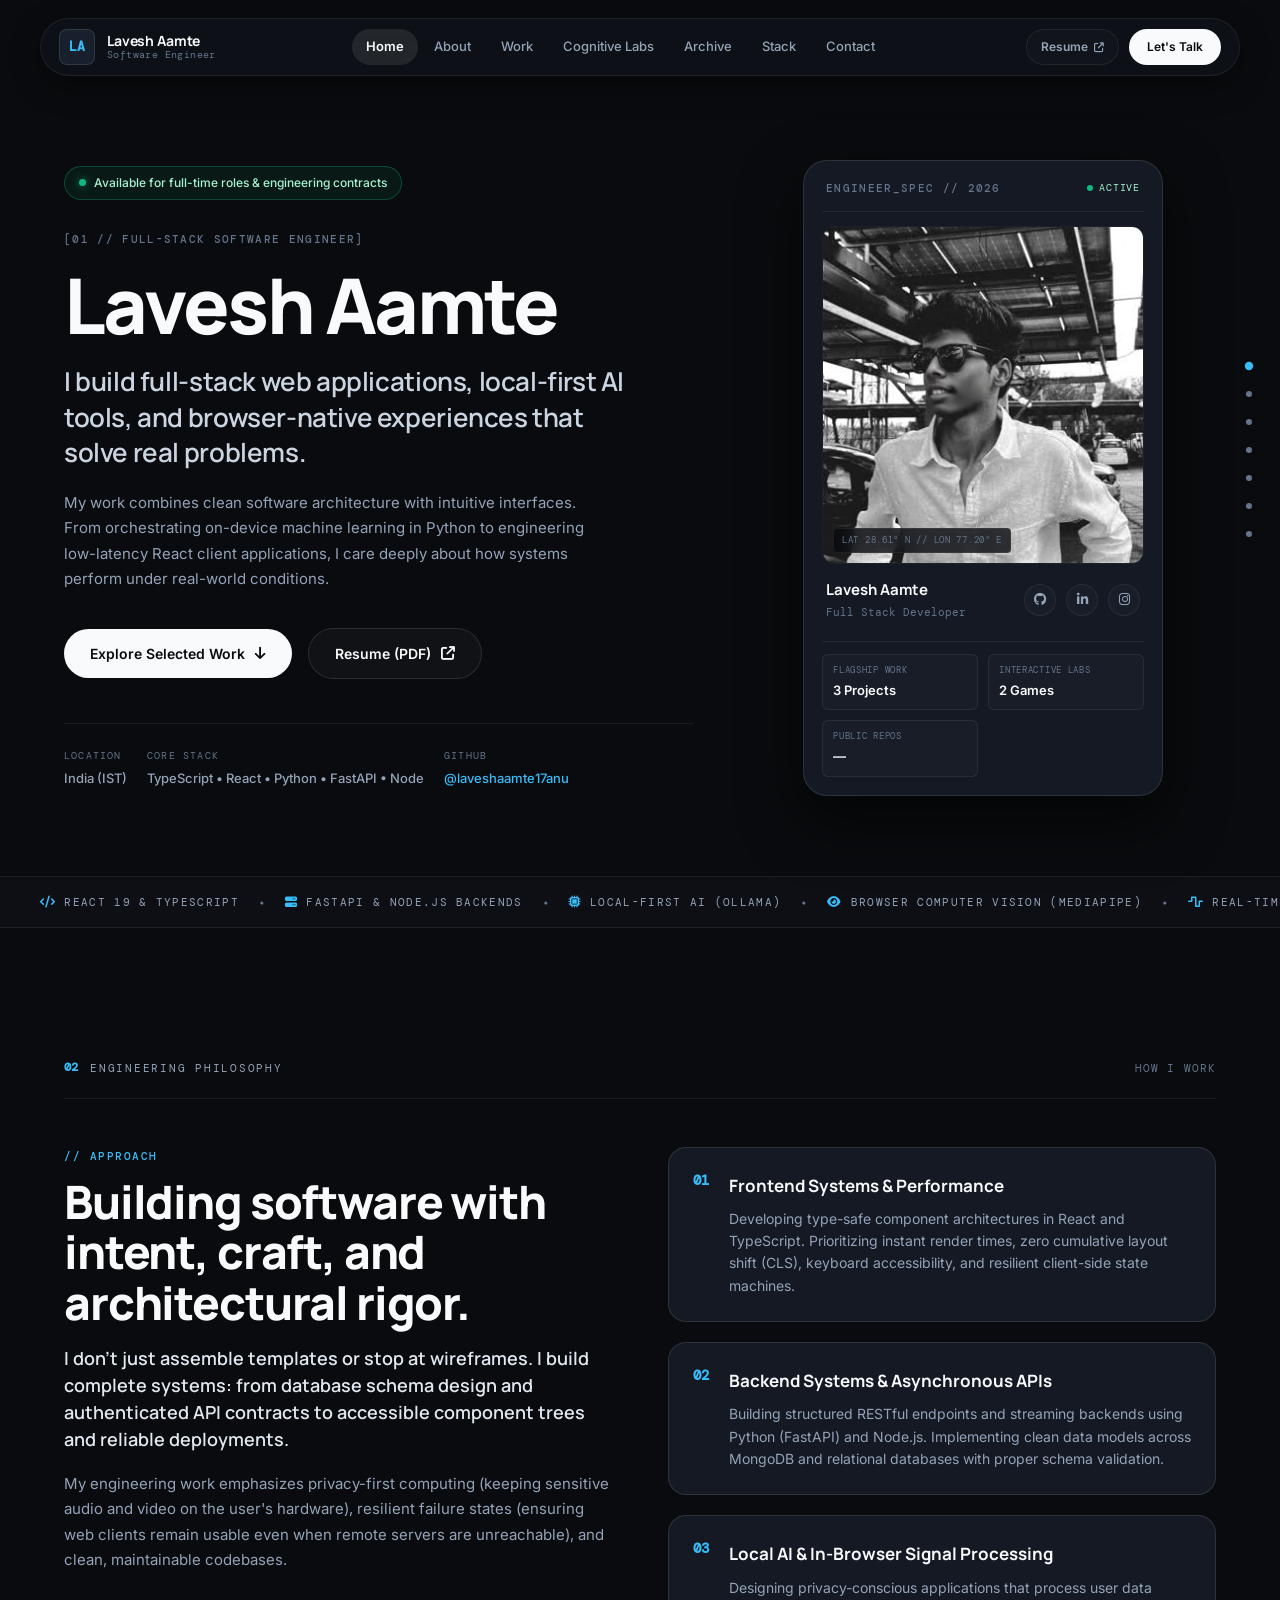
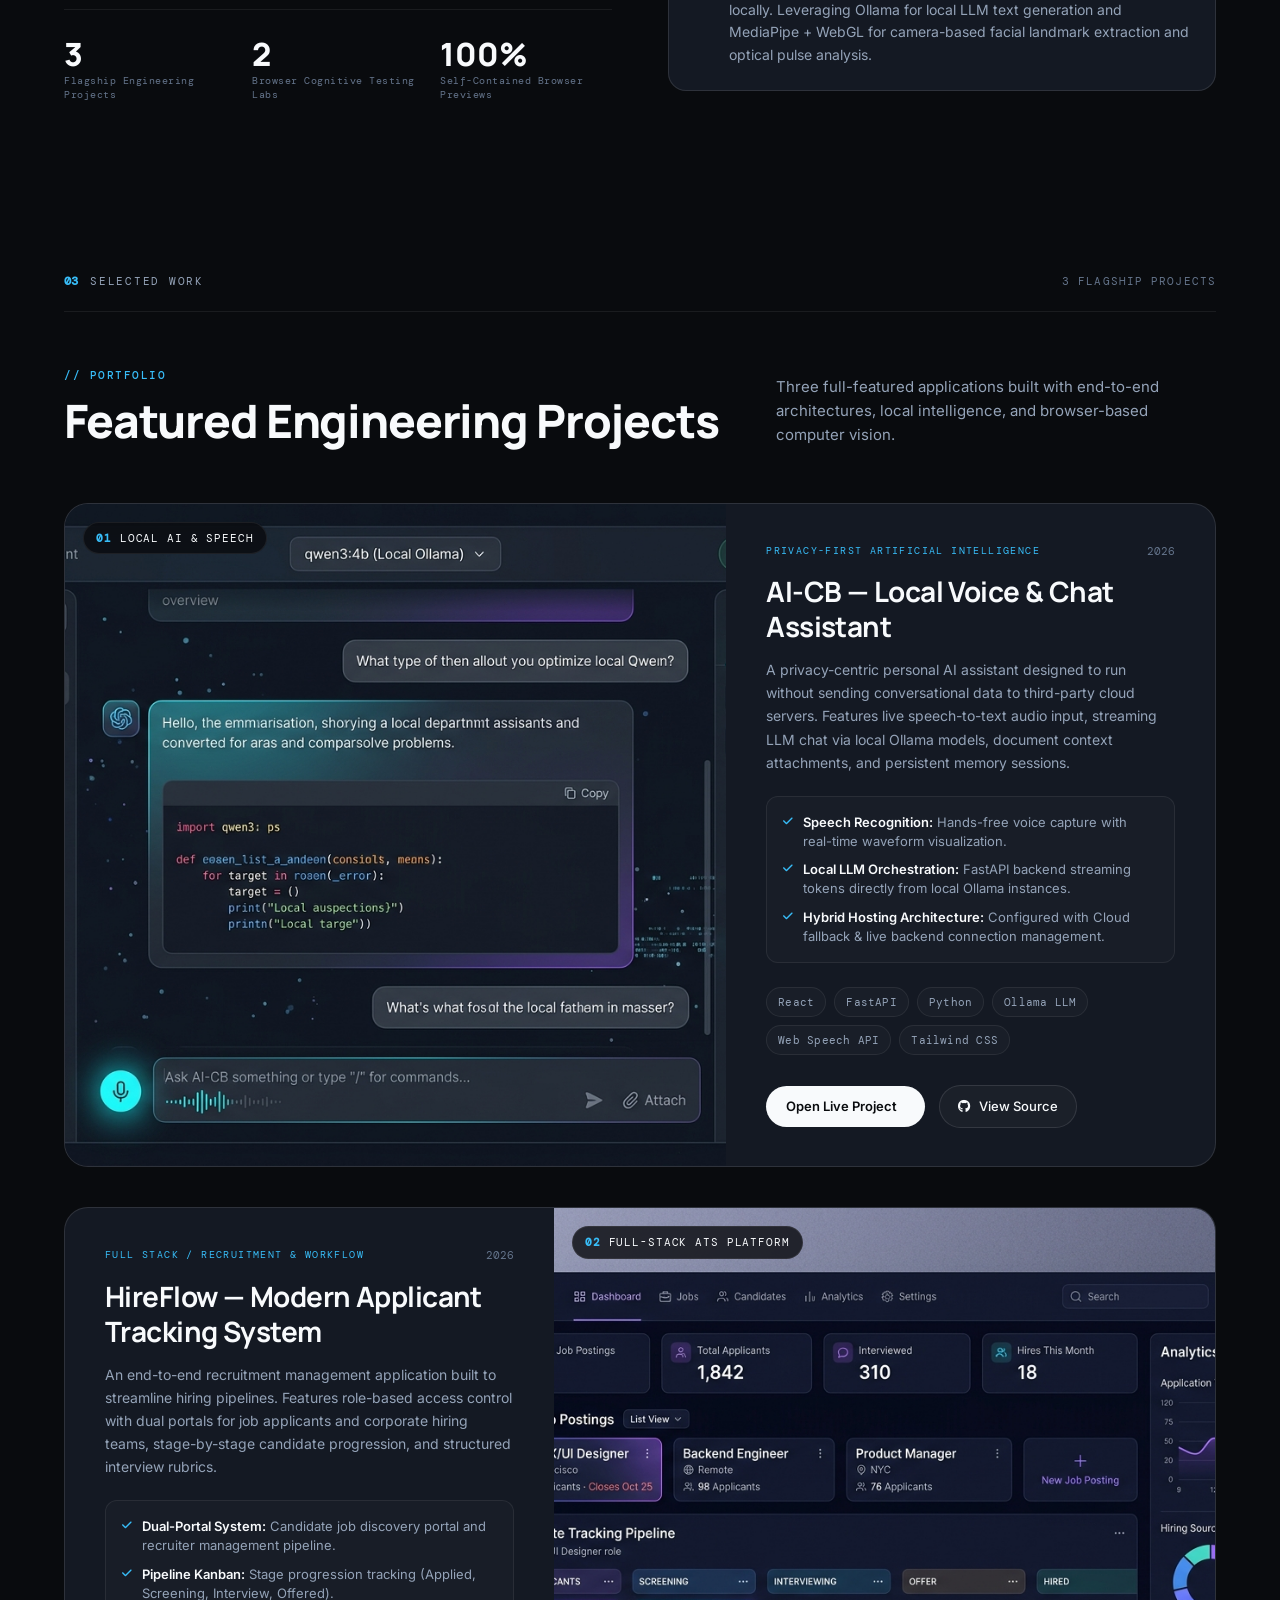
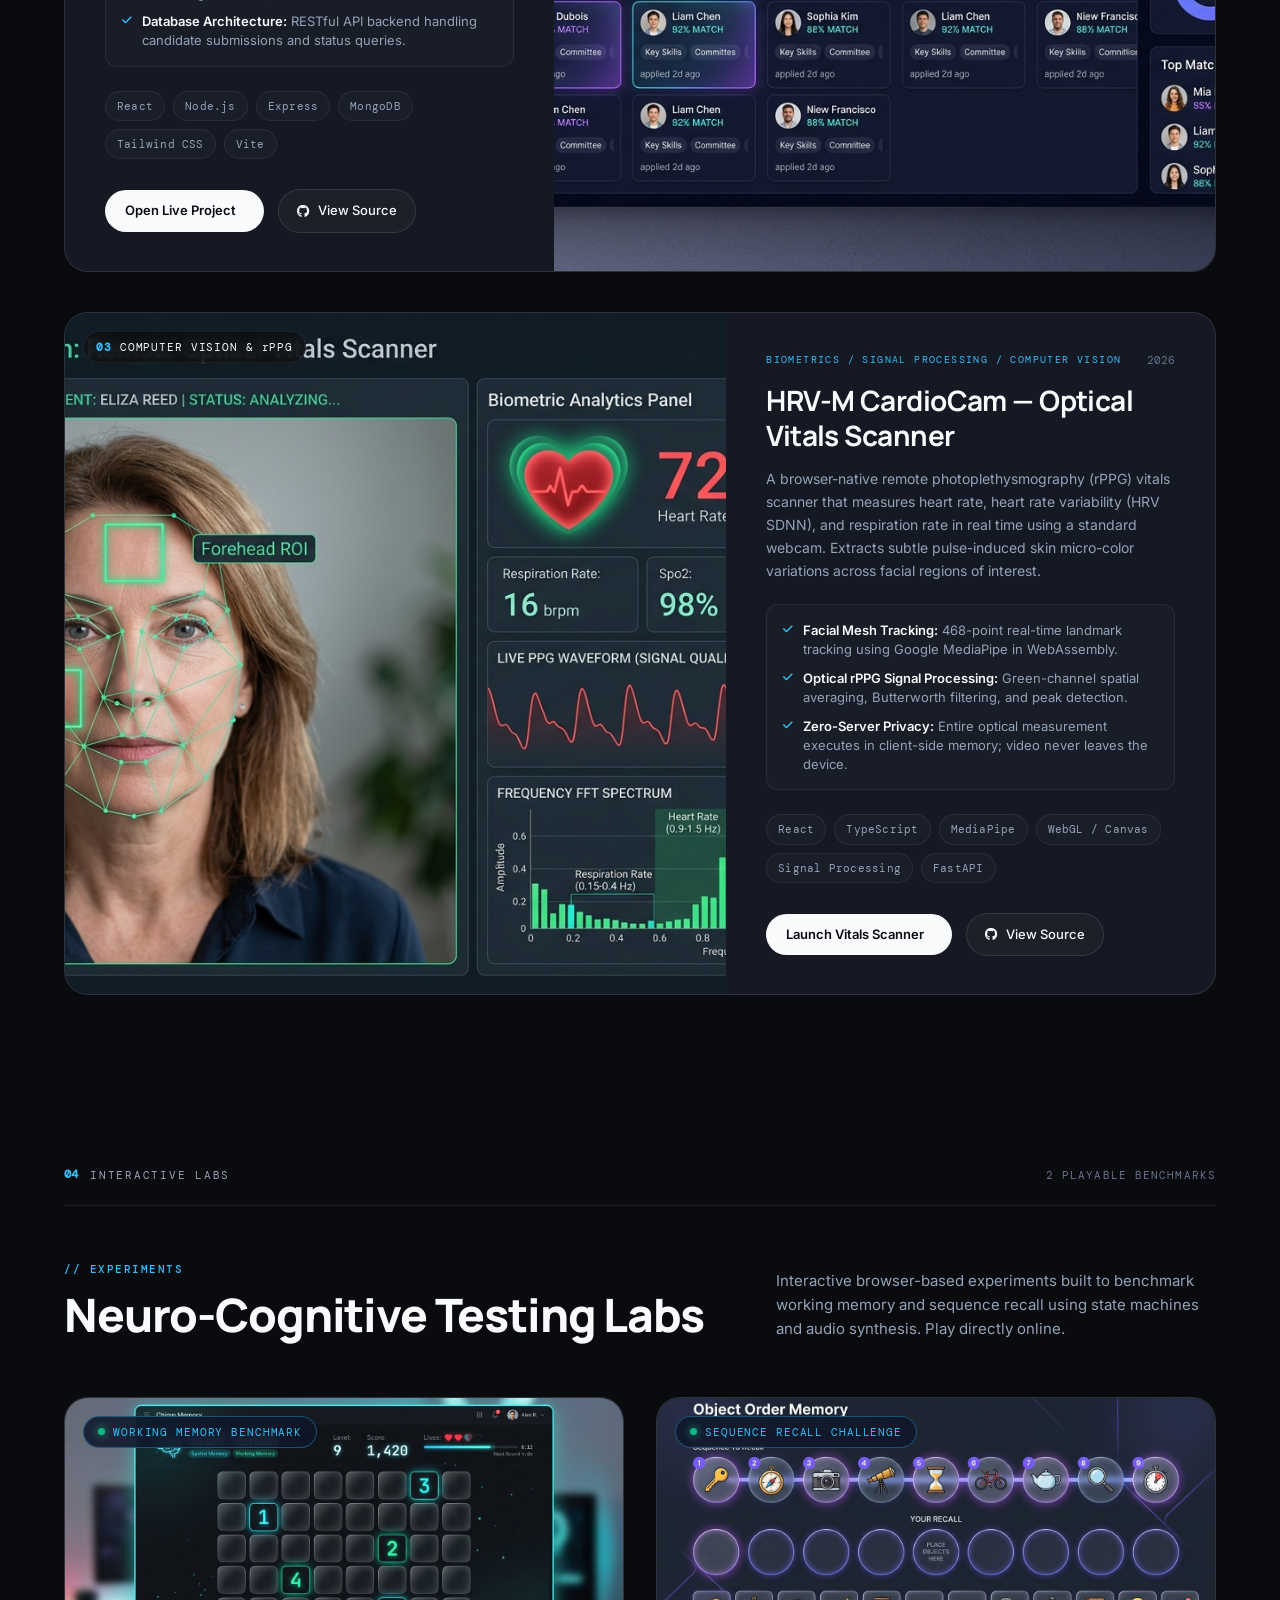
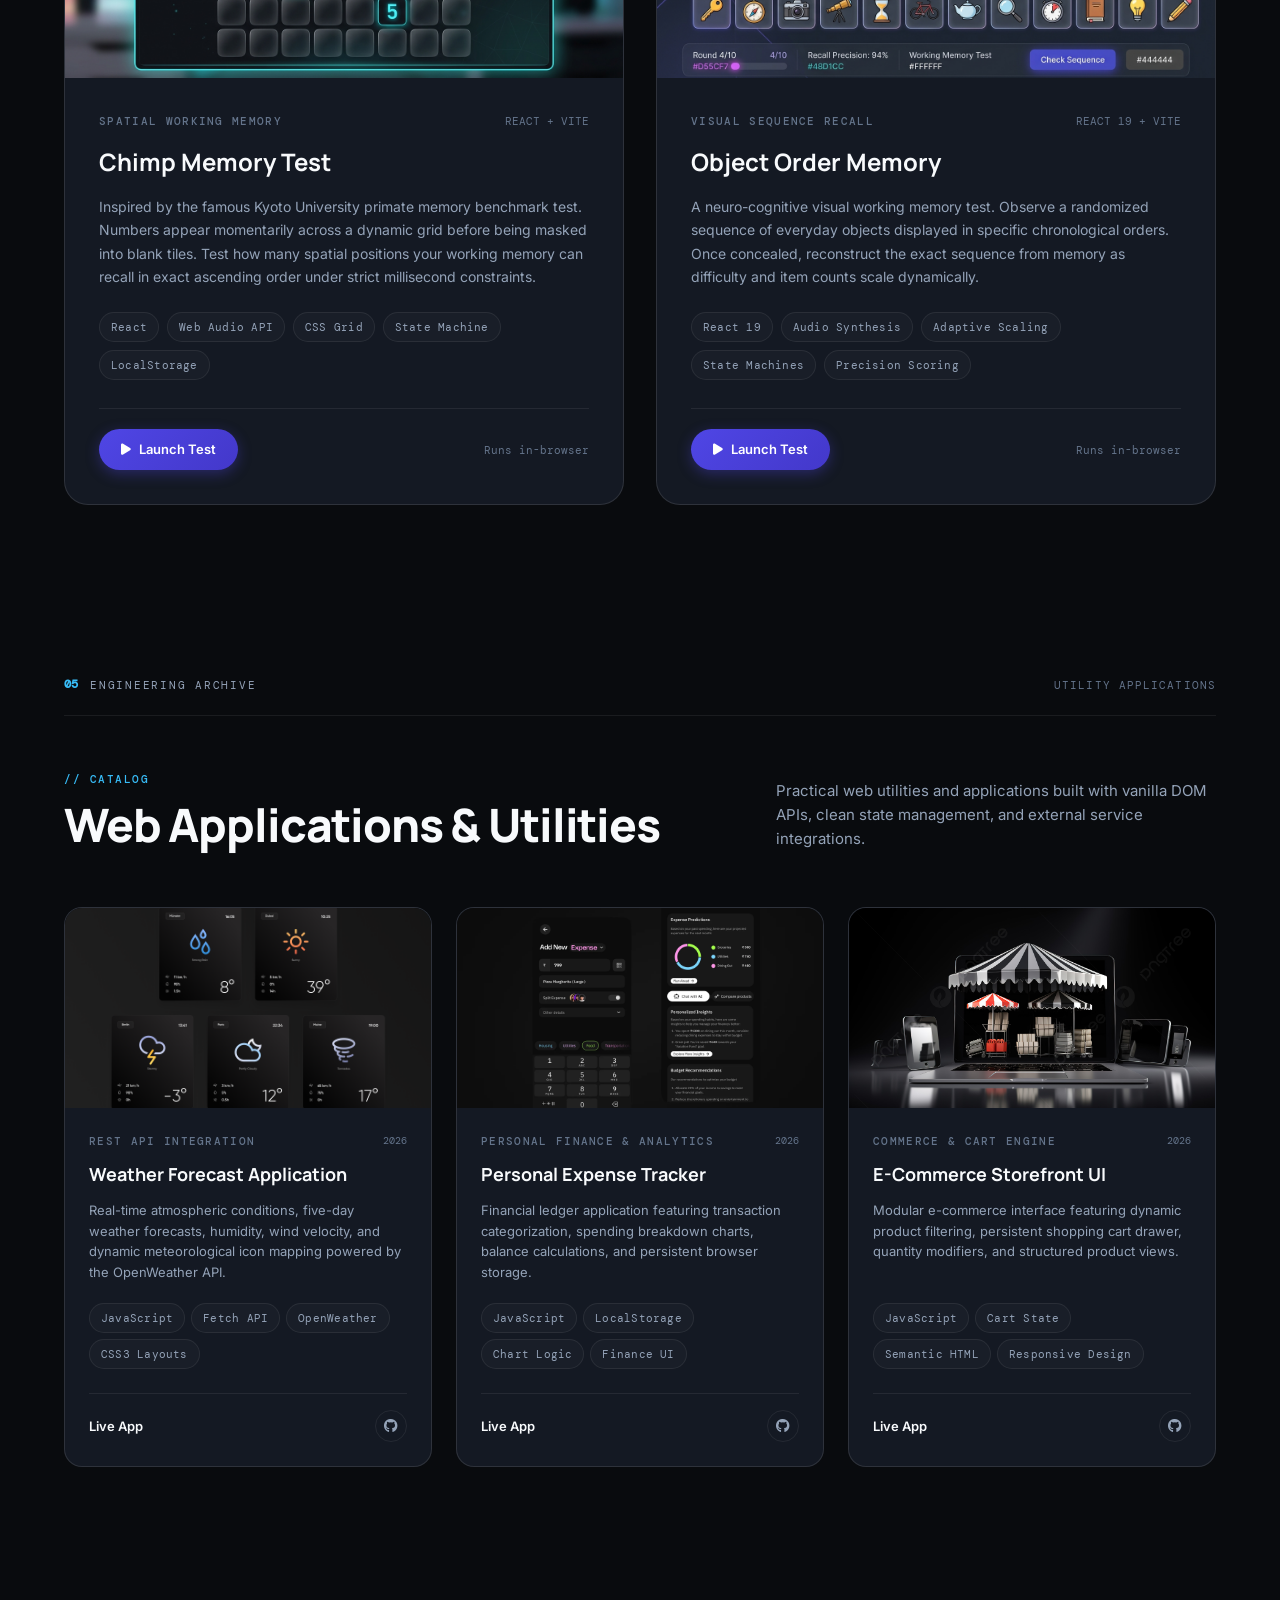
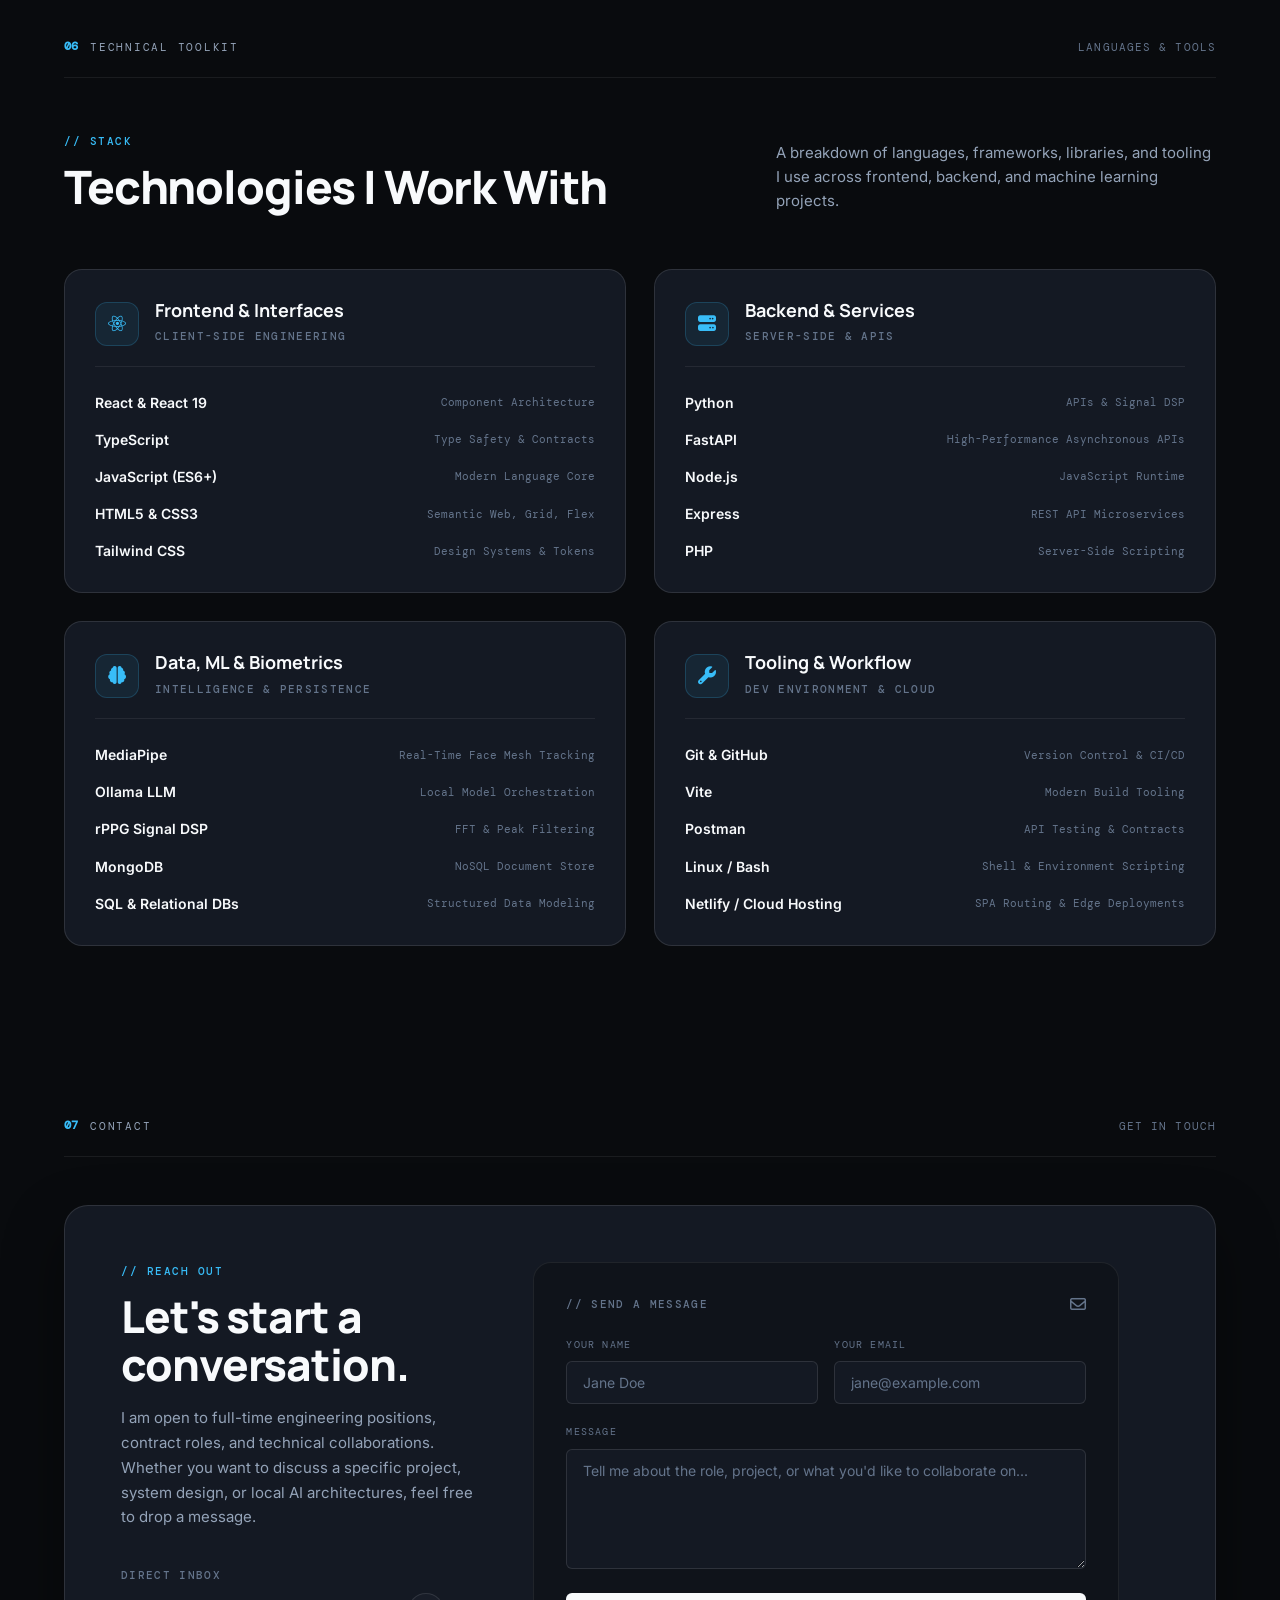
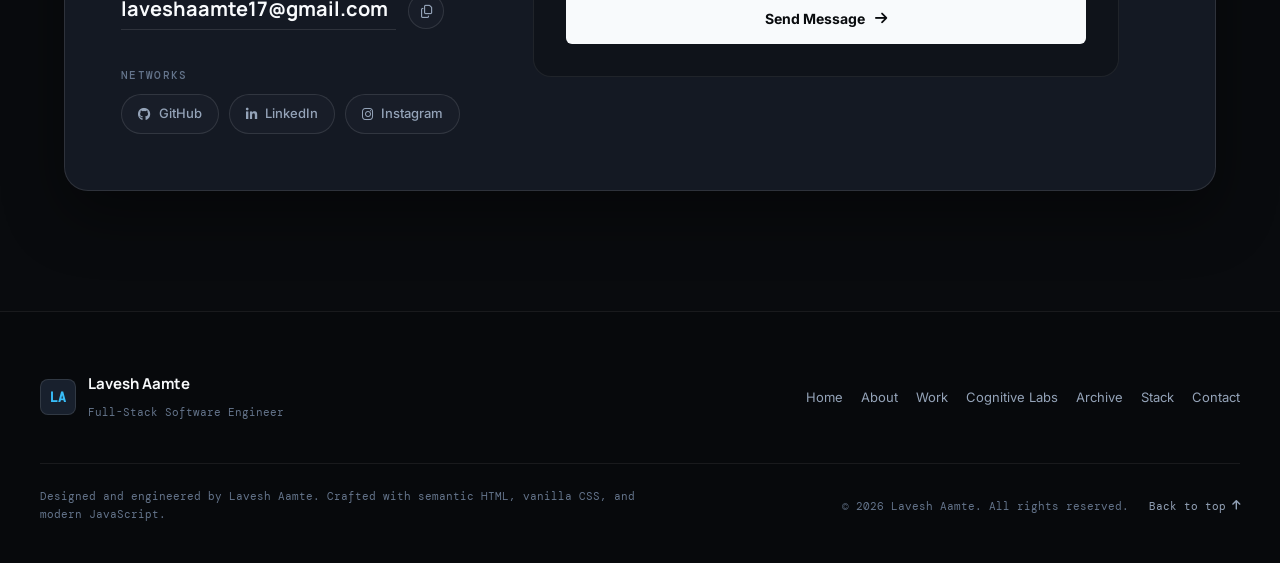
<file: index.html>
<!DOCTYPE html>
<html lang="en">
<head>
  <meta charset="UTF-8" />
  <meta name="viewport" content="width=device-width, initial-scale=1.0" />

  <title>Lavesh Aamte — Full-Stack Software Engineer</title>
  <meta
    name="description"
    content="Lavesh Aamte — Full-stack software engineer building web applications, local AI tools, and browser-native experiences. Specializing in React, TypeScript, Python, and FastAPI."
  />

  <link rel="preconnect" href="https://fonts.googleapis.com" />
  <link rel="preconnect" href="https://fonts.gstatic.com" crossorigin />
  <link
    href="https://fonts.googleapis.com/css2?family=DM+Mono:ital,wght@0,400;0,500;1,400&family=Inter:wght@300;400;500;600;700&family=Manrope:wght@500;600;700;800&display=swap"
    rel="stylesheet"
  />
  <link
    rel="stylesheet"
    href="https://cdnjs.cloudflare.com/ajax/libs/font-awesome/6.5.2/css/all.min.css"
  />
  <link rel="stylesheet" href="style.css" />
</head>

<body>

  <!-- SCROLL PROGRESS -->
  <div class="scroll-progress"><span id="scrollProgressBar"></span></div>

  <!-- SUBTLE STRUCTURAL GRID BACKGROUND -->
  <div class="grid-canvas" aria-hidden="true"></div>

  <!-- NAVBAR -->
  <header class="navbar" id="navbar">
    <a href="#home" class="brand" aria-label="Lavesh Aamte Home">
      <span class="brand-monogram">LA</span>
      <div class="brand-text">
        <span class="brand-name">Lavesh Aamte</span>
        <span class="brand-role">Software Engineer</span>
      </div>
    </a>

    <nav class="desktop-nav" aria-label="Primary Navigation">
      <a href="#home" class="nav-link active">Home</a>
      <a href="#about" class="nav-link">About</a>
      <a href="#projects" class="nav-link">Work</a>
      <a href="#games" class="nav-link">Cognitive Labs</a>
      <a href="#archive" class="nav-link">Archive</a>
      <a href="#skills" class="nav-link">Stack</a>
      <a href="#contact" class="nav-link">Contact</a>
    </nav>

    <div class="nav-actions">
      <a href="LAVESHresu.pdf" target="_blank" rel="noopener noreferrer" class="btn-nav-resume">
        <span>Resume</span>
        <i class="fa-solid fa-arrow-up-right-from-square"></i>
      </a>
      <a href="#contact" class="btn-nav-contact">Let's Talk</a>
      <button class="menu-btn" aria-label="Toggle navigation menu" aria-expanded="false">
        <i class="fa-solid fa-bars"></i>
      </button>
    </div>
  </header>

  <!-- MOBILE MENU -->
  <div class="mobile-menu" id="mobileMenu">
    <div class="mobile-menu-head">
      <span class="mono-label">// NAVIGATION</span>
      <span class="mono-label">2026</span>
    </div>
    <nav class="mobile-nav-links">
      <a href="#home"><span class="nav-num">01</span><span>Home</span><i class="fa-solid fa-arrow-right"></i></a>
      <a href="#about"><span class="nav-num">02</span><span>About & Philosophy</span><i class="fa-solid fa-arrow-right"></i></a>
      <a href="#projects"><span class="nav-num">03</span><span>Selected Work</span><i class="fa-solid fa-arrow-right"></i></a>
      <a href="#games"><span class="nav-num">04</span><span>Cognitive Labs</span><i class="fa-solid fa-arrow-right"></i></a>
      <a href="#archive"><span class="nav-num">05</span><span>Engineering Archive</span><i class="fa-solid fa-arrow-right"></i></a>
      <a href="#skills"><span class="nav-num">06</span><span>Technical Stack</span><i class="fa-solid fa-arrow-right"></i></a>
      <a href="#contact"><span class="nav-num">07</span><span>Contact</span><i class="fa-solid fa-arrow-right"></i></a>
    </nav>
    <div class="mobile-menu-footer">
      <a href="LAVESHresu.pdf" target="_blank" rel="noopener noreferrer" class="mobile-resume-btn">
        <i class="fa-solid fa-file-pdf"></i> Download Resume (PDF)
      </a>
    </div>
  </div>

  <!-- FLOATING SECTION RAIL -->
  <nav class="section-rail" aria-label="Quick Section Nav">
    <a href="#home" data-rail="home" aria-label="Home"><span></span><small>Home</small></a>
    <a href="#about" data-rail="about" aria-label="About"><span></span><small>About</small></a>
    <a href="#projects" data-rail="projects" aria-label="Work"><span></span><small>Work</small></a>
    <a href="#games" data-rail="games" aria-label="Labs"><span></span><small>Cognitive Labs</small></a>
    <a href="#archive" data-rail="archive" aria-label="Archive"><span></span><small>Archive</small></a>
    <a href="#skills" data-rail="skills" aria-label="Stack"><span></span><small>Stack</small></a>
    <a href="#contact" data-rail="contact" aria-label="Contact"><span></span><small>Contact</small></a>
  </nav>

  <main>

    <!-- =========================================================
         HERO SECTION
    ========================================================== -->
    <section class="hero-section" id="home">
      <div class="hero-layout">
        <div class="hero-content">
          <div class="status-badge">
            <span class="status-dot"></span>
            <span>Available for full-time roles &amp; engineering contracts</span>
          </div>

          <div class="hero-intro-tag">
            <span class="mono-label">[01 // FULL-STACK SOFTWARE ENGINEER]</span>
          </div>

          <h1 class="hero-title">
            Lavesh Aamte
          </h1>

          <p class="hero-subtitle">
            I build full-stack web applications, local-first AI tools, and browser-native experiences that solve real problems.
          </p>

          <p class="hero-description">
            My work combines clean software architecture with intuitive interfaces. From orchestrating on-device machine learning in Python to engineering low-latency React client applications, I care deeply about how systems perform under real-world conditions.
          </p>

          <div class="hero-cta-group">
            <a href="#projects" class="btn btn-primary">
              <span>Explore Selected Work</span>
              <i class="fa-solid fa-arrow-down"></i>
            </a>
            <a href="LAVESHresu.pdf" target="_blank" rel="noopener noreferrer" class="btn btn-secondary">
              <span>Resume (PDF)</span>
              <i class="fa-solid fa-arrow-up-right-from-square"></i>
            </a>
          </div>

          <!-- DEVELOPER SPEC BAR -->
          <div class="dev-spec-strip">
            <div class="spec-item">
              <span class="spec-label">LOCATION</span>
              <span class="spec-value">India (IST)</span>
            </div>
            <div class="spec-item">
              <span class="spec-label">CORE STACK</span>
              <span class="spec-value">TypeScript • React • Python • FastAPI • Node</span>
            </div>
            <div class="spec-item">
              <span class="spec-label">GITHUB</span>
              <a href="https://github.com/laveshaamte17anu" target="_blank" rel="noopener noreferrer" class="spec-link">
                @laveshaamte17anu <i class="fa-solid fa-arrow-up-right"></i>
              </a>
            </div>
          </div>
        </div>

        <!-- RIGHT: ENGINEER DOSSIER CARD -->
        <div class="hero-card-col">
          <div class="profile-dossier-card">
            <div class="dossier-header">
              <span class="mono-label">ENGINEER_SPEC // 2026</span>
              <span class="dossier-status"><i class="status-dot-sm"></i> ACTIVE</span>
            </div>

            <div class="dossier-photo-wrap">
              <img
                src="images/profile.png/WhatsApp Image 2026-06-29 at 7.40.54 PM.jpeg"
                alt="Lavesh Aamte — Full Stack Developer"
                class="dossier-photo"
              />
              <div class="photo-coordinates">
                <span>LAT 28.61° N // LON 77.20° E</span>
              </div>
            </div>

            <div class="dossier-footer">
              <div class="dossier-identity">
                <span class="dossier-name">Lavesh Aamte</span>
                <span class="dossier-title">Full Stack Developer</span>
              </div>
              <div class="dossier-socials">
                <a href="https://github.com/laveshaamte17anu" target="_blank" rel="noopener noreferrer" aria-label="GitHub">
                  <i class="fa-brands fa-github"></i>
                </a>
                <a href="https://www.linkedin.com/in/lavesh-aamte-0b08b9407" target="_blank" rel="noopener noreferrer" aria-label="LinkedIn">
                  <i class="fa-brands fa-linkedin-in"></i>
                </a>
                <a href="https://www.instagram.com/laveesshhh" target="_blank" rel="noopener noreferrer" aria-label="Instagram">
                  <i class="fa-brands fa-instagram"></i>
                </a>
              </div>
            </div>

            <div class="dossier-meta-grid">
              <div class="meta-cell">
                <span class="meta-caption">FLAGSHIP WORK</span>
                <strong class="meta-data">3 Projects</strong>
              </div>
              <div class="meta-cell">
                <span class="meta-caption">INTERACTIVE LABS</span>
                <strong class="meta-data">2 Games</strong>
              </div>
              <div class="meta-cell stat-github" hidden>
                <span class="meta-caption">PUBLIC REPOS</span>
                <strong class="meta-data github-repo-count">—</strong>
              </div>
            </div>
          </div>
        </div>
      </div>
    </section>

    <!-- =========================================================
         TECHNICAL FOCUS STRIP
    ========================================================== -->
    <section class="tech-focus-bar">
      <div class="focus-bar-inner">
        <span class="focus-tag"><i class="fa-solid fa-code"></i> REACT 19 &amp; TYPESCRIPT</span>
        <span class="focus-sep">•</span>
        <span class="focus-tag"><i class="fa-solid fa-server"></i> FASTAPI &amp; NODE.JS BACKENDS</span>
        <span class="focus-sep">•</span>
        <span class="focus-tag"><i class="fa-solid fa-microchip"></i> LOCAL-FIRST AI (OLLAMA)</span>
        <span class="focus-sep">•</span>
        <span class="focus-tag"><i class="fa-solid fa-eye"></i> BROWSER COMPUTER VISION (MEDIAPIPE)</span>
        <span class="focus-sep">•</span>
        <span class="focus-tag"><i class="fa-solid fa-wave-square"></i> REAL-TIME OPTICAL rPPG</span>
      </div>
    </section>

    <!-- =========================================================
         SECTION 02: ABOUT & ENGINEERING PHILOSOPHY
    ========================================================== -->
    <section class="content-section" id="about">
      <div class="section-header">
        <div class="section-header-left">
          <span class="section-index">02</span>
          <span class="section-label">ENGINEERING PHILOSOPHY</span>
        </div>
        <span class="section-meta">HOW I WORK</span>
      </div>

      <div class="about-grid">
        <div class="about-narrative">
          <span class="sub-kicker">// APPROACH</span>
          <h2 class="section-heading">
            Building software with intent, craft, and architectural rigor.
          </h2>
          <p class="about-lead-text">
            I don't just assemble templates or stop at wireframes. I build complete systems: from database schema design and authenticated API contracts to accessible component trees and reliable deployments.
          </p>
          <p class="about-body-text">
            My engineering work emphasizes privacy-first computing (keeping sensitive audio and video on the user's hardware), resilient failure states (ensuring web clients remain usable even when remote servers are unreachable), and clean, maintainable codebases.
          </p>

          <div class="verified-stats-row">
            <div class="stat-box">
              <span class="stat-number">3</span>
              <span class="stat-desc">Flagship Engineering Projects</span>
            </div>
            <div class="stat-box">
              <span class="stat-number">2</span>
              <span class="stat-desc">Browser Cognitive Testing Labs</span>
            </div>
            <div class="stat-box">
              <span class="stat-number">100%</span>
              <span class="stat-desc">Self-Contained Browser Previews</span>
            </div>
          </div>
        </div>

        <div class="about-pillars">
          <div class="pillar-card">
            <div class="pillar-number">01</div>
            <div class="pillar-content">
              <h3>Frontend Systems &amp; Performance</h3>
              <p>
                Developing type-safe component architectures in React and TypeScript. Prioritizing instant render times, zero cumulative layout shift (CLS), keyboard accessibility, and resilient client-side state machines.
              </p>
            </div>
          </div>

          <div class="pillar-card">
            <div class="pillar-number">02</div>
            <div class="pillar-content">
              <h3>Backend Systems &amp; Asynchronous APIs</h3>
              <p>
                Building structured RESTful endpoints and streaming backends using Python (FastAPI) and Node.js. Implementing clean data models across MongoDB and relational databases with proper schema validation.
              </p>
            </div>
          </div>

          <div class="pillar-card">
            <div class="pillar-number">03</div>
            <div class="pillar-content">
              <h3>Local AI &amp; In-Browser Signal Processing</h3>
              <p>
                Designing privacy-conscious applications that process user data locally. Leveraging Ollama for local LLM text generation and MediaPipe + WebGL for camera-based facial landmark extraction and optical pulse analysis.
              </p>
            </div>
          </div>
        </div>
      </div>
    </section>

    <!-- =========================================================
         SECTION 03: SELECTED WORK (FLAGSHIP PROJECTS)
    ========================================================== -->
    <section class="content-section" id="projects">
      <div class="section-header">
        <div class="section-header-left">
          <span class="section-index">03</span>
          <span class="section-label">SELECTED WORK</span>
        </div>
        <span class="section-meta">3 FLAGSHIP PROJECTS</span>
      </div>

      <div class="section-title-wrap">
        <div>
          <span class="sub-kicker">// PORTFOLIO</span>
          <h2 class="section-heading">Featured Engineering Projects</h2>
        </div>
        <p class="section-lead">
          Three full-featured applications built with end-to-end architectures, local intelligence, and browser-based computer vision.
        </p>
      </div>

      <div class="flagship-projects-list">

        <!-- =========================================================
             PROJECT 01: AI-CB
        ========================================================== -->
        <article class="featured-project-card">
          <div class="project-preview-frame">
            <img
              src="images/ai-cb/AICB.jpg"
              alt="AI-CB Local Voice & Chat Assistant Interface"
              loading="lazy"
            />
            <div class="preview-badge">
              <span class="badge-index">01</span>
              <span>LOCAL AI &amp; SPEECH</span>
            </div>
            <a href="projects/ai-cb/index.html" target="_blank" class="preview-hover-action" aria-label="Open AI-CB Live Web App">
              <span>LAUNCH APP</span>
              <i class="fa-solid fa-arrow-up-right"></i>
            </a>
          </div>

          <div class="project-details">
            <div class="project-meta-line">
              <span class="project-category">PRIVACY-FIRST ARTIFICIAL INTELLIGENCE</span>
              <span class="project-year">2026</span>
            </div>

            <h3 class="project-title">
              <a href="projects/ai-cb/index.html" target="_blank">AI-CB — Local Voice &amp; Chat Assistant</a>
            </h3>

            <p class="project-summary">
              A privacy-centric personal AI assistant designed to run without sending conversational data to third-party cloud servers. Features live speech-to-text audio input, streaming LLM chat via local Ollama models, document context attachments, and persistent memory sessions.
            </p>

            <div class="project-highlights">
              <div class="highlight-item">
                <i class="fa-solid fa-check"></i>
                <span><strong>Speech Recognition:</strong> Hands-free voice capture with real-time waveform visualization.</span>
              </div>
              <div class="highlight-item">
                <i class="fa-solid fa-check"></i>
                <span><strong>Local LLM Orchestration:</strong> FastAPI backend streaming tokens directly from local Ollama instances.</span>
              </div>
              <div class="highlight-item">
                <i class="fa-solid fa-check"></i>
                <span><strong>Hybrid Hosting Architecture:</strong> Configured with Cloud fallback &amp; live backend connection management.</span>
              </div>
            </div>

            <div class="project-tech-tags">
              <span class="tech-pill">React</span>
              <span class="tech-pill">FastAPI</span>
              <span class="tech-pill">Python</span>
              <span class="tech-pill">Ollama LLM</span>
              <span class="tech-pill">Web Speech API</span>
              <span class="tech-pill">Tailwind CSS</span>
            </div>

            <div class="project-actions">
              <a href="projects/ai-cb/index.html" target="_blank" class="action-btn-primary">
                <span>Open Live Project</span>
                <i class="fa-solid fa-arrow-up-right"></i>
              </a>
              <a href="https://github.com/laveshaamte17anu/AI-CB" target="_blank" rel="noopener noreferrer" class="action-btn-github" aria-label="AI-CB GitHub Repository">
                <i class="fa-brands fa-github"></i>
                <span>View Source</span>
              </a>
            </div>
          </div>
        </article>

        <!-- =========================================================
             PROJECT 02: HIREFLOW
        ========================================================== -->
        <article class="featured-project-card layout-reverse">
          <div class="project-preview-frame">
            <img
              src="images/hireflow/HF.jpg"
              alt="HireFlow Recruitment & ATS Platform Interface"
              loading="lazy"
            />
            <div class="preview-badge">
              <span class="badge-index">02</span>
              <span>FULL-STACK ATS PLATFORM</span>
            </div>
            <a href="projects/hireflow/index.html" target="_blank" class="preview-hover-action" aria-label="Open HireFlow Live Web App">
              <span>LAUNCH APP</span>
              <i class="fa-solid fa-arrow-up-right"></i>
            </a>
          </div>

          <div class="project-details">
            <div class="project-meta-line">
              <span class="project-category">FULL STACK / RECRUITMENT &amp; WORKFLOW</span>
              <span class="project-year">2026</span>
            </div>

            <h3 class="project-title">
              <a href="projects/hireflow/index.html" target="_blank">HireFlow — Modern Applicant Tracking System</a>
            </h3>

            <p class="project-summary">
              An end-to-end recruitment management application built to streamline hiring pipelines. Features role-based access control with dual portals for job applicants and corporate hiring teams, stage-by-stage candidate progression, and structured interview rubrics.
            </p>

            <div class="project-highlights">
              <div class="highlight-item">
                <i class="fa-solid fa-check"></i>
                <span><strong>Dual-Portal System:</strong> Candidate job discovery portal and recruiter management pipeline.</span>
              </div>
              <div class="highlight-item">
                <i class="fa-solid fa-check"></i>
                <span><strong>Pipeline Kanban:</strong> Stage progression tracking (Applied, Screening, Interview, Offered).</span>
              </div>
              <div class="highlight-item">
                <i class="fa-solid fa-check"></i>
                <span><strong>Database Architecture:</strong> RESTful API backend handling candidate submissions and status queries.</span>
              </div>
            </div>

            <div class="project-tech-tags">
              <span class="tech-pill">React</span>
              <span class="tech-pill">Node.js</span>
              <span class="tech-pill">Express</span>
              <span class="tech-pill">MongoDB</span>
              <span class="tech-pill">Tailwind CSS</span>
              <span class="tech-pill">Vite</span>
            </div>

            <div class="project-actions">
              <a href="projects/hireflow/index.html" target="_blank" class="action-btn-primary">
                <span>Open Live Project</span>
                <i class="fa-solid fa-arrow-up-right"></i>
              </a>
              <a href="https://github.com/laveshaamte17anu/HIREFLOWW" target="_blank" rel="noopener noreferrer" class="action-btn-github" aria-label="HireFlow GitHub Repository">
                <i class="fa-brands fa-github"></i>
                <span>View Source</span>
              </a>
            </div>
          </div>
        </article>

        <!-- =========================================================
             PROJECT 03: HRV-M CARDIOCAM
        ========================================================== -->
        <article class="featured-project-card">
          <div class="project-preview-frame">
            <img
              src="images/hrv-m/HRVM.jpg"
              alt="HRV-M CardioCam Optical Vitals Scanner Interface"
              loading="lazy"
            />
            <div class="preview-badge">
              <span class="badge-index">03</span>
              <span>COMPUTER VISION &amp; rPPG</span>
            </div>
            <a href="projects/hrv-m/index.html" target="_blank" class="preview-hover-action" aria-label="Open HRV-M CardioCam Scanner">
              <span>LAUNCH SCANNER</span>
              <i class="fa-solid fa-arrow-up-right"></i>
            </a>
          </div>

          <div class="project-details">
            <div class="project-meta-line">
              <span class="project-category">BIOMETRICS / SIGNAL PROCESSING / COMPUTER VISION</span>
              <span class="project-year">2026</span>
            </div>

            <h3 class="project-title">
              <a href="projects/hrv-m/index.html" target="_blank">HRV-M CardioCam — Optical Vitals Scanner</a>
            </h3>

            <p class="project-summary">
              A browser-native remote photoplethysmography (rPPG) vitals scanner that measures heart rate, heart rate variability (HRV SDNN), and respiration rate in real time using a standard webcam. Extracts subtle pulse-induced skin micro-color variations across facial regions of interest.
            </p>

            <div class="project-highlights">
              <div class="highlight-item">
                <i class="fa-solid fa-check"></i>
                <span><strong>Facial Mesh Tracking:</strong> 468-point real-time landmark tracking using Google MediaPipe in WebAssembly.</span>
              </div>
              <div class="highlight-item">
                <i class="fa-solid fa-check"></i>
                <span><strong>Optical rPPG Signal Processing:</strong> Green-channel spatial averaging, Butterworth filtering, and peak detection.</span>
              </div>
              <div class="highlight-item">
                <i class="fa-solid fa-check"></i>
                <span><strong>Zero-Server Privacy:</strong> Entire optical measurement executes in client-side memory; video never leaves the device.</span>
              </div>
            </div>

            <div class="project-tech-tags">
              <span class="tech-pill">React</span>
              <span class="tech-pill">TypeScript</span>
              <span class="tech-pill">MediaPipe</span>
              <span class="tech-pill">WebGL / Canvas</span>
              <span class="tech-pill">Signal Processing</span>
              <span class="tech-pill">FastAPI</span>
            </div>

            <div class="project-actions">
              <a href="projects/hrv-m/index.html" target="_blank" class="action-btn-primary">
                <span>Launch Vitals Scanner</span>
                <i class="fa-solid fa-arrow-up-right"></i>
              </a>
              <a href="https://github.com/laveshaamte17anu/HRV-M" target="_blank" rel="noopener noreferrer" class="action-btn-github" aria-label="HRV-M GitHub Repository">
                <i class="fa-brands fa-github"></i>
                <span>View Source</span>
              </a>
            </div>
          </div>
        </article>

      </div>
    </section>

    <!-- =========================================================
         SECTION 04: COGNITIVE LABS (INTERACTIVE GAMES)
    ========================================================== -->
    <section class="content-section" id="games">
      <div class="section-header">
        <div class="section-header-left">
          <span class="section-index">04</span>
          <span class="section-label">INTERACTIVE LABS</span>
        </div>
        <span class="section-meta">2 PLAYABLE BENCHMARKS</span>
      </div>

      <div class="section-title-wrap">
        <div>
          <span class="sub-kicker">// EXPERIMENTS</span>
          <h2 class="section-heading">Neuro-Cognitive Testing Labs</h2>
        </div>
        <p class="section-lead">
          Interactive browser-based experiments built to benchmark working memory and sequence recall using state machines and audio synthesis. Play directly online.
        </p>
      </div>

      <div class="games-grid-layout">

        <!-- GAME 01: CHIMP MEMORY -->
        <article class="interactive-lab-card">
          <div class="lab-card-preview">
            <img
              src="images/chimp-memory/CM.jpg"
              alt="Chimp Memory Working Memory Test Interface"
              loading="lazy"
            />
            <div class="lab-pill-badge">
              <span class="live-ping"></span>
              <span>WORKING MEMORY BENCHMARK</span>
            </div>
            <a href="games/chimp-memory/index.html" target="_blank" class="preview-hover-action" aria-label="Play Chimp Memory Benchmark">
              <span>PLAY LAB</span>
              <i class="fa-solid fa-play"></i>
            </a>
          </div>

          <div class="lab-card-content">
            <div class="lab-meta-header">
              <span class="mono-label">SPATIAL WORKING MEMORY</span>
              <span class="lab-platform">REACT + VITE</span>
            </div>

            <h3 class="lab-card-title">
              <a href="games/chimp-memory/index.html" target="_blank">Chimp Memory Test</a>
            </h3>

            <p class="lab-card-description">
              Inspired by the famous Kyoto University primate memory benchmark test. Numbers appear momentarily across a dynamic grid before being masked into blank tiles. Test how many spatial positions your working memory can recall in exact ascending order under strict millisecond constraints.
            </p>

            <div class="lab-tech-pills">
              <span class="tech-pill">React</span>
              <span class="tech-pill">Web Audio API</span>
              <span class="tech-pill">CSS Grid</span>
              <span class="tech-pill">State Machine</span>
              <span class="tech-pill">LocalStorage</span>
            </div>

            <div class="lab-card-footer">
              <a href="games/chimp-memory/index.html" target="_blank" class="play-lab-btn">
                <i class="fa-solid fa-play"></i>
                <span>Launch Test</span>
              </a>
              <span class="lab-run-note">Runs in-browser</span>
            </div>
          </div>
        </article>

        <!-- GAME 02: OBJECT ORDER MEMORY -->
        <article class="interactive-lab-card">
          <div class="lab-card-preview">
            <img
              src="images/object-order-memory/OOM.jpg"
              alt="Object Order Memory Test Interface"
              loading="lazy"
            />
            <div class="lab-pill-badge">
              <span class="live-ping"></span>
              <span>SEQUENCE RECALL CHALLENGE</span>
            </div>
            <a href="games/object-order-memory/index.html" target="_blank" class="preview-hover-action" aria-label="Play Object Order Memory Challenge">
              <span>PLAY LAB</span>
              <i class="fa-solid fa-play"></i>
            </a>
          </div>

          <div class="lab-card-content">
            <div class="lab-meta-header">
              <span class="mono-label">VISUAL SEQUENCE RECALL</span>
              <span class="lab-platform">REACT 19 + VITE</span>
            </div>

            <h3 class="lab-card-title">
              <a href="games/object-order-memory/index.html" target="_blank">Object Order Memory</a>
            </h3>

            <p class="lab-card-description">
              A neuro-cognitive visual working memory test. Observe a randomized sequence of everyday objects displayed in specific chronological orders. Once concealed, reconstruct the exact sequence from memory as difficulty and item counts scale dynamically.
            </p>

            <div class="lab-tech-pills">
              <span class="tech-pill">React 19</span>
              <span class="tech-pill">Audio Synthesis</span>
              <span class="tech-pill">Adaptive Scaling</span>
              <span class="tech-pill">State Machines</span>
              <span class="tech-pill">Precision Scoring</span>
            </div>

            <div class="lab-card-footer">
              <a href="games/object-order-memory/index.html" target="_blank" class="play-lab-btn">
                <i class="fa-solid fa-play"></i>
                <span>Launch Test</span>
              </a>
              <span class="lab-run-note">Runs in-browser</span>
            </div>
          </div>
        </article>

      </div>
    </section>

    <!-- =========================================================
         SECTION 05: ENGINEERING ARCHIVE (UTILITY APPLICATIONS)
    ========================================================== -->
    <section class="content-section" id="archive">
      <div class="section-header">
        <div class="section-header-left">
          <span class="section-index">05</span>
          <span class="section-label">ENGINEERING ARCHIVE</span>
        </div>
        <span class="section-meta">UTILITY APPLICATIONS</span>
      </div>

      <div class="section-title-wrap">
        <div>
          <span class="sub-kicker">// CATALOG</span>
          <h2 class="section-heading">Web Applications &amp; Utilities</h2>
        </div>
        <p class="section-lead">
          Practical web utilities and applications built with vanilla DOM APIs, clean state management, and external service integrations.
        </p>
      </div>

      <div class="archive-grid">

        <!-- ARCHIVE ITEM 01: WEATHER APP -->
        <div class="archive-card">
          <div class="archive-card-image">
            <img src="images/weather/WA.png" alt="Weather Application Preview" loading="lazy" />
          </div>
          <div class="archive-card-body">
            <div class="archive-meta">
              <span class="mono-label">REST API INTEGRATION</span>
              <span>2026</span>
            </div>
            <h3 class="archive-title">
              <a href="weather/index.html" target="_blank">Weather Forecast Application</a>
            </h3>
            <p class="archive-desc">
              Real-time atmospheric conditions, five-day weather forecasts, humidity, wind velocity, and dynamic meteorological icon mapping powered by the OpenWeather API.
            </p>
            <div class="archive-tags">
              <span class="tech-pill">JavaScript</span>
              <span class="tech-pill">Fetch API</span>
              <span class="tech-pill">OpenWeather</span>
              <span class="tech-pill">CSS3 Layouts</span>
            </div>
            <div class="archive-links">
              <a href="weather/index.html" target="_blank" class="archive-link-btn">
                <span>Live App</span>
                <i class="fa-solid fa-arrow-up-right"></i>
              </a>
              <a href="https://github.com/laveshaamte17anu/weather-app" target="_blank" rel="noopener noreferrer" class="archive-github-link" aria-label="Weather App GitHub">
                <i class="fa-brands fa-github"></i>
              </a>
            </div>
          </div>
        </div>

        <!-- ARCHIVE ITEM 02: EXPENSE TRACKER -->
        <div class="archive-card">
          <div class="archive-card-image">
            <img src="images/expense/ET.webp" alt="Expense Tracker Application Preview" loading="lazy" />
          </div>
          <div class="archive-card-body">
            <div class="archive-meta">
              <span class="mono-label">PERSONAL FINANCE &amp; ANALYTICS</span>
              <span>2026</span>
            </div>
            <h3 class="archive-title">
              <a href="expense/index.html" target="_blank">Personal Expense Tracker</a>
            </h3>
            <p class="archive-desc">
              Financial ledger application featuring transaction categorization, spending breakdown charts, balance calculations, and persistent browser storage.
            </p>
            <div class="archive-tags">
              <span class="tech-pill">JavaScript</span>
              <span class="tech-pill">LocalStorage</span>
              <span class="tech-pill">Chart Logic</span>
              <span class="tech-pill">Finance UI</span>
            </div>
            <div class="archive-links">
              <a href="expense/index.html" target="_blank" class="archive-link-btn">
                <span>Live App</span>
                <i class="fa-solid fa-arrow-up-right"></i>
              </a>
              <a href="https://github.com/laveshaamte17anu/Expense-tracker" target="_blank" rel="noopener noreferrer" class="archive-github-link" aria-label="Expense Tracker GitHub">
                <i class="fa-brands fa-github"></i>
              </a>
            </div>
          </div>
        </div>

        <!-- ARCHIVE ITEM 03: E-COMMERCE -->
        <div class="archive-card">
          <div class="archive-card-image">
            <img src="images/ecommerce/EC.jpg" alt="E-Commerce Storefront Preview" loading="lazy" />
          </div>
          <div class="archive-card-body">
            <div class="archive-meta">
              <span class="mono-label">COMMERCE &amp; CART ENGINE</span>
              <span>2026</span>
            </div>
            <h3 class="archive-title">
              <a href="ecommerce/index.html" target="_blank">E-Commerce Storefront UI</a>
            </h3>
            <p class="archive-desc">
              Modular e-commerce interface featuring dynamic product filtering, persistent shopping cart drawer, quantity modifiers, and structured product views.
            </p>
            <div class="archive-tags">
              <span class="tech-pill">JavaScript</span>
              <span class="tech-pill">Cart State</span>
              <span class="tech-pill">Semantic HTML</span>
              <span class="tech-pill">Responsive Design</span>
            </div>
            <div class="archive-links">
              <a href="ecommerce/index.html" target="_blank" class="archive-link-btn">
                <span>Live App</span>
                <i class="fa-solid fa-arrow-up-right"></i>
              </a>
              <a href="https://github.com/laveshaamte17anu/ecommerce" target="_blank" rel="noopener noreferrer" class="archive-github-link" aria-label="E-Commerce GitHub">
                <i class="fa-brands fa-github"></i>
              </a>
            </div>
          </div>
        </div>

      </div>
    </section>

    <!-- =========================================================
         SECTION 06: TECHNICAL TOOLKIT
    ========================================================== -->
    <section class="content-section" id="skills">
      <div class="section-header">
        <div class="section-header-left">
          <span class="section-index">06</span>
          <span class="section-label">TECHNICAL TOOLKIT</span>
        </div>
        <span class="section-meta">LANGUAGES &amp; TOOLS</span>
      </div>

      <div class="section-title-wrap">
        <div>
          <span class="sub-kicker">// STACK</span>
          <h2 class="section-heading">Technologies I Work With</h2>
        </div>
        <p class="section-lead">
          A breakdown of languages, frameworks, libraries, and tooling I use across frontend, backend, and machine learning projects.
        </p>
      </div>

      <div class="toolkit-grid">

        <!-- TOOLKIT CARD 01: FRONTEND -->
        <div class="toolkit-card">
          <div class="toolkit-card-header">
            <span class="toolkit-icon"><i class="fa-brands fa-react"></i></span>
            <div>
              <h3>Frontend &amp; Interfaces</h3>
              <span class="mono-label">CLIENT-SIDE ENGINEERING</span>
            </div>
          </div>
          <ul class="toolkit-list">
            <li>
              <div class="tool-item">
                <span class="tool-name">React &amp; React 19</span>
                <span class="tool-role">Component Architecture</span>
              </div>
            </li>
            <li>
              <div class="tool-item">
                <span class="tool-name">TypeScript</span>
                <span class="tool-role">Type Safety &amp; Contracts</span>
              </div>
            </li>
            <li>
              <div class="tool-item">
                <span class="tool-name">JavaScript (ES6+)</span>
                <span class="tool-role">Modern Language Core</span>
              </div>
            </li>
            <li>
              <div class="tool-item">
                <span class="tool-name">HTML5 &amp; CSS3</span>
                <span class="tool-role">Semantic Web, Grid, Flex</span>
              </div>
            </li>
            <li>
              <div class="tool-item">
                <span class="tool-name">Tailwind CSS</span>
                <span class="tool-role">Design Systems &amp; Tokens</span>
              </div>
            </li>
          </ul>
        </div>

        <!-- TOOLKIT CARD 02: BACKEND -->
        <div class="toolkit-card">
          <div class="toolkit-card-header">
            <span class="toolkit-icon"><i class="fa-solid fa-server"></i></span>
            <div>
              <h3>Backend &amp; Services</h3>
              <span class="mono-label">SERVER-SIDE &amp; APIS</span>
            </div>
          </div>
          <ul class="toolkit-list">
            <li>
              <div class="tool-item">
                <span class="tool-name">Python</span>
                <span class="tool-role">APIs &amp; Signal DSP</span>
              </div>
            </li>
            <li>
              <div class="tool-item">
                <span class="tool-name">FastAPI</span>
                <span class="tool-role">High-Performance Asynchronous APIs</span>
              </div>
            </li>
            <li>
              <div class="tool-item">
                <span class="tool-name">Node.js</span>
                <span class="tool-role">JavaScript Runtime</span>
              </div>
            </li>
            <li>
              <div class="tool-item">
                <span class="tool-name">Express</span>
                <span class="tool-role">REST API Microservices</span>
              </div>
            </li>
            <li>
              <div class="tool-item">
                <span class="tool-name">PHP</span>
                <span class="tool-role">Server-Side Scripting</span>
              </div>
            </li>
          </ul>
        </div>

        <!-- TOOLKIT CARD 03: DATA & AI -->
        <div class="toolkit-card">
          <div class="toolkit-card-header">
            <span class="toolkit-icon"><i class="fa-solid fa-brain"></i></span>
            <div>
              <h3>Data, ML &amp; Biometrics</h3>
              <span class="mono-label">INTELLIGENCE &amp; PERSISTENCE</span>
            </div>
          </div>
          <ul class="toolkit-list">
            <li>
              <div class="tool-item">
                <span class="tool-name">MediaPipe</span>
                <span class="tool-role">Real-Time Face Mesh Tracking</span>
              </div>
            </li>
            <li>
              <div class="tool-item">
                <span class="tool-name">Ollama LLM</span>
                <span class="tool-role">Local Model Orchestration</span>
              </div>
            </li>
            <li>
              <div class="tool-item">
                <span class="tool-name">rPPG Signal DSP</span>
                <span class="tool-role">FFT &amp; Peak Filtering</span>
              </div>
            </li>
            <li>
              <div class="tool-item">
                <span class="tool-name">MongoDB</span>
                <span class="tool-role">NoSQL Document Store</span>
              </div>
            </li>
            <li>
              <div class="tool-item">
                <span class="tool-name">SQL &amp; Relational DBs</span>
                <span class="tool-role">Structured Data Modeling</span>
              </div>
            </li>
          </ul>
        </div>

        <!-- TOOLKIT CARD 04: TOOLING & DEVOPS -->
        <div class="toolkit-card">
          <div class="toolkit-card-header">
            <span class="toolkit-icon"><i class="fa-solid fa-wrench"></i></span>
            <div>
              <h3>Tooling &amp; Workflow</h3>
              <span class="mono-label">DEV ENVIRONMENT &amp; CLOUD</span>
            </div>
          </div>
          <ul class="toolkit-list">
            <li>
              <div class="tool-item">
                <span class="tool-name">Git &amp; GitHub</span>
                <span class="tool-role">Version Control &amp; CI/CD</span>
              </div>
            </li>
            <li>
              <div class="tool-item">
                <span class="tool-name">Vite</span>
                <span class="tool-role">Modern Build Tooling</span>
              </div>
            </li>
            <li>
              <div class="tool-item">
                <span class="tool-name">Postman</span>
                <span class="tool-role">API Testing &amp; Contracts</span>
              </div>
            </li>
            <li>
              <div class="tool-item">
                <span class="tool-name">Linux / Bash</span>
                <span class="tool-role">Shell &amp; Environment Scripting</span>
              </div>
            </li>
            <li>
              <div class="tool-item">
                <span class="tool-name">Netlify / Cloud Hosting</span>
                <span class="tool-role">SPA Routing &amp; Edge Deployments</span>
              </div>
            </li>
          </ul>
        </div>

      </div>
    </section>

    <!-- =========================================================
         SECTION 07: CONTACT & CONVERSATION
    ========================================================== -->
    <section class="content-section" id="contact">
      <div class="section-header">
        <div class="section-header-left">
          <span class="section-index">07</span>
          <span class="section-label">CONTACT</span>
        </div>
        <span class="section-meta">GET IN TOUCH</span>
      </div>

      <div class="contact-box-container">
        <div class="contact-info-col">
          <span class="sub-kicker">// REACH OUT</span>
          <h2 class="contact-headline">
            Let's start a conversation.
          </h2>
          <p class="contact-desc">
            I am open to full-time engineering positions, contract roles, and technical collaborations. Whether you want to discuss a specific project, system design, or local AI architectures, feel free to drop a message.
          </p>

          <div class="email-direct-block">
            <span class="mono-label">DIRECT INBOX</span>
            <div class="email-action-row">
              <a href="mailto:laveshaamte17@gmail.com" class="direct-email-link">
                <span>laveshaamte17@gmail.com</span>
                <i class="fa-solid fa-arrow-up-right"></i>
              </a>
              <button class="copy-email-btn" type="button" data-email="laveshaamte17@gmail.com" aria-label="Copy email address to clipboard">
                <i class="fa-regular fa-copy"></i>
              </button>
            </div>
          </div>

          <div class="contact-social-links">
            <span class="mono-label">NETWORKS</span>
            <div class="social-pills-row">
              <a href="https://github.com/laveshaamte17anu" target="_blank" rel="noopener noreferrer" class="social-pill">
                <i class="fa-brands fa-github"></i>
                <span>GitHub</span>
              </a>
              <a href="https://www.linkedin.com/in/lavesh-aamte-0b08b9407" target="_blank" rel="noopener noreferrer" class="social-pill">
                <i class="fa-brands fa-linkedin-in"></i>
                <span>LinkedIn</span>
              </a>
              <a href="https://www.instagram.com/laveesshhh" target="_blank" rel="noopener noreferrer" class="social-pill">
                <i class="fa-brands fa-instagram"></i>
                <span>Instagram</span>
              </a>
            </div>
          </div>
        </div>

        <div class="contact-form-col">
          <div class="form-wrapper">
            <div class="form-header">
              <span class="mono-label">// SEND A MESSAGE</span>
              <i class="fa-regular fa-envelope"></i>
            </div>

            <form id="contactForm" novalidate>
              <div class="form-grid-row">
                <div class="form-field">
                  <label for="name">YOUR NAME</label>
                  <input
                    id="name"
                    name="name"
                    type="text"
                    placeholder="Jane Doe"
                    autocomplete="name"
                    required
                  />
                </div>
                <div class="form-field">
                  <label for="email">YOUR EMAIL</label>
                  <input
                    id="email"
                    name="email"
                    type="email"
                    placeholder="jane@example.com"
                    autocomplete="email"
                    required
                  />
                </div>
              </div>

              <div class="form-field">
                <label for="message">MESSAGE</label>
                <textarea
                  id="message"
                  name="message"
                  rows="5"
                  placeholder="Tell me about the role, project, or what you'd like to collaborate on..."
                  required
                ></textarea>
              </div>

              <button class="form-submit-btn" type="submit">
                <span>Send Message</span>
                <i class="fa-solid fa-arrow-right"></i>
              </button>
            </form>
          </div>
        </div>
      </div>
    </section>

  </main>

  <!-- =========================================================
       FOOTER
  ========================================================== -->
  <footer class="site-footer">
    <div class="footer-inner">
      <div class="footer-top-row">
        <div class="footer-brand">
          <span class="brand-monogram">LA</span>
          <div>
            <strong class="footer-name">Lavesh Aamte</strong>
            <span class="footer-tagline">Full-Stack Software Engineer</span>
          </div>
        </div>

        <div class="footer-nav">
          <a href="#home">Home</a>
          <a href="#about">About</a>
          <a href="#projects">Work</a>
          <a href="#games">Cognitive Labs</a>
          <a href="#archive">Archive</a>
          <a href="#skills">Stack</a>
          <a href="#contact">Contact</a>
        </div>
      </div>

      <div class="footer-bottom-row">
        <p class="footer-credits">
          Designed and engineered by Lavesh Aamte. Crafted with semantic HTML, vanilla CSS, and modern JavaScript.
        </p>

        <div class="footer-right-actions">
          <span>&copy; 2026 Lavesh Aamte. All rights reserved.</span>
          <a href="#home" class="back-to-top-link">
            <span>Back to top</span>
            <i class="fa-solid fa-arrow-up"></i>
          </a>
        </div>
      </div>
    </div>
  </footer>

  <!-- FLOATING BACK TO TOP BUTTON -->
  <button class="floating-back-top" id="backToTop" aria-label="Back to top">
    <i class="fa-solid fa-arrow-up"></i>
  </button>

  <script src="script.js"></script>
</body>
</html>
</file>
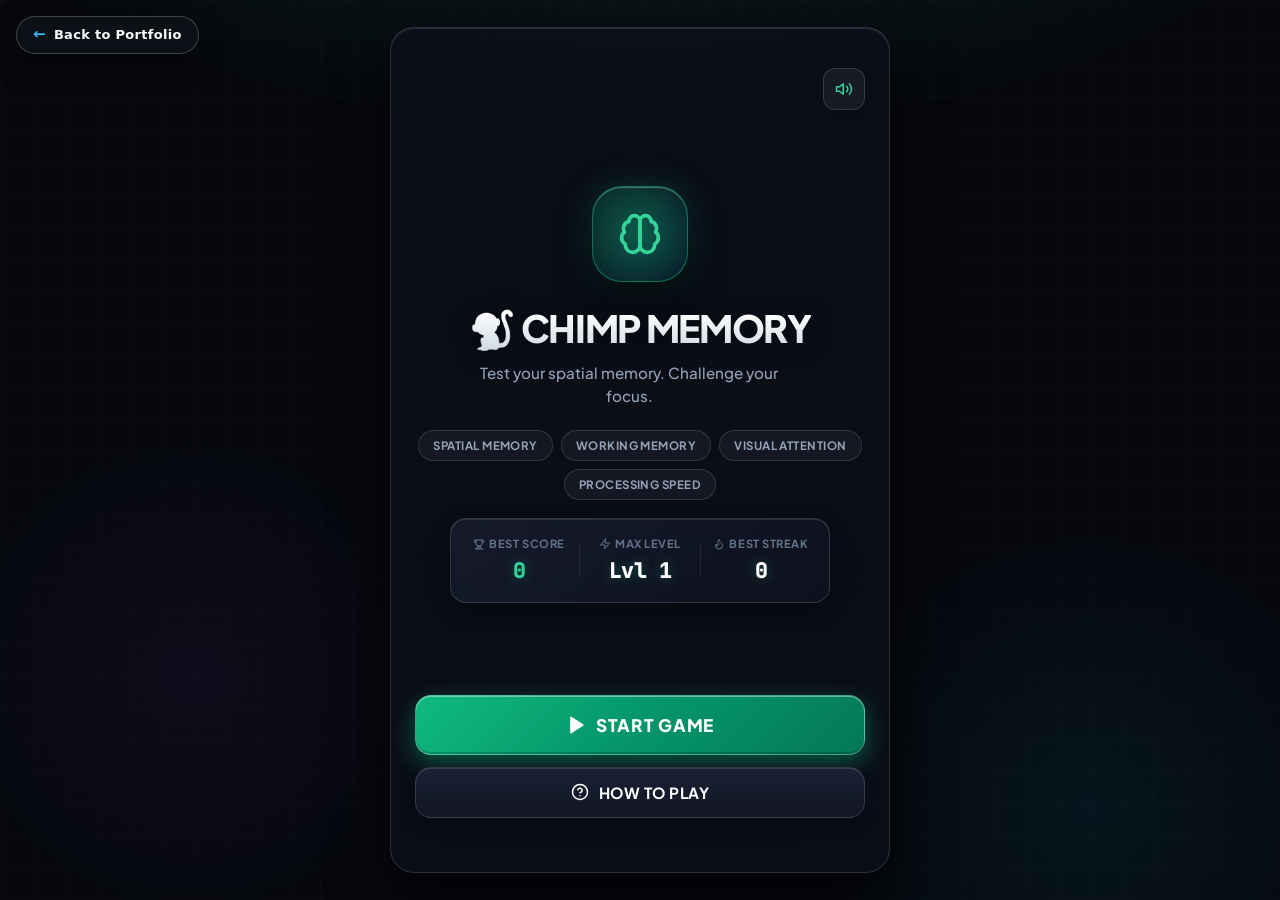
<file: games/chimp-memory/index.html>
<!DOCTYPE html>
<html lang="en">
  <head>
    <meta charset="UTF-8" />
    <link rel="icon" type="image/svg+xml" href="./favicon.svg" />
    <meta name="viewport" content="width=device-width, initial-scale=1.0, maximum-scale=1.0, user-scalable=no, viewport-fit=cover" />
    <meta name="theme-color" content="#090a0f" />
    <meta name="apple-mobile-web-app-capable" content="yes" />
    <meta name="apple-mobile-web-app-status-bar-style" content="black-translucent" />
    <meta name="description" content="Chimp Memory - Elite Spatial Memory & Cognitive Training Mobile Game" />
    <link rel="preconnect" href="https://fonts.googleapis.com">
    <link rel="preconnect" href="https://fonts.gstatic.com" crossorigin>
    <link href="https://fonts.googleapis.com/css2?family=Plus+Jakarta+Sans:wght@400;500;600;700;800&family=JetBrains+Mono:wght@500;700&display=swap" rel="stylesheet">
    <title>Chimp Memory — Cognitive Focus Training</title>
    <script type="module" crossorigin src="./assets/index-BTc6tTC1.js"></script>
    <link rel="stylesheet" crossorigin href="./assets/index-BRcR2M3w.css">
  </head>
  <body>

    <!-- Return to Portfolio Floating Pill -->
    <a href="../../#games" id="portfolio-return-badge" style="position:fixed;top:16px;left:16px;z-index:999999;display:inline-flex;align-items:center;gap:8px;padding:8px 16px;background:rgba(15,18,25,0.85);backdrop-filter:blur(12px);-webkit-backdrop-filter:blur(12px);color:#f8fafc;border:1px solid rgba(255,255,255,0.22);border-radius:9999px;font-size:13px;font-weight:600;text-decoration:none;font-family:system-ui,-apple-system,BlinkMacSystemFont,'Segoe UI',Roboto,sans-serif;box-shadow:0 8px 24px rgba(0,0,0,0.5);transition:all .2s ease;letter-spacing:0.3px;">
      <span style="color:#38bdf8;font-size:15px;line-height:1;">&larr;</span> Back to Portfolio
    </a>
  
    <div id="root"></div>
  </body>
</html>
</file>
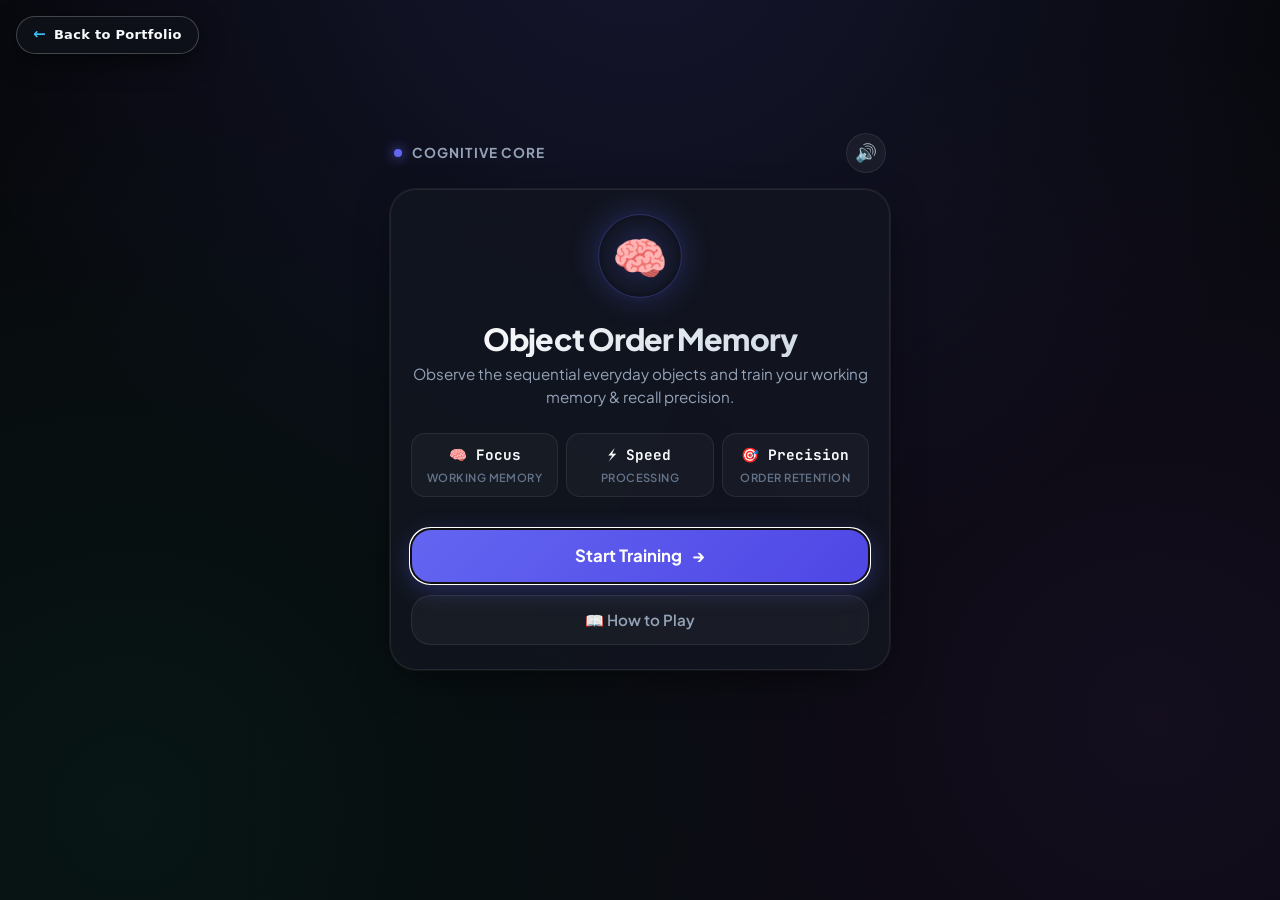
<file: games/object-order-memory/index.html>
<!DOCTYPE html>
<html lang="en">
  <head>
    <meta charset="UTF-8" />
    <link rel="icon" href="data:image/svg+xml,<svg xmlns=%22http://www.w3.org/2000/svg%22 viewBox=%220%22%20%220%22%20100%20100><text y=%22.9em%22 font-size=%2290%22>🧠</text></svg>" />
    <meta name="viewport" content="width=device-width, initial-scale=1.0, maximum-scale=1.0, user-scalable=no" />
    <meta name="theme-color" content="#0d0f12" />
    <meta name="description" content="Object Order Memory - A cognitive memory training game designed with Apple Health/Fitbit aesthetics." />
    <title>Object Order Memory | Cognitive Training</title>
    <link rel="preconnect" href="https://fonts.googleapis.com">
    <link rel="preconnect" href="https://fonts.gstatic.com" crossorigin>
    <link href="https://fonts.googleapis.com/css2?family=Plus+Jakarta+Sans:wght@300;400;500;600;700;800&family=JetBrains+Mono:wght@400;500;700&display=swap" rel="stylesheet">
    <script type="module" crossorigin src="./assets/index-B7ojjiP0.js"></script>
    <link rel="stylesheet" crossorigin href="./assets/index-W4M8sGpy.css">
  </head>
  <body>

    <!-- Return to Portfolio Floating Pill -->
    <a href="../../#games" id="portfolio-return-badge" style="position:fixed;top:16px;left:16px;z-index:999999;display:inline-flex;align-items:center;gap:8px;padding:8px 16px;background:rgba(15,18,25,0.85);backdrop-filter:blur(12px);-webkit-backdrop-filter:blur(12px);color:#f8fafc;border:1px solid rgba(255,255,255,0.22);border-radius:9999px;font-size:13px;font-weight:600;text-decoration:none;font-family:system-ui,-apple-system,BlinkMacSystemFont,'Segoe UI',Roboto,sans-serif;box-shadow:0 8px 24px rgba(0,0,0,0.5);transition:all .2s ease;letter-spacing:0.3px;">
      <span style="color:#38bdf8;font-size:15px;line-height:1;">&larr;</span> Back to Portfolio
    </a>
  
    <div id="root"></div>
  </body>
</html>
</file>
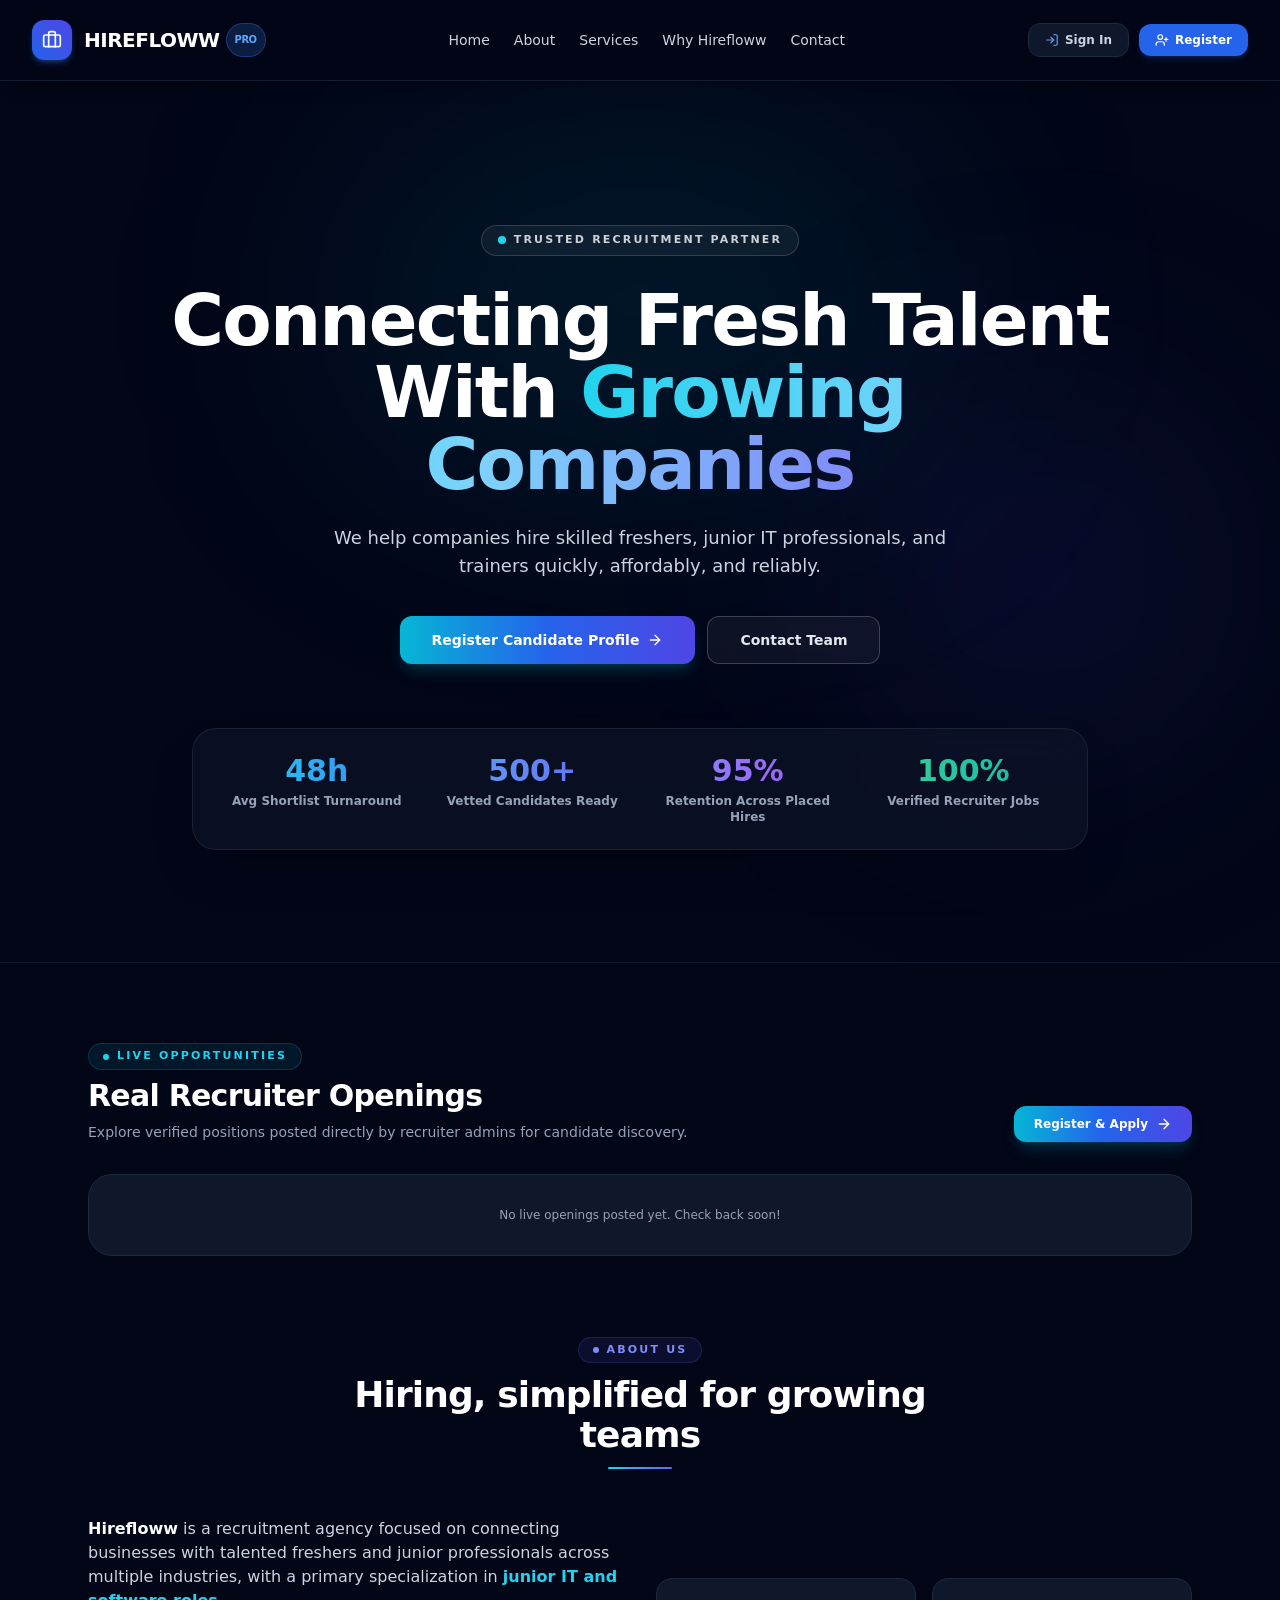
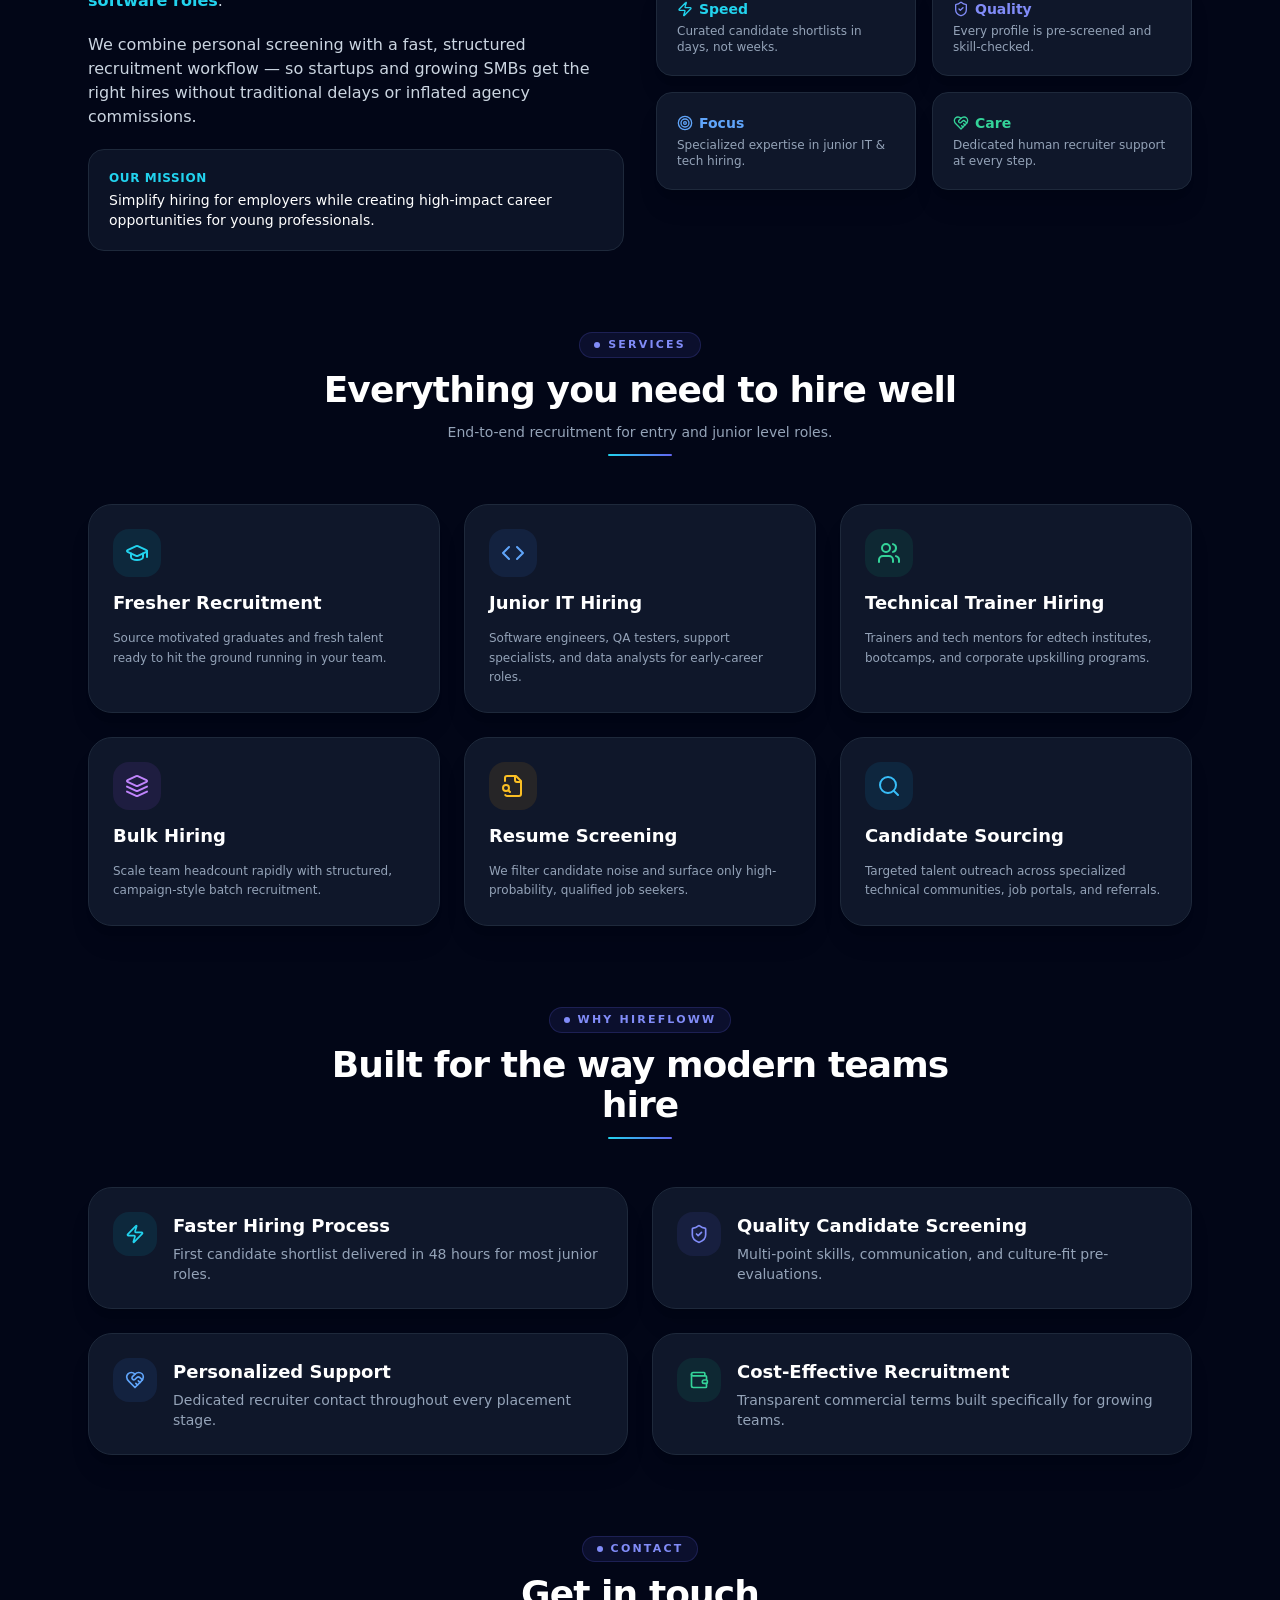
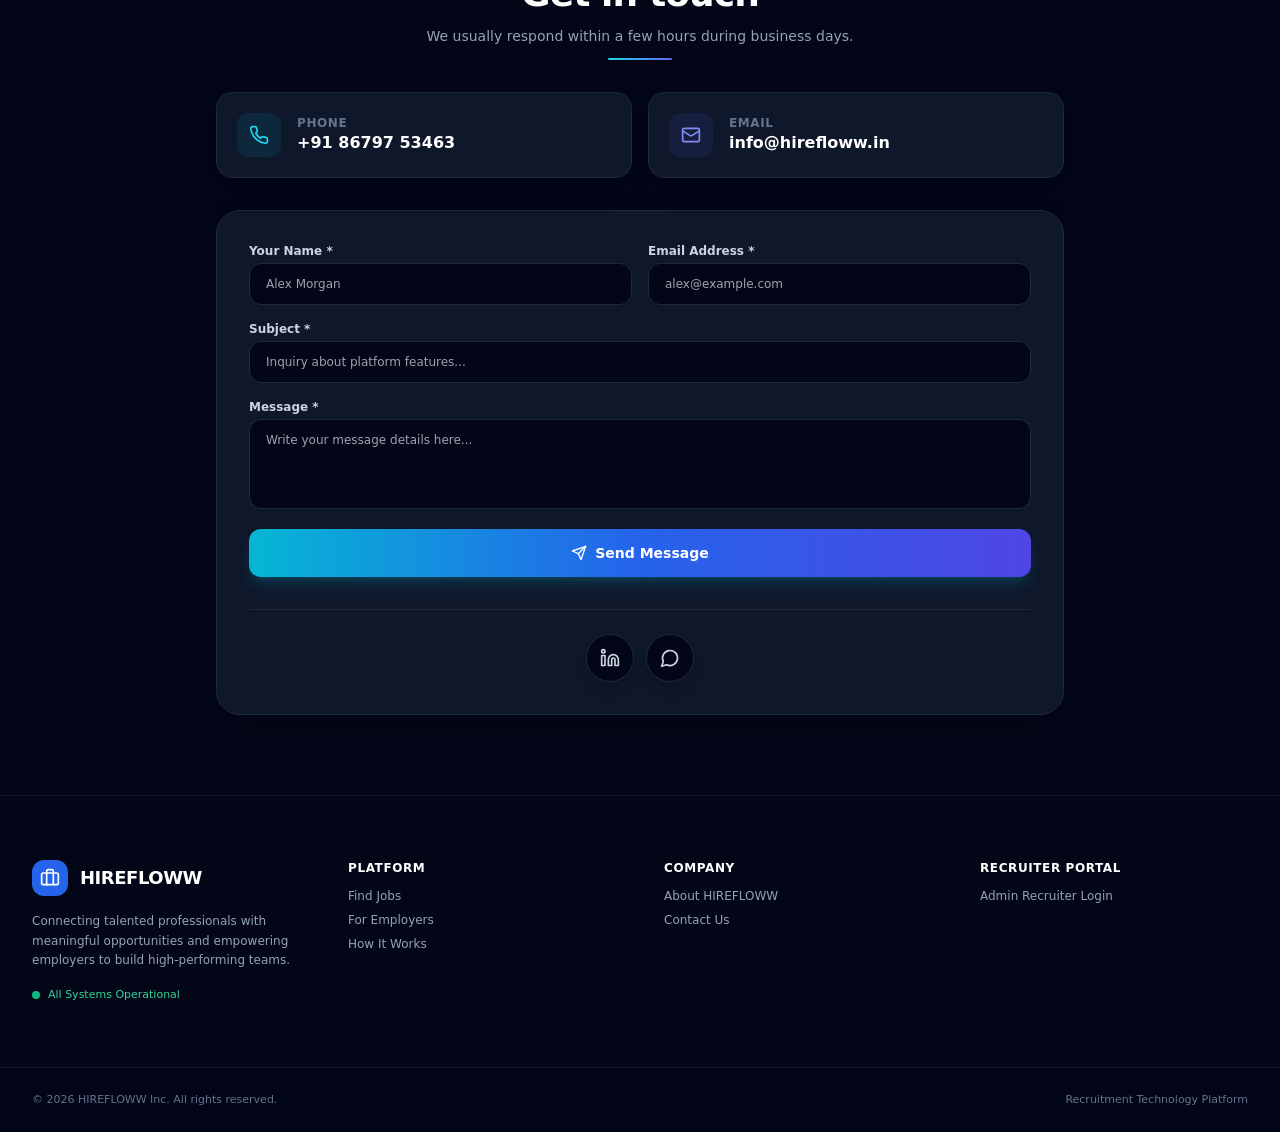
<file: projects/hireflow/index.html>
<!DOCTYPE html>
<html lang="en">
  <head>
    <meta charset="UTF-8" />
    <link rel="icon" type="image/svg+xml" href="/favicon.svg" />
    <meta name="viewport" content="width=device-width, initial-scale=1.0" />
    <title>HireFlow — Full-Stack Recruitment Platform</title>
    <link rel="preconnect" href="https://fonts.googleapis.com">
    <link rel="preconnect" href="https://fonts.gstatic.com" crossorigin>
    <link href="https://fonts.googleapis.com/css2?family=Inter:wght@300;400;500;600;700;800&display=swap" rel="stylesheet">
    <script type="module" crossorigin src="/projects/hireflow/assets/index-CeA8JqcG.js"></script>
    <link rel="stylesheet" crossorigin href="/projects/hireflow/assets/index-CMnfQWDG.css">
  </head>
  <body class="bg-slate-50 font-sans text-slate-900 antialiased selection:bg-blue-500 selection:text-white">
    <div id="root"></div>
  </body>
</html>
</file>
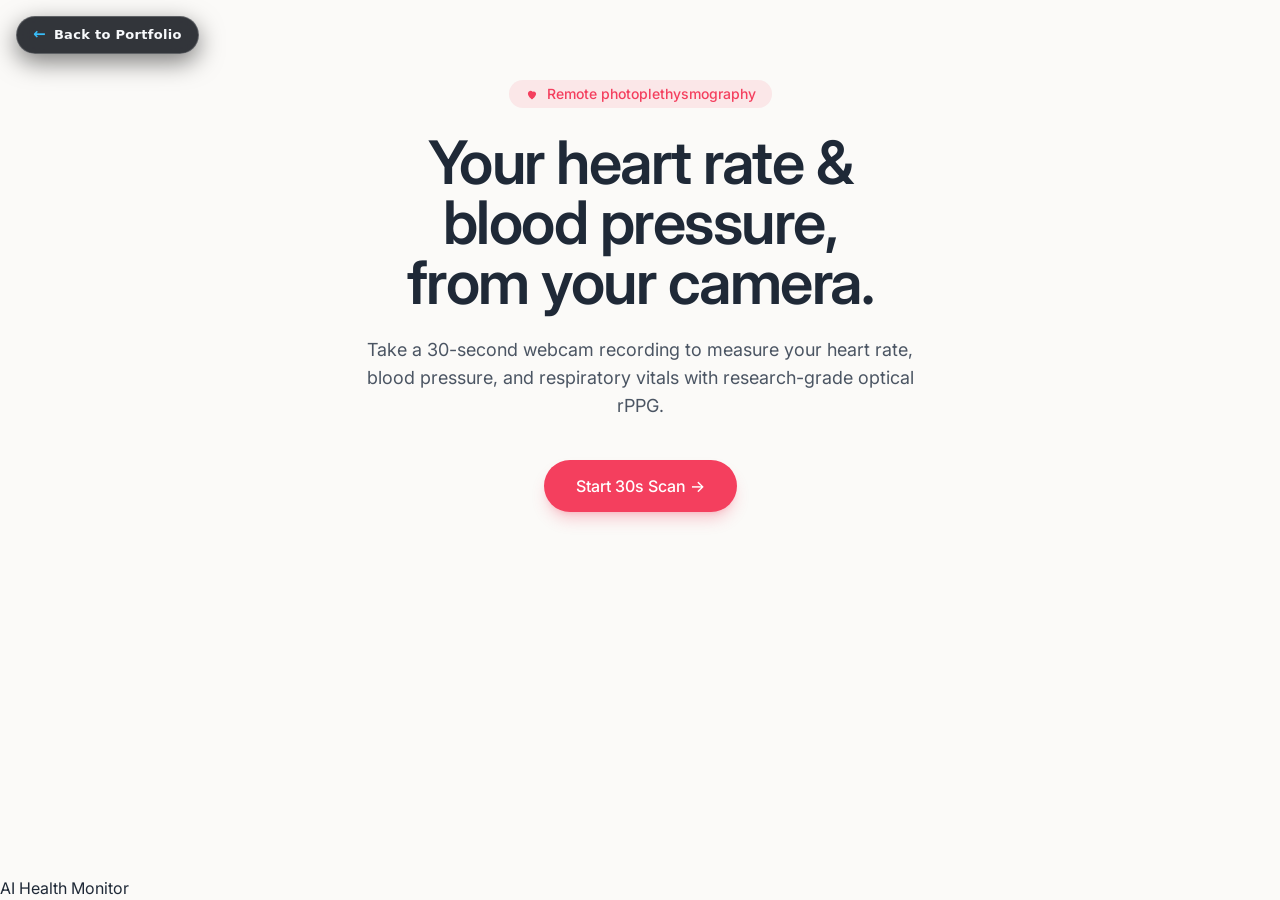
<file: projects/hrv-m/index.html>
<!doctype html>
<html lang="en">
  <head>
    <meta charset="UTF-8" />
    <link rel="icon" type="image/svg+xml" href="./favicon.svg" />
    <meta name="viewport" content="width=device-width, initial-scale=1.0, viewport-fit=cover" />
    <meta name="theme-color" content="#FBFAF8" />
    <meta name="description" content="Measure your heart rate from a webcam. Runs entirely in your browser — video never leaves your device." />
    <title>cardiocam — heart rate from your camera</title>
    <script type="module" crossorigin src="./assets/index-Bdw7W-pM.js"></script>
    <link rel="stylesheet" crossorigin href="./assets/index-nvJxu-7m.css">
  </head>
  <body>

    <!-- Return to Portfolio Floating Pill -->
    <a href="../../#projects" id="portfolio-return-badge" style="position:fixed;top:16px;left:16px;z-index:999999;display:inline-flex;align-items:center;gap:8px;padding:8px 16px;background:rgba(15,18,25,0.85);backdrop-filter:blur(12px);-webkit-backdrop-filter:blur(12px);color:#f8fafc;border:1px solid rgba(255,255,255,0.22);border-radius:9999px;font-size:13px;font-weight:600;text-decoration:none;font-family:system-ui,-apple-system,BlinkMacSystemFont,'Segoe UI',Roboto,sans-serif;box-shadow:0 8px 24px rgba(0,0,0,0.5);transition:all .2s ease;letter-spacing:0.3px;">
      <span style="color:#38bdf8;font-size:15px;line-height:1;">&larr;</span> Back to Portfolio
    </a>
  
    <div id="root"></div>
  </body>
</html>
</file>
<file: style.css>
/* =========================================================
   LAVESH AAMTE — PORTFOLIO DESIGN SYSTEM
   Direction: Architectural Engineering / Dark Obsidian Slate
   Handcrafted, Human-Designed, Typographically Disciplined
========================================================= */

:root {
  --bg-base: #090b0e;
  --bg-surface: #0f131a;
  --bg-card: #141923;
  --bg-card-hover: #19202c;
  --bg-subtle: #181d28;

  --text-primary: #f8fafc;
  --text-secondary: #94a3b8;
  --text-muted: #64748b;
  --text-faint: #475569;

  --border-subtle: rgba(255, 255, 255, 0.07);
  --border-card: rgba(255, 255, 255, 0.11);
  --border-hover: rgba(255, 255, 255, 0.24);
  --border-accent: rgba(56, 189, 248, 0.35);

  --accent-cyan: #38bdf8;
  --accent-emerald: #10b981;
  --accent-indigo: #6366f1;
  --accent-amber: #f59e0b;

  --font-display: "Manrope", "Inter", sans-serif;
  --font-body: "Inter", -apple-system, BlinkMacSystemFont, "Segoe UI", Roboto, sans-serif;
  --font-mono: "DM Mono", ui-monospace, SFMono-Regular, Menlo, Monaco, Consolas, monospace;

  --max-width: 1200px;
  --transition-fast: 0.18s ease;
  --transition-smooth: 0.35s cubic-bezier(0.16, 1, 0.3, 1);
  --radius-sm: 6px;
  --radius-md: 12px;
  --radius-lg: 18px;
  --radius-xl: 24px;
}

/* ---------- RESET & BASE ---------- */
*, *::before, *::after {
  box-sizing: border-box;
  margin: 0;
  padding: 0;
}

html {
  scroll-behavior: smooth;
  scroll-padding-top: 110px;
  background-color: var(--bg-base);
  color: var(--text-primary);
  font-family: var(--font-body);
  -webkit-font-smoothing: antialiased;
  -moz-osx-font-smoothing: grayscale;
}

body {
  min-height: 100vh;
  background-color: var(--bg-base);
  color: var(--text-primary);
  font-family: var(--font-body);
  line-height: 1.65;
  overflow-x: hidden;
  position: relative;
}

a {
  color: inherit;
  text-decoration: none;
  transition: color var(--transition-fast);
}

button {
  background: none;
  border: none;
  font: inherit;
  color: inherit;
  cursor: pointer;
}

img {
  max-width: 100%;
  height: auto;
  display: block;
}

::selection {
  background: rgba(56, 189, 248, 0.25);
  color: #fff;
}

/* ACCESSIBILITY FOCUS */
a:focus-visible,
button:focus-visible,
input:focus-visible,
textarea:focus-visible {
  outline: 2px solid var(--accent-cyan);
  outline-offset: 3px;
  border-radius: 4px;
}

/* REDUCED MOTION */
@media (prefers-reduced-motion: reduce) {
  *, *::before, *::after {
    animation-duration: 0.01ms !important;
    animation-iteration-count: 1 !important;
    transition-duration: 0.01ms !important;
    scroll-behavior: auto !important;
  }
}

/* ---------- STRUCTURAL GRID BACKGROUND ---------- */
.grid-canvas {
  position: fixed;
  inset: 0;
  pointer-events: none;
  z-index: -1;
  background-image: 
    linear-gradient(to right, rgba(255, 255, 255, 0.025) 1px, transparent 1px),
    linear-gradient(to bottom, rgba(255, 255, 255, 0.025) 1px, transparent 1px);
  background-size: 56px 56px;
  mask-image: radial-gradient(circle at 50% 15%, black 40%, transparent 85%);
  -webkit-mask-image: radial-gradient(circle at 50% 15%, black 40%, transparent 85%);
}

/* ---------- SCROLL PROGRESS BAR ---------- */
.scroll-progress {
  position: fixed;
  top: 0;
  left: 0;
  width: 100%;
  height: 2px;
  z-index: 10000;
  background: transparent;
}

.scroll-progress span {
  display: block;
  height: 100%;
  width: 0%;
  background: linear-gradient(90deg, var(--accent-cyan), #818cf8);
  transition: width 0.06s linear;
}

/* ---------- TYPOGRAPHY UTILITIES ---------- */
.mono-label {
  font-family: var(--font-mono);
  font-size: 11px;
  letter-spacing: 0.12em;
  color: var(--text-muted);
  text-transform: uppercase;
  font-weight: 500;
}

.sub-kicker {
  display: inline-block;
  font-family: var(--font-mono);
  font-size: 11px;
  letter-spacing: 0.14em;
  color: var(--accent-cyan);
  text-transform: uppercase;
  font-weight: 500;
  margin-bottom: 12px;
}

/* =========================================================
   NAVBAR
========================================================= */
.navbar {
  position: fixed;
  top: 18px;
  left: 50%;
  transform: translateX(-50%);
  width: min(var(--max-width), calc(100% - 36px));
  z-index: 1000;

  display: flex;
  align-items: center;
  justify-content: space-between;
  gap: 16px;

  padding: 10px 18px;
  background: rgba(15, 19, 26, 0.75);
  backdrop-filter: blur(16px);
  -webkit-backdrop-filter: blur(16px);

  border: 1px solid var(--border-subtle);
  border-radius: 9999px;
  box-shadow: 0 10px 30px rgba(0, 0, 0, 0.35);

  transition: all var(--transition-smooth);
}

.navbar.scrolled {
  background: rgba(12, 15, 21, 0.92);
  border-color: var(--border-card);
  box-shadow: 0 16px 40px rgba(0, 0, 0, 0.55);
}

/* BRAND */
.brand {
  display: flex;
  align-items: center;
  gap: 12px;
  flex-shrink: 0;
}

.brand-monogram {
  display: flex;
  align-items: center;
  justify-content: center;
  width: 36px;
  height: 36px;
  border-radius: 8px;
  background: #18202d;
  border: 1px solid var(--border-card);
  color: var(--accent-cyan);
  font-family: var(--font-mono);
  font-weight: 700;
  font-size: 13px;
  letter-spacing: -0.02em;
}

.brand-text {
  display: flex;
  flex-direction: column;
  line-height: 1.15;
}

.brand-name {
  font-family: var(--font-display);
  font-weight: 700;
  font-size: 14px;
  color: var(--text-primary);
  letter-spacing: -0.01em;
}

.brand-role {
  font-family: var(--font-mono);
  font-size: 10px;
  color: var(--text-muted);
  letter-spacing: 0.04em;
}

/* DESKTOP NAV */
.desktop-nav {
  display: flex;
  align-items: center;
  gap: 2px;
}

.nav-link {
  font-size: 13px;
  font-weight: 500;
  color: var(--text-secondary);
  padding: 7px 14px;
  border-radius: 9999px;
  transition: all var(--transition-fast);
}

.nav-link:hover {
  color: var(--text-primary);
  background: rgba(255, 255, 255, 0.05);
}

.nav-link.active {
  color: var(--text-primary);
  background: rgba(255, 255, 255, 0.09);
  font-weight: 600;
}

/* NAV ACTIONS */
.nav-actions {
  display: flex;
  align-items: center;
  gap: 10px;
}

.btn-nav-resume {
  display: inline-flex;
  align-items: center;
  gap: 6px;
  padding: 7px 14px;
  border-radius: 9999px;
  font-size: 12px;
  font-weight: 600;
  color: var(--text-secondary);
  border: 1px solid var(--border-subtle);
  background: rgba(255, 255, 255, 0.02);
  transition: all var(--transition-fast);
}

.btn-nav-resume:hover {
  color: var(--text-primary);
  border-color: var(--border-hover);
  background: rgba(255, 255, 255, 0.06);
}

.btn-nav-resume i {
  font-size: 10px;
}

.btn-nav-contact {
  display: inline-flex;
  align-items: center;
  padding: 8px 18px;
  border-radius: 9999px;
  font-size: 12px;
  font-weight: 600;
  color: #090b0e;
  background: var(--text-primary);
  transition: all var(--transition-fast);
}

.btn-nav-contact:hover {
  background: #ffffff;
  transform: translateY(-1px);
  box-shadow: 0 4px 14px rgba(255, 255, 255, 0.2);
}

.menu-btn {
  display: none;
  width: 38px;
  height: 38px;
  border-radius: 8px;
  align-items: center;
  justify-content: center;
  border: 1px solid var(--border-subtle);
  background: var(--bg-surface);
  color: var(--text-primary);
  font-size: 15px;
}

/* =========================================================
   MOBILE MENU
========================================================= */
.mobile-menu {
  position: fixed;
  inset: 0;
  z-index: 999;
  background: rgba(9, 11, 14, 0.98);
  backdrop-filter: blur(20px);
  -webkit-backdrop-filter: blur(20px);
  padding: 100px 24px 36px;
  display: flex;
  flex-direction: column;
  justify-content: space-between;
  opacity: 0;
  visibility: hidden;
  transform: translateY(-12px);
  transition: all var(--transition-smooth);
}

.mobile-menu.open {
  opacity: 1;
  visibility: visible;
  transform: translateY(0);
}

.mobile-menu-head {
  display: flex;
  justify-content: space-between;
  padding-bottom: 20px;
  border-bottom: 1px solid var(--border-subtle);
  margin-bottom: 12px;
}

.mobile-nav-links {
  display: flex;
  flex-direction: column;
}

.mobile-nav-links a {
  display: flex;
  align-items: center;
  padding: 16px 0;
  border-bottom: 1px solid var(--border-subtle);
  color: var(--text-primary);
  font-family: var(--font-display);
  font-size: 20px;
  font-weight: 600;
}

.mobile-nav-links a .nav-num {
  font-family: var(--font-mono);
  font-size: 12px;
  color: var(--accent-cyan);
  width: 34px;
}

.mobile-nav-links a span:nth-child(2) {
  flex: 1;
}

.mobile-nav-links a i {
  font-size: 14px;
  color: var(--text-muted);
}

.mobile-menu-footer {
  padding-top: 24px;
}

.mobile-resume-btn {
  display: flex;
  align-items: center;
  justify-content: center;
  gap: 10px;
  width: 100%;
  padding: 14px;
  border-radius: var(--radius-md);
  border: 1px solid var(--border-card);
  background: var(--bg-card);
  font-weight: 600;
  font-size: 14px;
}

/* =========================================================
   FLOATING SECTION RAIL
========================================================= */
.section-rail {
  position: fixed;
  right: 24px;
  top: 50%;
  transform: translateY(-50%);
  z-index: 900;
  display: flex;
  flex-direction: column;
  gap: 14px;
}

.section-rail a {
  position: relative;
  display: flex;
  align-items: center;
  justify-content: flex-end;
  padding: 4px;
}

.section-rail span {
  width: 6px;
  height: 6px;
  border-radius: 50%;
  background: var(--text-muted);
  transition: all var(--transition-fast);
}

.section-rail small {
  position: absolute;
  right: 20px;
  font-family: var(--font-mono);
  font-size: 10px;
  letter-spacing: 0.1em;
  color: var(--text-secondary);
  background: var(--bg-surface);
  border: 1px solid var(--border-subtle);
  padding: 3px 8px;
  border-radius: 4px;
  white-space: nowrap;
  opacity: 0;
  transform: translateX(4px);
  pointer-events: none;
  transition: all var(--transition-fast);
}

.section-rail a:hover small {
  opacity: 1;
  transform: translateX(0);
}

.section-rail a:hover span,
.section-rail a.active span {
  background: var(--accent-cyan);
  transform: scale(1.4);
}

/* =========================================================
   HERO SECTION
========================================================= */
.hero-section {
  max-width: var(--max-width);
  margin: 0 auto;
  padding: 160px 24px 80px;
  min-height: 90vh;
  display: flex;
  align-items: center;
}

.hero-layout {
  display: grid;
  grid-template-columns: 1.15fr 0.85fr;
  gap: 56px;
  align-items: center;
  width: 100%;
}

.hero-content {
  display: flex;
  flex-direction: column;
}

.status-badge {
  display: inline-flex;
  align-items: center;
  gap: 8px;
  padding: 6px 14px;
  border-radius: 9999px;
  border: 1px solid rgba(16, 185, 129, 0.3);
  background: rgba(16, 185, 129, 0.08);
  font-size: 12px;
  font-weight: 500;
  color: #a7f3d0;
  width: fit-content;
  margin-bottom: 24px;
}

.status-dot {
  width: 7px;
  height: 7px;
  border-radius: 50%;
  background: var(--accent-emerald);
  box-shadow: 0 0 8px rgba(16, 185, 129, 0.7);
}

.hero-intro-tag {
  margin-bottom: 16px;
}

.hero-title {
  font-family: var(--font-display);
  font-size: clamp(48px, 6vw, 80px);
  font-weight: 800;
  letter-spacing: -0.035em;
  line-height: 1.02;
  color: var(--text-primary);
  margin-bottom: 20px;
}

.hero-subtitle {
  font-family: var(--font-display);
  font-size: clamp(20px, 2.3vw, 26px);
  font-weight: 600;
  letter-spacing: -0.015em;
  color: #cbd5e1;
  line-height: 1.35;
  margin-bottom: 20px;
  max-width: 580px;
}

.hero-description {
  font-size: 15px;
  color: var(--text-secondary);
  line-height: 1.7;
  max-width: 540px;
  margin-bottom: 36px;
}

.hero-cta-group {
  display: flex;
  align-items: center;
  gap: 16px;
  margin-bottom: 44px;
}

.btn {
  display: inline-flex;
  align-items: center;
  gap: 10px;
  padding: 13px 26px;
  border-radius: 9999px;
  font-size: 14px;
  font-weight: 600;
  transition: all var(--transition-fast);
}

.btn-primary {
  background: var(--text-primary);
  color: #090b0e;
}

.btn-primary:hover {
  background: #ffffff;
  transform: translateY(-2px);
  box-shadow: 0 8px 24px rgba(255, 255, 255, 0.22);
}

.btn-secondary {
  border: 1px solid var(--border-card);
  color: var(--text-primary);
  background: rgba(255, 255, 255, 0.03);
}

.btn-secondary:hover {
  border-color: var(--border-hover);
  background: rgba(255, 255, 255, 0.07);
  transform: translateY(-2px);
}

/* DEVELOPER SPEC STRIP */
.dev-spec-strip {
  display: flex;
  flex-wrap: wrap;
  gap: 20px;
  padding-top: 24px;
  border-top: 1px solid var(--border-subtle);
}

.spec-item {
  display: flex;
  flex-direction: column;
  gap: 4px;
}

.spec-label {
  font-family: var(--font-mono);
  font-size: 10px;
  letter-spacing: 0.12em;
  color: var(--text-muted);
}

.spec-value {
  font-size: 13px;
  font-weight: 500;
  color: var(--text-secondary);
}

.spec-link {
  font-size: 13px;
  font-weight: 500;
  color: var(--accent-cyan);
  display: inline-flex;
  align-items: center;
  gap: 4px;
}

.spec-link:hover {
  color: #bae6fd;
}

/* ENGINEER DOSSIER CARD */
.hero-card-col {
  display: flex;
  justify-content: center;
}

.profile-dossier-card {
  width: 100%;
  max-width: 360px;
  background: var(--bg-card);
  border: 1px solid var(--border-card);
  border-radius: var(--radius-xl);
  padding: 18px;
  box-shadow: 0 24px 60px rgba(0, 0, 0, 0.6);
  position: relative;
  transition: transform var(--transition-smooth), border-color var(--transition-smooth);
}

.profile-dossier-card:hover {
  border-color: var(--border-hover);
  transform: translateY(-4px);
}

.dossier-header {
  display: flex;
  align-items: center;
  justify-content: space-between;
  padding: 0 4px 14px;
  border-bottom: 1px solid var(--border-subtle);
  margin-bottom: 14px;
}

.dossier-status {
  display: flex;
  align-items: center;
  gap: 6px;
  font-family: var(--font-mono);
  font-size: 10px;
  color: #a7f3d0;
  letter-spacing: 0.08em;
}

.status-dot-sm {
  width: 6px;
  height: 6px;
  border-radius: 50%;
  background: var(--accent-emerald);
}

.dossier-photo-wrap {
  position: relative;
  border-radius: var(--radius-md);
  overflow: hidden;
  aspect-ratio: 1 / 1.05;
  background: #0d1117;
  border: 1px solid var(--border-subtle);
}

.dossier-photo {
  width: 100%;
  height: 100%;
  object-fit: cover;
  filter: contrast(1.04);
}

.photo-coordinates {
  position: absolute;
  bottom: 10px;
  left: 10px;
  background: rgba(9, 11, 14, 0.8);
  backdrop-filter: blur(8px);
  padding: 4px 8px;
  border-radius: 4px;
  border: 1px solid var(--border-subtle);
  font-family: var(--font-mono);
  font-size: 9px;
  color: var(--text-muted);
  letter-spacing: 0.08em;
}

.dossier-footer {
  display: flex;
  align-items: center;
  justify-content: space-between;
  padding: 14px 4px 10px;
}

.dossier-identity {
  display: flex;
  flex-direction: column;
}

.dossier-name {
  font-family: var(--font-display);
  font-weight: 700;
  font-size: 15px;
  color: var(--text-primary);
}

.dossier-title {
  font-family: var(--font-mono);
  font-size: 11px;
  color: var(--text-muted);
}

.dossier-socials {
  display: flex;
  gap: 10px;
}

.dossier-socials a {
  display: flex;
  align-items: center;
  justify-content: center;
  width: 32px;
  height: 32px;
  border-radius: 50%;
  background: var(--bg-subtle);
  border: 1px solid var(--border-subtle);
  color: var(--text-secondary);
  font-size: 13px;
}

.dossier-socials a:hover {
  color: var(--text-primary);
  border-color: var(--accent-cyan);
  background: rgba(56, 189, 248, 0.1);
}

.dossier-meta-grid {
  display: grid;
  grid-template-columns: 1fr 1fr;
  gap: 10px;
  margin-top: 10px;
  padding-top: 12px;
  border-top: 1px solid var(--border-subtle);
}

.meta-cell {
  background: rgba(255, 255, 255, 0.02);
  border: 1px solid var(--border-subtle);
  border-radius: var(--radius-sm);
  padding: 8px 10px;
  display: flex;
  flex-direction: column;
  gap: 2px;
}

.meta-caption {
  font-family: var(--font-mono);
  font-size: 9px;
  color: var(--text-muted);
  letter-spacing: 0.08em;
}

.meta-data {
  font-size: 13px;
  font-weight: 600;
  color: var(--text-primary);
}

/* =========================================================
   TECHNICAL FOCUS STRIP
========================================================= */
.tech-focus-bar {
  border-top: 1px solid var(--border-subtle);
  border-bottom: 1px solid var(--border-subtle);
  background: rgba(15, 19, 26, 0.6);
  padding: 16px 24px;
  overflow-x: auto;
}

.focus-bar-inner {
  max-width: var(--max-width);
  margin: 0 auto;
  display: flex;
  align-items: center;
  justify-content: space-between;
  gap: 20px;
  white-space: nowrap;
}

.focus-tag {
  font-family: var(--font-mono);
  font-size: 11px;
  letter-spacing: 0.12em;
  color: var(--text-secondary);
  display: inline-flex;
  align-items: center;
  gap: 8px;
}

.focus-tag i {
  color: var(--accent-cyan);
  font-size: 12px;
}

.focus-sep {
  color: var(--text-muted);
  font-size: 10px;
}

/* =========================================================
   GENERIC SECTION STRUCTURING
========================================================= */
.content-section {
  max-width: var(--max-width);
  margin: 0 auto;
  padding: 130px 24px 40px;
}

.section-header {
  display: flex;
  align-items: center;
  justify-content: space-between;
  padding-bottom: 20px;
  border-bottom: 1px solid var(--border-subtle);
  margin-bottom: 48px;
}

.section-header-left {
  display: flex;
  align-items: center;
  gap: 12px;
}

.section-index {
  font-family: var(--font-mono);
  font-size: 12px;
  color: var(--accent-cyan);
  font-weight: 600;
}

.section-label {
  font-family: var(--font-mono);
  font-size: 11px;
  letter-spacing: 0.16em;
  color: var(--text-secondary);
  text-transform: uppercase;
}

.section-meta {
  font-family: var(--font-mono);
  font-size: 11px;
  letter-spacing: 0.1em;
  color: var(--text-muted);
  text-transform: uppercase;
}

.section-title-wrap {
  display: flex;
  justify-content: space-between;
  align-items: flex-end;
  gap: 40px;
  margin-bottom: 56px;
}

.section-heading {
  font-family: var(--font-display);
  font-size: clamp(32px, 3.6vw, 46px);
  font-weight: 800;
  letter-spacing: -0.025em;
  line-height: 1.1;
  color: var(--text-primary);
}

.section-lead {
  max-width: 440px;
  font-size: 15px;
  color: var(--text-secondary);
  line-height: 1.6;
}

/* =========================================================
   SECTION 02: ABOUT & PILLARS
========================================================= */
.about-grid {
  display: grid;
  grid-template-columns: 1fr 1fr;
  gap: 56px;
  align-items: start;
}

.about-narrative {
  display: flex;
  flex-direction: column;
}

.about-lead-text {
  font-family: var(--font-display);
  font-size: 18px;
  font-weight: 600;
  line-height: 1.5;
  color: #e2e8f0;
  margin: 16px 0 18px;
}

.about-body-text {
  font-size: 15px;
  color: var(--text-secondary);
  line-height: 1.7;
  margin-bottom: 36px;
}

.verified-stats-row {
  display: grid;
  grid-template-columns: repeat(3, 1fr);
  gap: 16px;
  padding-top: 28px;
  border-top: 1px solid var(--border-subtle);
}

.stat-box {
  display: flex;
  flex-direction: column;
  gap: 4px;
}

.stat-number {
  font-family: var(--font-display);
  font-size: 32px;
  font-weight: 800;
  color: var(--text-primary);
  line-height: 1;
}

.stat-desc {
  font-family: var(--font-mono);
  font-size: 10px;
  color: var(--text-muted);
  letter-spacing: 0.05em;
  line-height: 1.4;
}

.about-pillars {
  display: flex;
  flex-direction: column;
  gap: 20px;
}

.pillar-card {
  display: flex;
  gap: 20px;
  padding: 24px;
  background: var(--bg-card);
  border: 1px solid var(--border-card);
  border-radius: var(--radius-lg);
  transition: all var(--transition-fast);
}

.pillar-card:hover {
  border-color: var(--border-hover);
  background: var(--bg-card-hover);
  transform: translateX(4px);
}

.pillar-number {
  font-family: var(--font-mono);
  font-size: 14px;
  font-weight: 700;
  color: var(--accent-cyan);
  line-height: 1.2;
}

.pillar-content h3 {
  font-family: var(--font-display);
  font-size: 17px;
  font-weight: 700;
  color: var(--text-primary);
  margin-bottom: 8px;
}

.pillar-content p {
  font-size: 14px;
  color: var(--text-secondary);
  line-height: 1.6;
}

/* =========================================================
   SECTION 03: FEATURED WORK
========================================================= */
.flagship-projects-list {
  display: flex;
  flex-direction: column;
  gap: 40px;
}

.featured-project-card {
  display: grid;
  grid-template-columns: 1.15fr 0.85fr;
  background: var(--bg-card);
  border: 1px solid var(--border-card);
  border-radius: var(--radius-xl);
  overflow: hidden;
  transition: all var(--transition-smooth);
}

.featured-project-card:hover {
  border-color: var(--border-hover);
  transform: translateY(-4px);
  box-shadow: 0 24px 60px rgba(0, 0, 0, 0.45);
}

.featured-project-card.layout-reverse {
  grid-template-columns: 0.85fr 1.15fr;
}

.featured-project-card.layout-reverse .project-preview-frame {
  order: 2;
}

.featured-project-card.layout-reverse .project-details {
  order: 1;
}

.project-preview-frame {
  position: relative;
  overflow: hidden;
  background: #090c10;
  min-height: 380px;
}

.project-preview-frame img {
  width: 100%;
  height: 100%;
  object-fit: cover;
  transition: transform 0.8s var(--transition-smooth);
}

.featured-project-card:hover .project-preview-frame img {
  transform: scale(1.04);
}

.preview-badge {
  position: absolute;
  top: 18px;
  left: 18px;
  z-index: 2;
  display: flex;
  align-items: center;
  gap: 8px;
  padding: 6px 12px;
  border-radius: 9999px;
  background: rgba(9, 11, 14, 0.8);
  border: 1px solid var(--border-subtle);
  backdrop-filter: blur(8px);
  font-family: var(--font-mono);
  font-size: 11px;
  letter-spacing: 0.08em;
  color: var(--text-primary);
}

.badge-index {
  color: var(--accent-cyan);
  font-weight: 700;
}

.preview-hover-action {
  position: absolute;
  inset: 0;
  z-index: 3;
  display: flex;
  align-items: center;
  justify-content: center;
  gap: 10px;
  background: rgba(9, 11, 14, 0.45);
  backdrop-filter: blur(4px);
  font-family: var(--font-mono);
  font-size: 13px;
  letter-spacing: 0.12em;
  font-weight: 600;
  color: #fff;
  opacity: 0;
  transition: opacity var(--transition-fast);
}

.featured-project-card:hover .preview-hover-action {
  opacity: 1;
}

.project-details {
  padding: 38px 40px;
  display: flex;
  flex-direction: column;
}

.project-meta-line {
  display: flex;
  align-items: center;
  justify-content: space-between;
  margin-bottom: 14px;
}

.project-category {
  font-family: var(--font-mono);
  font-size: 10px;
  letter-spacing: 0.14em;
  color: var(--accent-cyan);
}

.project-year {
  font-family: var(--font-mono);
  font-size: 11px;
  color: var(--text-muted);
}

.project-title {
  font-family: var(--font-display);
  font-size: clamp(22px, 2.3vw, 28px);
  font-weight: 700;
  letter-spacing: -0.02em;
  line-height: 1.25;
  color: var(--text-primary);
  margin-bottom: 14px;
}

.project-title a:hover {
  color: var(--accent-cyan);
}

.project-summary {
  font-size: 14px;
  color: var(--text-secondary);
  line-height: 1.65;
  margin-bottom: 22px;
}

.project-highlights {
  display: flex;
  flex-direction: column;
  gap: 10px;
  margin-bottom: 24px;
  padding: 16px;
  background: rgba(255, 255, 255, 0.02);
  border: 1px solid var(--border-subtle);
  border-radius: var(--radius-md);
}

.highlight-item {
  display: flex;
  align-items: flex-start;
  gap: 10px;
  font-size: 13px;
  color: var(--text-secondary);
  line-height: 1.45;
}

.highlight-item i {
  color: var(--accent-cyan);
  font-size: 11px;
  margin-top: 3px;
  flex-shrink: 0;
}

.highlight-item strong {
  color: var(--text-primary);
  font-weight: 600;
}

.project-tech-tags {
  display: flex;
  flex-wrap: wrap;
  gap: 8px;
  margin-bottom: 30px;
}

.tech-pill {
  font-family: var(--font-mono);
  font-size: 11px;
  color: var(--text-secondary);
  padding: 5px 11px;
  border-radius: 9999px;
  border: 1px solid var(--border-subtle);
  background: rgba(255, 255, 255, 0.025);
  letter-spacing: 0.02em;
}

.project-actions {
  margin-top: auto;
  display: flex;
  align-items: center;
  gap: 14px;
  flex-wrap: wrap;
}

.action-btn-primary {
  display: inline-flex;
  align-items: center;
  gap: 8px;
  padding: 10px 20px;
  border-radius: 9999px;
  background: var(--text-primary);
  color: #090b0e;
  font-size: 13px;
  font-weight: 600;
  transition: all var(--transition-fast);
}

.action-btn-primary:hover {
  background: #fff;
  transform: translateY(-1px);
  box-shadow: 0 4px 14px rgba(255, 255, 255, 0.2);
}

.action-btn-github {
  display: inline-flex;
  align-items: center;
  gap: 8px;
  padding: 10px 18px;
  border-radius: 9999px;
  border: 1px solid var(--border-card);
  color: var(--text-primary);
  background: rgba(255, 255, 255, 0.03);
  font-size: 13px;
  font-weight: 500;
  transition: all var(--transition-fast);
}

.action-btn-github:hover {
  border-color: var(--border-hover);
  background: rgba(255, 255, 255, 0.08);
}

/* =========================================================
   SECTION 04: COGNITIVE LABS
========================================================= */
.games-grid-layout {
  display: grid;
  grid-template-columns: 1fr 1fr;
  gap: 32px;
}

.interactive-lab-card {
  display: flex;
  flex-direction: column;
  background: var(--bg-card);
  border: 1px solid var(--border-card);
  border-radius: var(--radius-xl);
  overflow: hidden;
  transition: all var(--transition-smooth);
}

.interactive-lab-card:hover {
  border-color: var(--border-hover);
  transform: translateY(-6px);
  box-shadow: 0 24px 60px rgba(0, 0, 0, 0.55);
}

.lab-card-preview {
  position: relative;
  overflow: hidden;
  height: 280px;
  background: #090c10;
}

.lab-card-preview img {
  width: 100%;
  height: 100%;
  object-fit: cover;
  transition: transform 0.8s var(--transition-smooth);
}

.interactive-lab-card:hover .lab-card-preview img {
  transform: scale(1.05);
}

.lab-pill-badge {
  position: absolute;
  top: 18px;
  left: 18px;
  z-index: 2;
  display: flex;
  align-items: center;
  gap: 8px;
  padding: 6px 14px;
  border-radius: 9999px;
  background: rgba(15, 23, 42, 0.85);
  border: 1px solid rgba(56, 189, 248, 0.35);
  backdrop-filter: blur(8px);
  font-family: var(--font-mono);
  font-size: 11px;
  letter-spacing: 0.08em;
  color: var(--accent-cyan);
}

.live-ping {
  width: 7px;
  height: 7px;
  border-radius: 50%;
  background: var(--accent-emerald);
  box-shadow: 0 0 8px var(--accent-emerald);
  animation: livePingAnim 2s infinite ease-in-out;
}

@keyframes livePingAnim {
  0%, 100% { opacity: 1; transform: scale(1); }
  50% { opacity: 0.4; transform: scale(0.85); }
}

.lab-card-content {
  padding: 34px;
  display: flex;
  flex-direction: column;
  flex: 1;
}

.lab-meta-header {
  display: flex;
  justify-content: space-between;
  align-items: center;
  margin-bottom: 12px;
}

.lab-platform {
  font-family: var(--font-mono);
  font-size: 11px;
  color: var(--text-muted);
}

.lab-card-title {
  font-family: var(--font-display);
  font-size: 24px;
  font-weight: 700;
  color: var(--text-primary);
  margin-bottom: 14px;
}

.lab-card-title a:hover {
  color: var(--accent-cyan);
}

.lab-card-description {
  font-size: 14px;
  color: var(--text-secondary);
  line-height: 1.65;
  margin-bottom: 24px;
  flex: 1;
}

.lab-tech-pills {
  display: flex;
  flex-wrap: wrap;
  gap: 8px;
  margin-bottom: 28px;
}

.lab-card-footer {
  margin-top: auto;
  display: flex;
  align-items: center;
  justify-content: space-between;
  padding-top: 20px;
  border-top: 1px solid var(--border-subtle);
}

.play-lab-btn {
  display: inline-flex;
  align-items: center;
  gap: 8px;
  padding: 10px 22px;
  border-radius: 9999px;
  background: linear-gradient(135deg, #4f46e5 0%, #4338ca 100%);
  color: #fff !important;
  font-size: 13px;
  font-weight: 600;
  box-shadow: 0 4px 14px rgba(79, 70, 229, 0.35);
  transition: all var(--transition-fast);
}

.play-lab-btn:hover {
  background: linear-gradient(135deg, #4338ca 0%, #3730a3 100%);
  transform: translateY(-2px);
  box-shadow: 0 6px 20px rgba(79, 70, 229, 0.55);
}

.lab-run-note {
  font-family: var(--font-mono);
  font-size: 11px;
  color: var(--text-muted);
}

/* =========================================================
   SECTION 05: ENGINEERING ARCHIVE
========================================================= */
.archive-grid {
  display: grid;
  grid-template-columns: repeat(3, 1fr);
  gap: 24px;
}

.archive-card {
  background: var(--bg-card);
  border: 1px solid var(--border-card);
  border-radius: var(--radius-lg);
  overflow: hidden;
  display: flex;
  flex-direction: column;
  transition: all var(--transition-smooth);
}

.archive-card:hover {
  border-color: var(--border-hover);
  transform: translateY(-4px);
  box-shadow: 0 16px 40px rgba(0, 0, 0, 0.45);
}

.archive-card-image {
  height: 200px;
  background: #090c10;
  overflow: hidden;
}

.archive-card-image img {
  width: 100%;
  height: 100%;
  object-fit: cover;
  transition: transform 0.6s var(--transition-smooth);
}

.archive-card:hover .archive-card-image img {
  transform: scale(1.05);
}

.archive-card-body {
  padding: 24px;
  display: flex;
  flex-direction: column;
  flex: 1;
}

.archive-meta {
  display: flex;
  align-items: center;
  justify-content: space-between;
  font-family: var(--font-mono);
  font-size: 10px;
  color: var(--text-muted);
  margin-bottom: 10px;
}

.archive-title {
  font-family: var(--font-display);
  font-size: 18px;
  font-weight: 700;
  color: var(--text-primary);
  margin-bottom: 10px;
}

.archive-title a:hover {
  color: var(--accent-cyan);
}

.archive-desc {
  font-size: 13px;
  color: var(--text-secondary);
  line-height: 1.6;
  margin-bottom: 20px;
  flex: 1;
}

.archive-tags {
  display: flex;
  flex-wrap: wrap;
  gap: 6px;
  margin-bottom: 24px;
}

.archive-links {
  margin-top: auto;
  display: flex;
  align-items: center;
  justify-content: space-between;
  padding-top: 16px;
  border-top: 1px solid var(--border-subtle);
}

.archive-link-btn {
  display: inline-flex;
  align-items: center;
  gap: 6px;
  font-size: 13px;
  font-weight: 600;
  color: var(--text-primary);
}

.archive-link-btn:hover {
  color: var(--accent-cyan);
}

.archive-github-link {
  display: flex;
  align-items: center;
  justify-content: center;
  width: 32px;
  height: 32px;
  border-radius: 50%;
  border: 1px solid var(--border-subtle);
  color: var(--text-secondary);
  font-size: 14px;
  transition: all var(--transition-fast);
}

.archive-github-link:hover {
  color: var(--text-primary);
  border-color: var(--border-hover);
  background: rgba(255, 255, 255, 0.05);
}

/* =========================================================
   SECTION 06: TECHNICAL TOOLKIT
========================================================= */
.toolkit-grid {
  display: grid;
  grid-template-columns: repeat(2, 1fr);
  gap: 28px;
}

.toolkit-card {
  background: var(--bg-card);
  border: 1px solid var(--border-card);
  border-radius: var(--radius-lg);
  padding: 30px;
  transition: all var(--transition-fast);
}

.toolkit-card:hover {
  border-color: var(--border-hover);
  background: var(--bg-card-hover);
}

.toolkit-card-header {
  display: flex;
  align-items: center;
  gap: 16px;
  margin-bottom: 24px;
  padding-bottom: 18px;
  border-bottom: 1px solid var(--border-subtle);
}

.toolkit-icon {
  display: flex;
  align-items: center;
  justify-content: center;
  width: 44px;
  height: 44px;
  border-radius: var(--radius-md);
  background: rgba(56, 189, 248, 0.08);
  border: 1px solid rgba(56, 189, 248, 0.2);
  color: var(--accent-cyan);
  font-size: 18px;
}

.toolkit-card-header h3 {
  font-family: var(--font-display);
  font-size: 18px;
  font-weight: 700;
  color: var(--text-primary);
  line-height: 1.2;
}

.toolkit-list {
  list-style: none;
  display: flex;
  flex-direction: column;
  gap: 14px;
}

.tool-item {
  display: flex;
  align-items: center;
  justify-content: space-between;
  gap: 12px;
}

.tool-name {
  font-weight: 600;
  font-size: 14px;
  color: var(--text-primary);
}

.tool-role {
  font-family: var(--font-mono);
  font-size: 11px;
  color: var(--text-muted);
}

/* =========================================================
   SECTION 07: CONTACT
========================================================= */
.contact-box-container {
  display: grid;
  grid-template-columns: 0.9fr 1.1fr;
  gap: 56px;
  background: var(--bg-card);
  border: 1px solid var(--border-card);
  border-radius: var(--radius-xl);
  padding: 56px;
  box-shadow: 0 24px 60px rgba(0, 0, 0, 0.4);
}

.contact-info-col {
  display: flex;
  flex-direction: column;
}

.contact-headline {
  font-family: var(--font-display);
  font-size: clamp(32px, 3.5vw, 44px);
  font-weight: 800;
  letter-spacing: -0.025em;
  color: var(--text-primary);
  line-height: 1.1;
  margin-bottom: 18px;
}

.contact-desc {
  font-size: 15px;
  color: var(--text-secondary);
  line-height: 1.65;
  margin-bottom: 36px;
}

.email-direct-block {
  margin-bottom: 36px;
  display: flex;
  flex-direction: column;
  gap: 8px;
}

.email-action-row {
  display: flex;
  align-items: center;
  gap: 12px;
}

.direct-email-link {
  font-family: var(--font-display);
  font-size: clamp(16px, 1.8vw, 20px);
  font-weight: 700;
  color: var(--text-primary);
  display: inline-flex;
  align-items: center;
  gap: 8px;
  padding-bottom: 4px;
  border-bottom: 1px solid var(--border-card);
}

.direct-email-link:hover {
  color: var(--accent-cyan);
  border-color: var(--accent-cyan);
}

.copy-email-btn {
  display: flex;
  align-items: center;
  justify-content: center;
  width: 36px;
  height: 36px;
  border-radius: 50%;
  border: 1px solid var(--border-card);
  background: var(--bg-subtle);
  color: var(--text-secondary);
  font-size: 13px;
  transition: all var(--transition-fast);
}

.copy-email-btn:hover {
  color: var(--text-primary);
  border-color: var(--border-hover);
}

.copy-email-btn.copied {
  color: var(--accent-emerald);
  border-color: var(--accent-emerald);
  background: rgba(16, 185, 129, 0.1);
}

.contact-social-links {
  display: flex;
  flex-direction: column;
  gap: 10px;
}

.social-pills-row {
  display: flex;
  flex-wrap: wrap;
  gap: 10px;
}

.social-pill {
  display: inline-flex;
  align-items: center;
  gap: 8px;
  padding: 8px 16px;
  border-radius: 9999px;
  border: 1px solid var(--border-card);
  background: var(--bg-subtle);
  color: var(--text-secondary);
  font-size: 13px;
  font-weight: 500;
  transition: all var(--transition-fast);
}

.social-pill:hover {
  color: var(--text-primary);
  border-color: var(--accent-cyan);
  background: rgba(56, 189, 248, 0.08);
}

/* CONTACT FORM */
.form-wrapper {
  background: var(--bg-surface);
  border: 1px solid var(--border-subtle);
  border-radius: var(--radius-lg);
  padding: 32px;
}

.form-header {
  display: flex;
  align-items: center;
  justify-content: space-between;
  margin-bottom: 24px;
  color: var(--text-muted);
}

#contactForm {
  display: flex;
  flex-direction: column;
  gap: 20px;
}

.form-grid-row {
  display: grid;
  grid-template-columns: 1fr 1fr;
  gap: 16px;
}

.form-field {
  display: flex;
  flex-direction: column;
  gap: 8px;
}

.form-field label {
  font-family: var(--font-mono);
  font-size: 10px;
  letter-spacing: 0.12em;
  color: var(--text-muted);
}

.form-field input,
.form-field textarea {
  padding: 12px 16px;
  background: var(--bg-card);
  border: 1px solid var(--border-card);
  border-radius: var(--radius-sm);
  color: var(--text-primary);
  font-family: var(--font-body);
  font-size: 14px;
  transition: all var(--transition-fast);
}

.form-field input::placeholder,
.form-field textarea::placeholder {
  color: var(--text-muted);
}

.form-field input:focus,
.form-field textarea:focus {
  outline: none;
  border-color: var(--accent-cyan);
  background: #18202d;
}

.form-field textarea {
  resize: vertical;
  min-height: 120px;
}

.form-submit-btn {
  display: inline-flex;
  align-items: center;
  justify-content: center;
  gap: 10px;
  padding: 14px 28px;
  border-radius: var(--radius-sm);
  background: var(--text-primary);
  color: #090b0e;
  font-weight: 700;
  font-size: 14px;
  transition: all var(--transition-fast);
  margin-top: 4px;
}

.form-submit-btn:hover {
  background: #ffffff;
  transform: translateY(-1px);
  box-shadow: 0 6px 20px rgba(255, 255, 255, 0.2);
}

/* =========================================================
   FOOTER
========================================================= */
.site-footer {
  border-top: 1px solid var(--border-subtle);
  background: #07090c;
  padding: 60px 24px 40px;
  margin-top: 80px;
}

.footer-inner {
  max-width: var(--max-width);
  margin: 0 auto;
  display: flex;
  flex-direction: column;
  gap: 40px;
}

.footer-top-row {
  display: flex;
  align-items: center;
  justify-content: space-between;
  gap: 24px;
  flex-wrap: wrap;
}

.footer-brand {
  display: flex;
  align-items: center;
  gap: 12px;
}

.footer-name {
  font-family: var(--font-display);
  font-size: 15px;
  font-weight: 700;
  color: var(--text-primary);
  display: block;
}

.footer-tagline {
  font-family: var(--font-mono);
  font-size: 11px;
  color: var(--text-muted);
}

.footer-nav {
  display: flex;
  align-items: center;
  gap: 18px;
  flex-wrap: wrap;
}

.footer-nav a {
  font-size: 13px;
  color: var(--text-secondary);
}

.footer-nav a:hover {
  color: var(--text-primary);
}

.footer-bottom-row {
  display: flex;
  align-items: center;
  justify-content: space-between;
  gap: 20px;
  padding-top: 24px;
  border-top: 1px solid var(--border-subtle);
  font-family: var(--font-mono);
  font-size: 11px;
  color: var(--text-muted);
  flex-wrap: wrap;
}

.footer-credits {
  max-width: 600px;
  line-height: 1.6;
}

.footer-right-actions {
  display: flex;
  align-items: center;
  gap: 20px;
}

.back-to-top-link {
  display: inline-flex;
  align-items: center;
  gap: 6px;
  color: var(--text-secondary);
}

.back-to-top-link:hover {
  color: var(--accent-cyan);
}

/* FLOATING BACK TO TOP */
.floating-back-top {
  position: fixed;
  right: 24px;
  bottom: 24px;
  z-index: 950;
  width: 44px;
  height: 44px;
  border-radius: 50%;
  background: var(--bg-surface);
  border: 1px solid var(--border-card);
  color: var(--text-primary);
  display: flex;
  align-items: center;
  justify-content: center;
  font-size: 14px;
  opacity: 0;
  visibility: hidden;
  transform: translateY(10px);
  transition: all var(--transition-fast);
}

.floating-back-top.visible {
  opacity: 1;
  visibility: visible;
  transform: translateY(0);
}

.floating-back-top:hover {
  border-color: var(--accent-cyan);
  background: #18202d;
}

/* =========================================================
   RESPONSIVE DESIGN (TABLETS & PHONES)
========================================================= */
@media (max-width: 1080px) {
  .hero-layout {
    grid-template-columns: 1fr;
    gap: 60px;
  }

  .hero-card-col {
    justify-content: flex-start;
  }

  .about-grid {
    grid-template-columns: 1fr;
    gap: 40px;
  }

  .featured-project-card,
  .featured-project-card.layout-reverse {
    grid-template-columns: 1fr;
  }

  .featured-project-card.layout-reverse .project-preview-frame,
  .featured-project-card.layout-reverse .project-details {
    order: initial;
  }

  .games-grid-layout {
    grid-template-columns: 1fr;
  }

  .archive-grid {
    grid-template-columns: repeat(2, 1fr);
  }

  .toolkit-grid {
    grid-template-columns: 1fr;
  }

  .contact-box-container {
    grid-template-columns: 1fr;
    padding: 40px;
  }

  .section-rail {
    display: none;
  }
}

@media (max-width: 860px) {
  .desktop-nav,
  .btn-nav-resume,
  .btn-nav-contact {
    display: none;
  }

  .menu-btn {
    display: flex;
  }

  .hero-section {
    padding-top: 130px;
  }

  .content-section {
    padding-top: 100px;
  }

  .section-title-wrap {
    flex-direction: column;
    align-items: flex-start;
    gap: 16px;
  }

  .archive-grid {
    grid-template-columns: 1fr;
  }

  .form-grid-row {
    grid-template-columns: 1fr;
  }
}

@media (max-width: 640px) {
  .navbar {
    top: 12px;
    width: calc(100% - 24px);
    padding: 8px 14px;
  }

  .hero-title {
    font-size: 40px;
  }

  .hero-subtitle {
    font-size: 18px;
  }

  .project-details {
    padding: 24px;
  }

  .lab-card-content {
    padding: 24px;
  }

  .contact-box-container {
    padding: 24px;
    border-radius: var(--radius-lg);
  }

  .form-wrapper {
    padding: 20px;
  }

  .verified-stats-row {
    grid-template-columns: 1fr;
    gap: 20px;
  }

  .footer-bottom-row {
    flex-direction: column;
    align-items: flex-start;
  }
}
</file>
<file: games/chimp-memory/assets/index-BRcR2M3w.css>
:root{--bg-deep: #05070B;--bg-main: #0A0D14;--bg-surface: #111522;--bg-surface-elevated: #181E30;--bg-card: rgba(18, 22, 35, .78);--bg-card-hover: rgba(26, 32, 50, .88);--bg-tile-empty: rgba(255, 255, 255, .015);--bg-tile-target: #171B2B;--bg-tile-target-hover: #22293F;--accent-primary: #10B981;--accent-primary-light: #34D399;--accent-primary-glow: rgba(16, 185, 129, .45);--accent-primary-dim: rgba(16, 185, 129, .14);--accent-cyan: #06B6D4;--accent-cyan-glow: rgba(6, 182, 212, .4);--accent-cyan-dim: rgba(6, 182, 212, .14);--accent-amber: #F59E0B;--accent-amber-glow: rgba(245, 158, 11, .5);--accent-amber-dim: rgba(245, 158, 11, .14);--accent-rose: #F43F5E;--accent-rose-glow: rgba(244, 63, 94, .5);--accent-rose-dim: rgba(244, 63, 94, .16);--accent-violet: #8B5CF6;--accent-violet-glow: rgba(139, 92, 246, .35);--text-primary: #FFFFFF;--text-secondary: #94A3B8;--text-muted: #64748B;--text-inverse: #05070B;--border-subtle: rgba(255, 255, 255, .08);--border-glass: rgba(255, 255, 255, .14);--border-highlight: rgba(255, 255, 255, .28);--border-emerald: rgba(16, 185, 129, .45);--shadow-sm: 0 4px 12px rgba(0, 0, 0, .4);--shadow-md: 0 10px 30px rgba(0, 0, 0, .55);--shadow-lg: 0 20px 50px rgba(0, 0, 0, .75);--shadow-glow-emerald: 0 0 28px rgba(16, 185, 129, .35);--shadow-glow-cyan: 0 0 28px rgba(6, 182, 212, .3);--font-main: "Plus Jakarta Sans", -apple-system, BlinkMacSystemFont, "Segoe UI", Roboto, sans-serif;--font-mono: "JetBrains Mono", monospace;--radius-sm: 10px;--radius-md: 16px;--radius-lg: 24px;--radius-full: 9999px}*,*:before,*:after{box-sizing:border-box;margin:0;padding:0;-webkit-tap-highlight-color:transparent}html,body{width:100%;min-height:100%;background-color:var(--bg-deep);color:var(--text-primary);font-family:var(--font-main);line-height:1.5;overflow-x:hidden;user-select:none;-webkit-user-select:none;touch-action:manipulation}body{display:flex;flex-direction:column;align-items:center;justify-content:center;position:relative;background-color:#06080e;background-image:radial-gradient(ellipse 80% 50% at 50% -20%,rgba(16,185,129,.15),transparent 70%),radial-gradient(circle 400px at 85% 90%,rgba(6,182,212,.08),transparent 70%),radial-gradient(circle 350px at 15% 75%,rgba(139,92,246,.06),transparent 70%);background-attachment:fixed}body:before{content:"";position:fixed;top:0;right:0;bottom:0;left:0;background-image:linear-gradient(to right,rgba(255,255,255,.018) 1px,transparent 1px),linear-gradient(to bottom,rgba(255,255,255,.018) 1px,transparent 1px);background-size:32px 32px;pointer-events:none;z-index:0}#root{width:100%;min-height:100vh;display:flex;flex-direction:column;align-items:center;justify-content:center;position:relative;z-index:1}.app-container{width:100%;max-width:500px;min-height:100vh;padding:16px;display:flex;flex-direction:column;position:relative;margin:0 auto}@media(min-width:768px){.app-container{min-height:94vh;padding:28px 24px;margin:20px auto;border-radius:var(--radius-lg);background:#0e121ea6;backdrop-filter:blur(28px);-webkit-backdrop-filter:blur(28px);border:1px solid var(--border-glass);box-shadow:0 24px 60px #000c,inset 0 1px #ffffff1a}}button{font-family:inherit;border:none;outline:none;cursor:pointer;display:inline-flex;align-items:center;justify-content:center;gap:10px;position:relative;transition:all .22s cubic-bezier(.16,1,.3,1)}button:focus-visible{outline:2px solid var(--accent-primary-light);outline-offset:3px}.btn-primary{background:linear-gradient(135deg,#10b981,#059669,#047857);color:#fff;font-weight:800;font-size:1.08rem;letter-spacing:.04em;text-transform:uppercase;padding:18px 32px;border-radius:var(--radius-md);border:1px solid rgba(255,255,255,.25);box-shadow:0 8px 24px var(--accent-primary-glow),inset 0 1px #fff6,inset 0 -2px #0003;width:100%;overflow:hidden}.btn-primary:before{content:"";position:absolute;top:0;left:-100%;width:100%;height:100%;background:linear-gradient(90deg,transparent,rgba(255,255,255,.3),transparent);transition:.6s}.btn-primary:hover{transform:translateY(-2.5px) scale(1.01);box-shadow:0 12px 32px #10b98199,inset 0 1px #ffffff80;filter:brightness(1.08)}.btn-primary:hover:before{left:100%}.btn-primary:active{transform:translateY(1px) scale(.98);box-shadow:0 4px 12px #10b98166}.btn-secondary{background:linear-gradient(180deg,#1e253acc,#121726e6);color:var(--text-primary);font-weight:700;font-size:.96rem;letter-spacing:.03em;padding:15px 26px;border-radius:var(--radius-md);border:1px solid var(--border-glass);backdrop-filter:blur(16px);-webkit-backdrop-filter:blur(16px);box-shadow:0 6px 18px #00000059,inset 0 1px #ffffff1f;width:100%}.btn-secondary:hover{background:linear-gradient(180deg,#262f48e6,#181e30f2);border-color:var(--border-highlight);transform:translateY(-2px);box-shadow:0 8px 24px #00000073;color:#fff}.btn-secondary:active{transform:translateY(1px) scale(.98)}.btn-icon{background:#ffffff0d;color:var(--text-secondary);border:1px solid var(--border-glass);padding:11px;border-radius:12px;backdrop-filter:blur(12px);-webkit-backdrop-filter:blur(12px);box-shadow:0 2px 8px #0003}.btn-icon:hover{background:#ffffff1f;border-color:var(--border-highlight);color:#fff;transform:translateY(-1px) scale(1.05)}.btn-icon:active{transform:scale(.95)}.mono-num{font-family:var(--font-mono);font-variant-numeric:tabular-nums;letter-spacing:-.02em}.start-screen{display:flex;flex-direction:column;align-items:center;justify-content:space-between;min-height:86vh;padding:12px 0;text-align:center;animation:fade-slide-up .4s cubic-bezier(.16,1,.3,1)}.start-header-tools{width:100%;display:flex;justify-content:flex-end;gap:10px}.hero-section{display:flex;flex-direction:column;align-items:center;gap:18px;margin:auto 0;width:100%}.hero-icon-container{width:96px;height:96px;border-radius:30px;background:linear-gradient(135deg,#10b98138,#06b6d41f);border:1.5px solid rgba(16,185,129,.5);display:flex;align-items:center;justify-content:center;box-shadow:0 16px 36px #0009,0 0 35px #10b98140,inset 0 1px #ffffff4d;position:relative;animation:float-gentle 4s ease-in-out infinite}.hero-icon-container:after{content:"";position:absolute;top:-6px;right:-6px;bottom:-6px;left:-6px;border-radius:36px;background:radial-gradient(circle,rgba(16,185,129,.35) 0%,transparent 70%);z-index:-1;animation:pulse-ring 3s ease-in-out infinite}.brand-title{font-size:2.35rem;font-weight:900;letter-spacing:-.035em;background:linear-gradient(180deg,#fff 20%,#cbd5e1);-webkit-background-clip:text;-webkit-text-fill-color:transparent;filter:drop-shadow(0 4px 12px rgba(0,0,0,.5))}.brand-subtitle{font-size:.95rem;color:var(--text-secondary);max-width:320px;line-height:1.5;font-weight:500}.skill-tags-row{display:flex;flex-wrap:wrap;justify-content:center;gap:8px;margin-top:4px}.skill-tag{background:#ffffff0a;border:1px solid var(--border-glass);color:var(--text-secondary);font-size:.72rem;font-weight:700;padding:6px 14px;border-radius:var(--radius-full);letter-spacing:.04em;text-transform:uppercase;-webkit-backdrop-filter:blur(8px);backdrop-filter:blur(8px)}.best-score-badge{background:linear-gradient(145deg,#181e30cc,#0e121ee6);border:1px solid var(--border-glass);border-radius:var(--radius-md);padding:16px 20px;display:flex;align-items:center;gap:12px;width:100%;max-width:380px;box-shadow:0 8px 24px #0006,inset 0 1px #ffffff1a;-webkit-backdrop-filter:blur(16px);backdrop-filter:blur(16px)}.best-score-item{flex:1;display:flex;flex-direction:column;align-items:center;gap:2px}.best-score-label{font-size:.7rem;color:var(--text-muted);font-weight:700;text-transform:uppercase;letter-spacing:.05em;display:flex;align-items:center}.best-score-value{font-size:1.35rem;font-weight:800;color:var(--accent-primary-light);text-shadow:0 0 12px rgba(16,185,129,.4)}.start-actions{width:100%;display:flex;flex-direction:column;gap:12px;margin-top:16px}.modal-overlay{position:fixed;top:0;right:0;bottom:0;left:0;background:#04060ce0;backdrop-filter:blur(16px);-webkit-backdrop-filter:blur(16px);display:flex;align-items:center;justify-content:center;padding:18px;z-index:100;animation:fade-in .2s ease-out}.modal-content{background:linear-gradient(160deg,#161b2b,#0d111d);border:1px solid var(--border-highlight);border-radius:var(--radius-lg);padding:28px 24px;width:100%;max-width:440px;max-height:90vh;overflow-y:auto;box-shadow:0 24px 60px #000000d9,0 0 35px #10b98126,inset 0 1px #ffffff26;animation:scale-in .26s cubic-bezier(.16,1,.3,1)}.modal-title{font-size:1.45rem;font-weight:800;display:flex;align-items:center;gap:8px}.rules-list{display:flex;flex-direction:column;gap:12px;margin:18px 0}.rule-item{display:flex;align-items:flex-start;gap:12px;background:#ffffff09;padding:12px 14px;border-radius:var(--radius-sm);border:1px solid var(--border-subtle)}.rule-number{background:var(--accent-primary-dim);color:var(--accent-primary-light);font-size:.85rem;font-weight:800;width:26px;height:26px;border-radius:8px;display:flex;align-items:center;justify-content:center;flex-shrink:0;border:1px solid var(--border-emerald)}.rule-text{font-size:.88rem;color:var(--text-secondary);line-height:1.42}.rule-text strong{color:#fff}.rules-highlights{display:grid;grid-template-columns:repeat(3,1fr);gap:10px;margin-bottom:22px}.highlight-box{background:#0a0e1899;border:1px solid var(--border-glass);border-radius:var(--radius-sm);padding:10px 8px;text-align:center;display:flex;flex-direction:column;align-items:center;gap:4px}.highlight-box-icon{font-size:1.3rem}.highlight-box-title{font-size:.74rem;font-weight:800;color:#fff}.highlight-box-desc{font-size:.65rem;color:var(--text-muted);line-height:1.2}.game-screen{display:flex;flex-direction:column;min-height:92vh;justify-content:space-between;padding-bottom:12px;gap:14px;animation:fade-slide-up .3s ease-out}.game-top-bar{display:flex;align-items:center;justify-content:space-between;width:100%}.level-badge{background:linear-gradient(135deg,#1c2337cc,#101523e6);border:1px solid var(--border-glass);padding:7px 16px;border-radius:var(--radius-full);display:flex;align-items:center;gap:8px;font-size:.82rem;font-weight:800;letter-spacing:.05em;color:#fff;box-shadow:0 4px 14px #00000059}.level-badge-dot{width:8px;height:8px;border-radius:50%;background:var(--accent-primary-light);box-shadow:0 0 10px var(--accent-primary-light)}.top-bar-controls{display:flex;align-items:center;gap:10px}.hud-card{background:linear-gradient(160deg,#161c2cd9,#0c101ceb);border:1px solid var(--border-glass);border-radius:var(--radius-md);padding:16px 20px;box-shadow:0 10px 30px #00000080,inset 0 1px #ffffff1f;backdrop-filter:blur(20px);-webkit-backdrop-filter:blur(20px);display:flex;flex-direction:column;gap:12px}.hud-metrics-row{display:grid;grid-template-columns:1.2fr 1fr 1.1fr 1.1fr;gap:8px;align-items:center}.hud-metric{display:flex;flex-direction:column}.hud-label{font-size:.68rem;font-weight:800;text-transform:uppercase;color:var(--text-muted);letter-spacing:.06em}.hud-value-score{font-size:1.4rem;font-weight:800;color:#fff}.streak-container{display:flex;align-items:center;gap:4px}.streak-value{font-size:1.22rem;font-weight:800;color:var(--accent-amber);text-shadow:0 0 12px rgba(245,158,11,.5)}.lives-container{display:flex;align-items:center;gap:5px}.heart-icon{font-size:1.18rem;transition:transform .3s cubic-bezier(.34,1.56,.64,1),opacity .3s ease}.heart-active{filter:drop-shadow(0 0 8px rgba(244,63,94,.8));animation:pulse-subtle 2s infinite ease-in-out}.heart-lost{opacity:.22;filter:grayscale(100%);transform:scale(.85)}.timer-metric{text-align:right}.timer-value{font-size:1.22rem;font-weight:800;color:var(--accent-cyan);text-shadow:0 0 12px rgba(6,182,212,.4)}.timer-value.timer-urgent{color:var(--accent-rose);text-shadow:0 0 16px var(--accent-rose-glow);animation:pulse-urgent .7s infinite ease-in-out}.timer-bar-container{width:100%;height:5px;background:#ffffff14;border-radius:var(--radius-full);overflow:hidden;position:relative;box-shadow:inset 0 1px 3px #00000080}.timer-bar-fill{height:100%;border-radius:var(--radius-full);transition:width .06s linear,background .3s ease}.timer-bar-fill.phase-memory{background:linear-gradient(90deg,#0284c7,#06b6d4,#38bdf8);box-shadow:0 0 10px #06b6d499}.timer-bar-fill.phase-answer{background:linear-gradient(90deg,#059669,#10b981,#34d399);box-shadow:0 0 10px #10b98199}.timer-bar-fill.phase-urgent{background:linear-gradient(90deg,#f59e0b,#ef4444,#f43f5e);box-shadow:0 0 12px #f43f5ecc}.phase-banner{background:linear-gradient(135deg,#141a2acc,#0c101ad9);border:1px solid var(--border-glass);border-radius:var(--radius-md);padding:10px 18px;display:flex;align-items:center;justify-content:space-between;min-height:52px;-webkit-backdrop-filter:blur(16px);backdrop-filter:blur(16px);box-shadow:0 4px 16px #0000004d}.phase-info{display:flex;align-items:center;gap:10px;font-size:.9rem;font-weight:800;letter-spacing:.03em}.phase-badge-memory{color:var(--accent-cyan)}.phase-badge-answer{color:var(--accent-primary-light)}.next-target-pill{background:var(--accent-primary-dim);border:1px solid var(--border-emerald);color:var(--accent-primary-light);padding:4px 12px;border-radius:var(--radius-full);font-size:.76rem;font-weight:800;box-shadow:0 0 12px #10b98133}.grid-container-wrapper{width:100%;display:flex;align-items:center;justify-content:center;margin:auto 0}.memory-grid{display:grid;gap:12px;width:100%;max-width:440px;aspect-ratio:1 / 1;padding:14px;background:linear-gradient(160deg,#101420cc,#090c14eb);border:1px solid var(--border-glass);border-radius:var(--radius-lg);box-shadow:0 16px 40px #0009,inset 0 2px 8px #00000080,inset 0 1px #ffffff14;-webkit-backdrop-filter:blur(20px);backdrop-filter:blur(20px)}.grid-4x4{grid-template-columns:repeat(4,1fr);grid-template-rows:repeat(4,1fr);gap:12px}.grid-5x5{grid-template-columns:repeat(5,1fr);grid-template-rows:repeat(5,1fr);gap:8px;padding:10px}.grid-6x6{grid-template-columns:repeat(6,1fr);grid-template-rows:repeat(6,1fr);gap:6px;padding:8px}.grid-cell{position:relative;width:100%;height:100%;border-radius:14px;display:flex;align-items:center;justify-content:center;font-family:var(--font-mono);font-size:1.55rem;font-weight:900;transition:transform .16s cubic-bezier(.16,1,.3,1),background .2s ease,border-color .2s ease,box-shadow .2s ease;-webkit-user-select:none;user-select:none}.grid-5x5 .grid-cell{font-size:1.3rem;border-radius:10px}.grid-6x6 .grid-cell{font-size:1.1rem;border-radius:8px}.cell-empty{background:var(--bg-tile-empty);border:1px dashed rgba(255,255,255,.04);pointer-events:none}.cell-target.cell-memorizing{background:linear-gradient(145deg,#1f263d,#151a2c);border:1.5px solid rgba(255,255,255,.22);color:#fff;box-shadow:0 6px 16px #00000080,inset 0 1px #ffffff40,inset 0 -2px #0000004d;cursor:default;animation:pop-in .25s cubic-bezier(.34,1.56,.64,1)}.cell-target.cell-hidden{background:linear-gradient(145deg,#1c2337,#111625);border:1.5px solid rgba(255,255,255,.14);box-shadow:0 6px 16px #00000073,inset 0 1px #ffffff2e,inset 0 -3px #0006;cursor:pointer}.cell-target.cell-hidden:hover{background:linear-gradient(145deg,#27304c,#171e33);border-color:#ffffff59;transform:translateY(-2.5px) scale(1.02);box-shadow:0 10px 24px #0009,inset 0 1px #ffffff4d}.cell-target.cell-hidden:active{transform:translateY(2px) scale(.94);box-shadow:0 2px 6px #0006,inset 0 2px 4px #00000080}.cell-target.cell-completed{background:linear-gradient(135deg,#10b98152,#05966938);border:1.5px solid var(--accent-primary-light);color:var(--accent-primary-light);box-shadow:0 0 24px #10b98173,inset 0 1px #ffffff4d;pointer-events:none;animation:complete-pop .3s cubic-bezier(.34,1.56,.64,1)}.cell-target.cell-wrong{background:linear-gradient(135deg,#f43f5e59,#e11d4838);border:1.5px solid var(--accent-rose);color:var(--accent-rose);box-shadow:0 0 26px var(--accent-rose-glow);animation:error-shake .45s cubic-bezier(.36,.07,.19,.97) both}.cell-target.cell-revealed{background:linear-gradient(135deg,#f59e0b38,#d9770624);border:1.5px solid var(--accent-amber);color:var(--accent-amber);box-shadow:0 0 16px #f59e0b4d;animation:pop-in .3s ease}.round-transition-card{background:linear-gradient(135deg,#10b9812e,#0596691a);border:1px solid var(--accent-primary-light);border-radius:var(--radius-md);padding:12px 20px;display:flex;align-items:center;justify-content:space-between;box-shadow:0 0 24px #10b9814d;animation:pop-badge .32s cubic-bezier(.34,1.56,.64,1)}.round-transition-title{font-size:.96rem;font-weight:800;color:var(--accent-primary-light);display:flex;align-items:center;gap:8px}.round-transition-pts{font-size:1.25rem;font-weight:900;color:#fff;font-family:var(--font-mono);text-shadow:0 0 10px rgba(255,255,255,.4)}.game-over-screen{display:flex;flex-direction:column;align-items:center;justify-content:space-between;min-height:86vh;padding:12px 0;text-align:center;animation:fade-slide-up .4s ease-out}.game-over-hero{display:flex;flex-direction:column;align-items:center;gap:12px}.game-over-icon-box{width:84px;height:84px;border-radius:26px;background:linear-gradient(135deg,#f43f5e38,#8b5cf626);border:1.5px solid rgba(244,63,94,.45);display:flex;align-items:center;justify-content:center;color:var(--accent-rose);box-shadow:0 12px 30px #0009,0 0 28px #f43f5e4d,inset 0 1px #fff3}.game-over-title{font-size:2.3rem;font-weight:900;letter-spacing:-.025em;color:#fff}.game-over-subtitle{font-size:.92rem;color:var(--text-secondary)}.stats-grid-card{width:100%;max-width:420px;background:linear-gradient(160deg,#161c2ce0,#0c101cf0);border:1px solid var(--border-glass);border-radius:var(--radius-lg);padding:22px;display:flex;flex-direction:column;gap:16px;box-shadow:0 16px 40px #000000a6,inset 0 1px #ffffff1f;-webkit-backdrop-filter:blur(20px);backdrop-filter:blur(20px)}.final-score-row{display:flex;flex-direction:column;align-items:center;padding-bottom:16px;border-bottom:1px solid var(--border-subtle);position:relative}.new-record-pill{position:absolute;top:-10px;background:linear-gradient(135deg,#f59e0b,#d97706);color:#000;font-size:.72rem;font-weight:900;padding:4px 14px;border-radius:var(--radius-full);letter-spacing:.05em;text-transform:uppercase;box-shadow:0 4px 14px #f59e0b66;animation:pop-badge .4s ease}.final-score-label{font-size:.74rem;font-weight:800;color:var(--text-muted);text-transform:uppercase;letter-spacing:.07em}.final-score-val{font-size:2.8rem;font-weight:900;color:#fff;text-shadow:0 0 20px rgba(255,255,255,.2)}.stats-subgrid{display:grid;grid-template-columns:repeat(2,1fr);gap:12px}.stat-box{background:#ffffff09;border:1px solid var(--border-subtle);border-radius:var(--radius-md);padding:14px 16px;display:flex;flex-direction:column;align-items:center;gap:4px}.stat-box-label{font-size:.7rem;font-weight:700;color:var(--text-muted);text-transform:uppercase;letter-spacing:.05em;display:flex;align-items:center}.stat-box-value{font-size:1.4rem;font-weight:800;color:#fff}.game-over-actions{width:100%;max-width:420px;display:flex;flex-direction:column;gap:12px;margin-top:12px}@keyframes pulse-glow{0%,to{box-shadow:0 0 15px #10b9814d}50%{box-shadow:0 0 28px #10b981a6}}@keyframes pulse-ring{0%,to{transform:scale(.95);opacity:.5}50%{transform:scale(1.15);opacity:.9}}@keyframes float-gentle{0%,to{transform:translateY(0)}50%{transform:translateY(-6px)}}@keyframes pulse-subtle{0%,to{transform:scale(1)}50%{transform:scale(1.08)}}@keyframes pulse-urgent{0%,to{transform:scale(1);opacity:1}50%{transform:scale(1.1);opacity:.85}}@keyframes error-shake{0%,to{transform:translateZ(0)}15%,45%,75%{transform:translate3d(-6px,0,0)}30%,60%,90%{transform:translate3d(6px,0,0)}}@keyframes scale-in{0%{opacity:0;transform:scale(.92)}to{opacity:1;transform:scale(1)}}@keyframes pop-in{0%{opacity:0;transform:scale(.85)}to{opacity:1;transform:scale(1)}}@keyframes complete-pop{0%{transform:scale(.8)}50%{transform:scale(1.12)}to{transform:scale(1)}}@keyframes fade-slide-up{0%{opacity:0;transform:translateY(16px)}to{opacity:1;transform:translateY(0)}}@keyframes fade-in{0%{opacity:0}to{opacity:1}}@keyframes pop-badge{0%{transform:scale(.7);opacity:0}70%{transform:scale(1.15)}to{transform:scale(1);opacity:1}}@keyframes flame-flicker{0%,to{transform:scale(1);filter:drop-shadow(0 0 5px rgba(245,158,11,.6))}50%{transform:scale(1.14);filter:drop-shadow(0 0 14px rgba(245,158,11,.95))}}.animate-scale-in{animation:scale-in .25s cubic-bezier(.16,1,.3,1) forwards}.animate-fade-up{animation:fade-slide-up .32s cubic-bezier(.16,1,.3,1) forwards}.animate-shake{animation:error-shake .45s cubic-bezier(.36,.07,.19,.97) both}.animate-flame{animation:flame-flicker 1.8s infinite ease-in-out}.animate-pop{animation:pop-badge .35s cubic-bezier(.34,1.56,.64,1) forwards}
</file>
<file: games/object-order-memory/assets/index-W4M8sGpy.css>
:root{--bg-main: #07080c;--bg-surface: #0f1218;--bg-card: rgba(18, 22, 32, .78);--bg-card-hover: rgba(26, 32, 46, .92);--bg-elevated: #161a24;--border-subtle: rgba(255, 255, 255, .08);--border-active: rgba(255, 255, 255, .22);--border-focus: #6366f1;--text-primary: #f8fafc;--text-secondary: #94a3b8;--text-muted: #64748b;--accent-indigo: #6366f1;--accent-indigo-glow: rgba(99, 102, 241, .35);--accent-emerald: #10b981;--accent-emerald-glow: rgba(16, 185, 129, .3);--accent-amber: #f59e0b;--accent-amber-glow: rgba(245, 158, 11, .3);--accent-rose: #f43f5e;--accent-rose-glow: rgba(244, 63, 94, .35);--accent-purple: #a855f7;--font-main: "Plus Jakarta Sans", -apple-system, BlinkMacSystemFont, "Segoe UI", Roboto, "Noto Color Emoji", "Apple Color Emoji", "Segoe UI Emoji", sans-serif;--font-mono: "JetBrains Mono", monospace;--radius-sm: 8px;--radius-md: 14px;--radius-lg: 20px;--radius-xl: 26px;--radius-full: 9999px;--shadow-card: 0 12px 40px -10px rgba(0, 0, 0, .6), 0 0 0 1px var(--border-subtle);--shadow-glow: 0 0 25px var(--accent-indigo-glow);--transition-fast: .15s cubic-bezier(.4, 0, .2, 1);--transition-normal: .25s cubic-bezier(.4, 0, .2, 1);--transition-spring: .4s cubic-bezier(.175, .885, .32, 1.275)}*{box-sizing:border-box;margin:0;padding:0;-webkit-tap-highlight-color:transparent;-webkit-user-select:none;user-select:none}body{font-family:var(--font-main);background-color:var(--bg-main);color:var(--text-primary);min-height:100vh;min-height:-webkit-fill-available;display:flex;justify-content:center;align-items:center;overflow-x:hidden;line-height:1.5;background-image:radial-gradient(circle at 50% -10%,rgba(99,102,241,.15) 0%,transparent 60%),radial-gradient(circle at 10% 90%,rgba(16,185,129,.08) 0%,transparent 50%),radial-gradient(circle at 90% 80%,rgba(168,85,247,.08) 0%,transparent 50%);background-attachment:fixed}#root{width:100%;min-height:100vh;display:flex;flex-direction:column;align-items:center;justify-content:center;padding:16px}.app-container{width:100%;max-width:500px;min-height:650px;display:flex;flex-direction:column;position:relative;margin:0 auto}.app-nav{display:flex;align-items:center;justify-content:space-between;padding:8px 4px 16px;width:100%}.brand-badge{display:flex;align-items:center;gap:10px;font-size:.85rem;font-weight:700;letter-spacing:.08em;text-transform:uppercase;color:var(--text-secondary)}.brand-badge-dot{width:8px;height:8px;border-radius:50%;background:var(--accent-indigo);box-shadow:0 0 12px var(--accent-indigo);animation:pulseDot 2s infinite ease-in-out}.nav-actions{display:flex;align-items:center;gap:8px}.icon-btn{background:#ffffff0d;border:1px solid var(--border-subtle);color:var(--text-primary);width:40px;height:40px;border-radius:var(--radius-full);display:flex;align-items:center;justify-content:center;cursor:pointer;font-size:1.1rem;transition:var(--transition-fast);-webkit-backdrop-filter:blur(8px);backdrop-filter:blur(8px)}.icon-btn:hover{background:#ffffff1a;color:#fff;border-color:var(--border-active);transform:scale(1.05)}.icon-btn:active{transform:scale(.94)}.glass-panel{background:var(--bg-card);border:1px solid var(--border-subtle);backdrop-filter:blur(20px);-webkit-backdrop-filter:blur(20px);border-radius:var(--radius-xl);padding:24px 20px;box-shadow:var(--shadow-card);display:flex;flex-direction:column;position:relative;overflow:hidden;transition:border-color var(--transition-normal)}.start-screen{text-align:center;display:flex;flex-direction:column;gap:20px;animation:fadeIn .35s ease-out}.hero-visual{width:84px;height:84px;margin:0 auto 4px;background:radial-gradient(circle,#6366f140,#12162000 70%);border:1px solid rgba(99,102,241,.35);border-radius:50%;display:flex;align-items:center;justify-content:center;box-shadow:0 0 30px #6366f14d;position:relative}.hero-orbit-item{font-size:2.8rem;animation:floatOrb 2.8s ease-in-out infinite alternate}.app-title{font-size:1.9rem;font-weight:800;letter-spacing:-.03em;background:linear-gradient(135deg,#fff,#cbd5e1);-webkit-background-clip:text;-webkit-text-fill-color:transparent;line-height:1.15}.app-subtitle{font-size:.95rem;color:var(--text-secondary);line-height:1.5;margin-top:6px}.metric-pills{display:grid;grid-template-columns:repeat(3,1fr);gap:8px;margin:4px 0}.metric-pill{background:#ffffff08;border:1px solid var(--border-subtle);border-radius:var(--radius-md);padding:10px 6px;display:flex;flex-direction:column;align-items:center;gap:4px}.metric-pill-val{font-size:.9rem;font-weight:700;color:var(--text-primary);font-family:var(--font-mono)}.metric-pill-label{font-size:.7rem;color:var(--text-muted);text-transform:uppercase;letter-spacing:.04em;font-weight:600}.start-actions{display:flex;flex-direction:column;gap:12px;margin-top:8px}.btn-primary{background:linear-gradient(135deg,#6366f1,#4f46e5);color:#fff;border:none;font-family:var(--font-main);font-size:1.05rem;font-weight:700;padding:16px 24px;border-radius:var(--radius-lg);cursor:pointer;display:flex;align-items:center;justify-content:center;gap:10px;box-shadow:0 6px 24px var(--accent-indigo-glow);transition:var(--transition-fast);min-height:54px}.btn-primary:hover{transform:translateY(-2px);box-shadow:0 10px 30px #6366f173}.btn-primary:active{transform:translateY(1px) scale(.99)}.btn-secondary{background:#ffffff0a;color:var(--text-secondary);border:1px solid var(--border-subtle);font-family:var(--font-main);font-size:.95rem;font-weight:600;padding:14px 20px;border-radius:var(--radius-lg);cursor:pointer;display:flex;align-items:center;justify-content:center;gap:8px;transition:var(--transition-fast);min-height:48px}.btn-secondary:hover{background:#ffffff14;color:var(--text-primary);border-color:var(--border-active)}.how-to-play-view{animation:fadeIn .3s ease-out;display:flex;flex-direction:column;gap:16px}.section-title{font-size:1.35rem;font-weight:700;color:#fff;display:flex;align-items:center;gap:8px}.instruction-steps{display:flex;flex-direction:column;gap:12px}.step-card{background:#ffffff08;border:1px solid var(--border-subtle);border-radius:var(--radius-md);padding:14px 16px;display:flex;gap:14px;align-items:flex-start}.step-num{background:#6366f12e;color:#a5b4fc;width:28px;height:28px;border-radius:50%;display:flex;align-items:center;justify-content:center;font-size:.85rem;font-weight:700;flex-shrink:0;margin-top:2px;border:1px solid rgba(99,102,241,.3)}.step-content h4{font-size:.95rem;font-weight:600;color:var(--text-primary);margin-bottom:3px}.step-content p{font-size:.825rem;color:var(--text-secondary);line-height:1.45}.example-sequence-preview{display:flex;align-items:center;justify-content:center;gap:8px;padding:12px;background:#0000004d;border-radius:var(--radius-md);border:1px dashed var(--border-subtle);margin:6px 0 2px;font-size:1.3rem}.scoreboard-container{display:flex;flex-direction:column;gap:12px;width:100%;margin-bottom:16px}.scoreboard-top{display:flex;justify-content:space-between;align-items:center}.lives-display{display:flex;gap:6px;align-items:center}.heart-icon{font-size:1.25rem;transition:transform .2s cubic-bezier(.175,.885,.32,1.275)}.heart-icon.lost{opacity:.25;filter:grayscale(1);transform:scale(.85)}.heart-icon.active{animation:heartPulse 1.6s ease-in-out infinite}.streak-pill{background:#f59e0b1f;border:1px solid rgba(245,158,11,.3);padding:5px 12px;border-radius:var(--radius-full);display:flex;align-items:center;gap:6px;font-size:.85rem;font-weight:700;color:#fbbf24;font-family:var(--font-mono);box-shadow:0 0 10px #f59e0b26;transition:all .25s ease}.streak-fire-icon{font-size:1rem}.streak-pill.multiplier-high{background:#ec489926;border-color:#ec489973;color:#f472b6;box-shadow:0 0 15px #ec48994d}.streak-pill.multiplier-ultra{background:#a855f733;border-color:#a855f799;color:#c084fc;box-shadow:0 0 20px #a855f766;animation:ultraGlow 1.5s infinite alternate}.streak-multiplier-badge{font-size:.75rem;font-weight:800;padding:1px 6px;border-radius:var(--radius-full);background:#ffffff1f}.score-round-stats{display:grid;grid-template-columns:1fr 1fr 1fr;gap:8px;background:#00000059;padding:10px 14px;border-radius:var(--radius-lg);border:1px solid var(--border-subtle);position:relative}.stat-item{display:flex;flex-direction:column;align-items:center;position:relative}.stat-label{font-size:.68rem;color:var(--text-muted);text-transform:uppercase;letter-spacing:.06em;font-weight:700}.stat-score-wrapper{position:relative;display:flex;align-items:center;justify-content:center}.stat-value{font-size:1.25rem;font-weight:800;color:#fff;font-family:var(--font-mono)}.best-score-val{color:#a5b4fc}.score-floating-delta{position:absolute;top:-24px;font-family:var(--font-mono);font-weight:800;font-size:1rem;padding:2px 8px;border-radius:var(--radius-full);pointer-events:none;animation:floatScoreDelta 1.1s cubic-bezier(.175,.885,.32,1.275) forwards;z-index:50}.score-floating-delta.positive{color:#34d399;background:#10b98133;border:1px solid rgba(16,185,129,.5);box-shadow:0 0 15px #10b98166}.score-floating-delta.negative{color:#f87171;background:#f43f5e33;border:1px solid rgba(244,63,94,.5);box-shadow:0 0 15px #f43f5e66}.difficulty-tag{font-size:.7rem;font-weight:800;text-transform:uppercase;letter-spacing:.06em;padding:2px 8px;border-radius:var(--radius-full);margin-top:2px}.timer-wrapper{width:100%;display:flex;flex-direction:column;gap:6px;margin:8px 0 14px}.timer-header{display:flex;justify-content:space-between;align-items:center;font-size:.8rem;color:var(--text-secondary);font-weight:600}.timer-count{font-family:var(--font-mono);font-weight:800;font-size:1rem;color:var(--text-primary)}.timer-track{width:100%;height:8px;background:#ffffff14;border-radius:var(--radius-full);overflow:hidden;position:relative;border:1px solid rgba(255,255,255,.05)}.timer-fill{height:100%;border-radius:var(--radius-full);transition:width .1s linear,background-color .3s ease}.timer-fill.normal{background:linear-gradient(90deg,#6366f1,#818cf8);box-shadow:0 0 10px var(--accent-indigo-glow)}.timer-fill.warning{background:linear-gradient(90deg,#f59e0b,#fbbf24);box-shadow:0 0 10px var(--accent-amber-glow)}.timer-fill.danger{background:linear-gradient(90deg,#f43f5e,#fb7185);box-shadow:0 0 14px var(--accent-rose-glow);animation:timerPulse .35s infinite alternate}.presentation-container{display:flex;flex-direction:column;align-items:center;justify-content:center;min-height:290px;width:100%;position:relative;gap:18px;padding:16px 0}.phase-indicator{display:flex;align-items:center;gap:8px;font-size:.78rem;font-weight:700;text-transform:uppercase;letter-spacing:.08em;color:#a5b4fc;background:#6366f11f;padding:6px 16px;border-radius:var(--radius-full);border:1px solid rgba(99,102,241,.3);box-shadow:0 0 15px #6366f126}.phase-eye{font-size:1rem}.phase-badge{font-family:var(--font-mono);background:#ffffff1f;padding:1px 8px;border-radius:var(--radius-full);color:#fff;font-weight:800}.object-card-display{width:175px;height:175px;background:linear-gradient(145deg,#181d28,#0e1118);border:1px solid rgba(255,255,255,.16);border-radius:var(--radius-xl);display:flex;flex-direction:column;align-items:center;justify-content:center;position:relative;box-shadow:0 20px 45px -5px #000000b3,0 0 35px #6366f133;animation:popIn .28s cubic-bezier(.175,.885,.32,1.275)}.object-card-glow-bg{position:absolute;width:110px;height:110px;border-radius:50%;background:radial-gradient(circle,rgba(99,102,241,.35) 0%,transparent 70%);filter:blur(12px);pointer-events:none}.object-emoji-circle{width:90px;height:90px;background:#ffffff0a;border:1px solid rgba(255,255,255,.1);border-radius:50%;display:flex;align-items:center;justify-content:center;box-shadow:inset 0 2px 6px #ffffff0d,0 6px 16px #0006}.object-emoji-hero{font-size:4.6rem;filter:drop-shadow(0 8px 16px rgba(0,0,0,.5));line-height:1}.object-name-label{font-size:.95rem;font-weight:800;color:#fff;margin-top:10px;letter-spacing:.02em}.object-category-tag{font-size:.68rem;font-weight:700;color:var(--text-muted);text-transform:uppercase;letter-spacing:.06em;margin-top:2px}.sequence-dots{display:flex;gap:8px;align-items:center;margin-top:8px}.seq-dot{width:14px;height:14px;border-radius:50%;background:#ffffff1a;border:1px solid rgba(255,255,255,.08);display:flex;align-items:center;justify-content:center;font-size:.65rem;font-weight:800;transition:all .25s ease}.seq-dot.active{background:var(--accent-indigo);border-color:#818cf8;box-shadow:0 0 14px var(--accent-indigo);transform:scale(1.35)}.seq-dot.completed{background:var(--accent-emerald);border-color:#34d399;color:#064e3b;opacity:.85}.dot-check{font-size:.6rem;font-weight:900}.ready-countdown{display:flex;flex-direction:column;align-items:center;gap:14px;animation:scalePulse .7s ease-out}.ready-num-circle{width:80px;height:80px;border-radius:50%;background:radial-gradient(circle,#6366f14d,#121620cc);border:2px solid var(--accent-indigo);box-shadow:0 0 25px var(--accent-indigo-glow);display:flex;align-items:center;justify-content:center;font-size:2.8rem;font-weight:900;font-family:var(--font-mono);color:#fff}.ready-countdown-subtitle{font-size:.85rem;font-weight:700;color:var(--text-secondary);font-family:var(--font-main);text-transform:uppercase;letter-spacing:.08em}.question-container{display:flex;flex-direction:column;gap:16px;width:100%;animation:fadeIn .28s ease-out}.question-box{background:#ffffff09;border:1px solid var(--border-subtle);border-radius:var(--radius-lg);padding:16px 18px;text-align:center;box-shadow:inset 0 1px #ffffff0d}.question-pre{font-size:.8rem;font-weight:700;text-transform:uppercase;letter-spacing:.06em;color:#a5b4fc;margin-bottom:4px}.question-main{font-size:1.18rem;font-weight:700;color:#fff;line-height:1.4}.question-highlight{color:#818cf8;font-weight:900;background:#6366f126;padding:2px 6px;border-radius:6px;border:1px solid rgba(99,102,241,.3)}.options-grid{display:grid;grid-template-columns:1fr 1fr;gap:12px;width:100%}.option-btn{background:#ffffff0a;border:1px solid var(--border-subtle);border-radius:var(--radius-lg);padding:14px 10px;display:flex;flex-direction:column;align-items:center;justify-content:center;gap:6px;cursor:pointer;transition:all var(--transition-fast);position:relative;min-height:105px;outline:none;-webkit-backdrop-filter:blur(10px);backdrop-filter:blur(10px)}.option-btn:hover:not(:disabled){background:#ffffff14;border-color:var(--border-active);transform:translateY(-3px);box-shadow:0 8px 20px #0006}.option-btn:active:not(:disabled){transform:scale(.96)}.option-btn:focus-visible{border-color:var(--border-focus);box-shadow:0 0 0 3px var(--accent-indigo-glow)}.option-key-badge{position:absolute;top:8px;left:8px;font-size:.65rem;font-family:var(--font-mono);font-weight:800;color:var(--text-muted);background:#0006;border:1px solid var(--border-subtle);width:20px;height:20px;border-radius:6px;display:flex;align-items:center;justify-content:center}.option-emoji-wrapper{width:52px;height:52px;background:#ffffff08;border-radius:50%;display:flex;align-items:center;justify-content:center;border:1px solid rgba(255,255,255,.06);margin-top:2px}.option-emoji{font-size:2.5rem;line-height:1;filter:drop-shadow(0 3px 6px rgba(0,0,0,.4))}.option-name{font-size:.88rem;font-weight:700;color:var(--text-primary);text-align:center}.option-btn.correct{background:#10b98138!important;border-color:var(--accent-emerald)!important;box-shadow:0 0 24px var(--accent-emerald-glow)!important;animation:correctBounce .4s ease-out}.option-btn.wrong{background:#f43f5e38!important;border-color:var(--accent-rose)!important;box-shadow:0 0 24px var(--accent-rose-glow)!important}.option-btn.wrong.shake{animation:shake .4s ease-out}.option-btn.revealed{border-color:var(--accent-emerald);background:#10b9811f;box-shadow:0 0 15px #10b98133}.option-btn:disabled{cursor:default}.feedback-banner{background:#00000080;border-radius:var(--radius-md);padding:12px 16px;border:1px solid var(--border-subtle);display:flex;flex-direction:column;gap:4px;font-size:.85rem;animation:fadeIn .2s ease-out}.feedback-banner.correct{border-color:#10b98180;color:#34d399;background:#10b98114}.feedback-banner.wrong{border-color:#f43f5e80;color:#f87171;background:#f43f5e14}.feedback-title{font-weight:800;font-size:.95rem}.feedback-explanation{font-size:.82rem;opacity:.95;color:var(--text-primary)}.level-up-toast{position:absolute;top:18px;left:50%;transform:translate(-50%);background:#181d2a;border:1px solid var(--accent-indigo);box-shadow:0 10px 30px #000c,0 0 25px var(--accent-indigo-glow);border-radius:var(--radius-full);padding:10px 22px;display:flex;align-items:center;gap:10px;z-index:100;animation:slideDownToast .4s cubic-bezier(.175,.885,.32,1.275)}.level-up-text{font-size:.88rem;font-weight:800;color:#fff}.game-over-screen{text-align:center;display:flex;flex-direction:column;gap:18px;padding:24px 20px;animation:fadeIn .4s ease-out}.game-over-header{display:flex;flex-direction:column;align-items:center;gap:6px}.game-over-icon{font-size:3rem;margin-bottom:2px}.game-over-title{font-size:1.75rem;font-weight:800;color:#fff;letter-spacing:-.02em}.game-over-subtitle{font-size:.88rem;color:var(--text-secondary)}.final-score-card{background:linear-gradient(145deg,#6366f126,#141822b3);border:1px solid rgba(99,102,241,.35);border-radius:var(--radius-xl);padding:20px;display:flex;flex-direction:column;align-items:center;position:relative;box-shadow:0 10px 30px #00000080}.new-best-badge{position:absolute;top:-12px;background:linear-gradient(135deg,#f59e0b,#d97706);color:#000;font-size:.72rem;font-weight:900;text-transform:uppercase;letter-spacing:.08em;padding:4px 14px;border-radius:var(--radius-full);box-shadow:0 4px 15px #f59e0b80}.final-score-label{font-size:.75rem;text-transform:uppercase;letter-spacing:.08em;color:var(--text-secondary);font-weight:700}.final-score-value{font-size:3.2rem;font-weight:900;color:#fff;font-family:var(--font-mono);line-height:1.1;margin:4px 0 8px}.stats-grid-2x2{display:grid;grid-template-columns:1fr 1fr;gap:10px}.stat-cell{background:#ffffff08;border:1px solid var(--border-subtle);border-radius:var(--radius-md);padding:12px 14px;display:flex;flex-direction:column;align-items:flex-start}.stat-cell-label{font-size:.7rem;color:var(--text-muted);text-transform:uppercase;letter-spacing:.04em;font-weight:600}.stat-cell-value{font-size:1.15rem;font-weight:800;color:var(--text-primary);font-family:var(--font-mono);margin-top:2px}@keyframes fadeIn{0%{opacity:0;transform:translateY(8px)}to{opacity:1;transform:translateY(0)}}@keyframes popIn{0%{opacity:0;transform:scale(.85)}to{opacity:1;transform:scale(1)}}@keyframes scalePulse{0%{transform:scale(.8);opacity:0}50%{transform:scale(1.1);opacity:1}to{transform:scale(1);opacity:1}}@keyframes floatOrb{0%{transform:translateY(0) rotate(0)}to{transform:translateY(-8px) rotate(4deg)}}@keyframes heartPulse{0%{transform:scale(1)}50%{transform:scale(1.12)}to{transform:scale(1)}}@keyframes timerPulse{0%{opacity:1}to{opacity:.55}}@keyframes correctBounce{0%{transform:scale(1)}40%{transform:scale(1.05)}to{transform:scale(1)}}@keyframes shake{0%,to{transform:translate(0)}20%,60%{transform:translate(-7px)}40%,80%{transform:translate(7px)}}@keyframes slideDownToast{0%{opacity:0;transform:translate(-50%,-25px)}to{opacity:1;transform:translate(-50%)}}@keyframes floatScoreDelta{0%{opacity:0;transform:translateY(4px) scale(.8)}20%{opacity:1;transform:translateY(-4px) scale(1.15)}80%{opacity:1;transform:translateY(-16px) scale(1)}to{opacity:0;transform:translateY(-26px) scale(.9)}}@keyframes pulseDot{0%,to{opacity:1;transform:scale(1)}50%{opacity:.6;transform:scale(.85)}}@keyframes ultraGlow{0%{box-shadow:0 0 15px #a855f74d}to{box-shadow:0 0 25px #a855f799}}@media(max-width:480px){#root{padding:8px}.glass-panel{padding:18px 14px;border-radius:var(--radius-lg)}.app-title{font-size:1.6rem}.object-card-display{width:150px;height:150px}.object-emoji-hero{font-size:4rem}.final-score-value{font-size:2.6rem}}
</file>
<file: projects/hireflow/assets/index-CMnfQWDG.css>
*,:before,:after{--tw-border-spacing-x: 0;--tw-border-spacing-y: 0;--tw-translate-x: 0;--tw-translate-y: 0;--tw-rotate: 0;--tw-skew-x: 0;--tw-skew-y: 0;--tw-scale-x: 1;--tw-scale-y: 1;--tw-pan-x: ;--tw-pan-y: ;--tw-pinch-zoom: ;--tw-scroll-snap-strictness: proximity;--tw-gradient-from-position: ;--tw-gradient-via-position: ;--tw-gradient-to-position: ;--tw-ordinal: ;--tw-slashed-zero: ;--tw-numeric-figure: ;--tw-numeric-spacing: ;--tw-numeric-fraction: ;--tw-ring-inset: ;--tw-ring-offset-width: 0px;--tw-ring-offset-color: #fff;--tw-ring-color: rgb(59 130 246 / .5);--tw-ring-offset-shadow: 0 0 #0000;--tw-ring-shadow: 0 0 #0000;--tw-shadow: 0 0 #0000;--tw-shadow-colored: 0 0 #0000;--tw-blur: ;--tw-brightness: ;--tw-contrast: ;--tw-grayscale: ;--tw-hue-rotate: ;--tw-invert: ;--tw-saturate: ;--tw-sepia: ;--tw-drop-shadow: ;--tw-backdrop-blur: ;--tw-backdrop-brightness: ;--tw-backdrop-contrast: ;--tw-backdrop-grayscale: ;--tw-backdrop-hue-rotate: ;--tw-backdrop-invert: ;--tw-backdrop-opacity: ;--tw-backdrop-saturate: ;--tw-backdrop-sepia: ;--tw-contain-size: ;--tw-contain-layout: ;--tw-contain-paint: ;--tw-contain-style: }::backdrop{--tw-border-spacing-x: 0;--tw-border-spacing-y: 0;--tw-translate-x: 0;--tw-translate-y: 0;--tw-rotate: 0;--tw-skew-x: 0;--tw-skew-y: 0;--tw-scale-x: 1;--tw-scale-y: 1;--tw-pan-x: ;--tw-pan-y: ;--tw-pinch-zoom: ;--tw-scroll-snap-strictness: proximity;--tw-gradient-from-position: ;--tw-gradient-via-position: ;--tw-gradient-to-position: ;--tw-ordinal: ;--tw-slashed-zero: ;--tw-numeric-figure: ;--tw-numeric-spacing: ;--tw-numeric-fraction: ;--tw-ring-inset: ;--tw-ring-offset-width: 0px;--tw-ring-offset-color: #fff;--tw-ring-color: rgb(59 130 246 / .5);--tw-ring-offset-shadow: 0 0 #0000;--tw-ring-shadow: 0 0 #0000;--tw-shadow: 0 0 #0000;--tw-shadow-colored: 0 0 #0000;--tw-blur: ;--tw-brightness: ;--tw-contrast: ;--tw-grayscale: ;--tw-hue-rotate: ;--tw-invert: ;--tw-saturate: ;--tw-sepia: ;--tw-drop-shadow: ;--tw-backdrop-blur: ;--tw-backdrop-brightness: ;--tw-backdrop-contrast: ;--tw-backdrop-grayscale: ;--tw-backdrop-hue-rotate: ;--tw-backdrop-invert: ;--tw-backdrop-opacity: ;--tw-backdrop-saturate: ;--tw-backdrop-sepia: ;--tw-contain-size: ;--tw-contain-layout: ;--tw-contain-paint: ;--tw-contain-style: }*,:before,:after{box-sizing:border-box;border-width:0;border-style:solid;border-color:#e5e7eb}:before,:after{--tw-content: ""}html,:host{line-height:1.5;-webkit-text-size-adjust:100%;-moz-tab-size:4;-o-tab-size:4;tab-size:4;font-family:ui-sans-serif,system-ui,sans-serif,"Apple Color Emoji","Segoe UI Emoji",Segoe UI Symbol,"Noto Color Emoji";font-feature-settings:normal;font-variation-settings:normal;-webkit-tap-highlight-color:transparent}body{margin:0;line-height:inherit}hr{height:0;color:inherit;border-top-width:1px}abbr:where([title]){-webkit-text-decoration:underline dotted;text-decoration:underline dotted}h1,h2,h3,h4,h5,h6{font-size:inherit;font-weight:inherit}a{color:inherit;text-decoration:inherit}b,strong{font-weight:bolder}code,kbd,samp,pre{font-family:ui-monospace,SFMono-Regular,Menlo,Monaco,Consolas,Liberation Mono,Courier New,monospace;font-feature-settings:normal;font-variation-settings:normal;font-size:1em}small{font-size:80%}sub,sup{font-size:75%;line-height:0;position:relative;vertical-align:baseline}sub{bottom:-.25em}sup{top:-.5em}table{text-indent:0;border-color:inherit;border-collapse:collapse}button,input,optgroup,select,textarea{font-family:inherit;font-feature-settings:inherit;font-variation-settings:inherit;font-size:100%;font-weight:inherit;line-height:inherit;letter-spacing:inherit;color:inherit;margin:0;padding:0}button,select{text-transform:none}button,input:where([type=button]),input:where([type=reset]),input:where([type=submit]){-webkit-appearance:button;background-color:transparent;background-image:none}:-moz-focusring{outline:auto}:-moz-ui-invalid{box-shadow:none}progress{vertical-align:baseline}::-webkit-inner-spin-button,::-webkit-outer-spin-button{height:auto}[type=search]{-webkit-appearance:textfield;outline-offset:-2px}::-webkit-search-decoration{-webkit-appearance:none}::-webkit-file-upload-button{-webkit-appearance:button;font:inherit}summary{display:list-item}blockquote,dl,dd,h1,h2,h3,h4,h5,h6,hr,figure,p,pre{margin:0}fieldset{margin:0;padding:0}legend{padding:0}ol,ul,menu{list-style:none;margin:0;padding:0}dialog{padding:0}textarea{resize:vertical}input::-moz-placeholder,textarea::-moz-placeholder{opacity:1;color:#9ca3af}input::placeholder,textarea::placeholder{opacity:1;color:#9ca3af}button,[role=button]{cursor:pointer}:disabled{cursor:default}img,svg,video,canvas,audio,iframe,embed,object{display:block;vertical-align:middle}img,video{max-width:100%;height:auto}[hidden]:where(:not([hidden=until-found])){display:none}body{font-family:Inter,system-ui,-apple-system,BlinkMacSystemFont,Segoe UI,Roboto,Oxygen,Ubuntu,Cantarell,sans-serif}.pointer-events-none{pointer-events:none}.static{position:static}.fixed{position:fixed}.absolute{position:absolute}.relative{position:relative}.sticky{position:sticky}.inset-0{top:0;right:0;bottom:0;left:0}.inset-y-0{top:0;bottom:0}.bottom-5{bottom:1.25rem}.left-1\/2{left:50%}.left-3\.5{left:.875rem}.left-4{left:1rem}.right-10{right:2.5rem}.right-3\.5{right:.875rem}.right-4{right:1rem}.right-5{right:1.25rem}.top-0{top:0}.top-1\/3{top:33.333333%}.top-1\/4{top:25%}.top-2\.5{top:.625rem}.top-3{top:.75rem}.top-4{top:1rem}.isolate{isolation:isolate}.-z-0{z-index:0}.z-10{z-index:10}.z-40{z-index:40}.z-50{z-index:50}.mx-auto{margin-left:auto;margin-right:auto}.my-8{margin-top:2rem;margin-bottom:2rem}.mb-1{margin-bottom:.25rem}.mb-1\.5{margin-bottom:.375rem}.mb-2{margin-bottom:.5rem}.mb-4{margin-bottom:1rem}.mb-6{margin-bottom:1.5rem}.mb-7{margin-bottom:1.75rem}.mr-1\.5{margin-right:.375rem}.mt-0\.5{margin-top:.125rem}.mt-1{margin-top:.25rem}.mt-16{margin-top:4rem}.mt-2{margin-top:.5rem}.mt-4{margin-top:1rem}.mt-6{margin-top:1.5rem}.mt-8{margin-top:2rem}.mt-9{margin-top:2.25rem}.block{display:block}.inline-block{display:inline-block}.flex{display:flex}.inline-flex{display:inline-flex}.table{display:table}.grid{display:grid}.hidden{display:none}.h-0\.5{height:.125rem}.h-1\.5{height:.375rem}.h-10{height:2.5rem}.h-11{height:2.75rem}.h-12{height:3rem}.h-16{height:4rem}.h-2{height:.5rem}.h-20{height:5rem}.h-24{height:6rem}.h-28{height:7rem}.h-3{height:.75rem}.h-3\.5{height:.875rem}.h-4{height:1rem}.h-40{height:10rem}.h-44{height:11rem}.h-5{height:1.25rem}.h-6{height:1.5rem}.h-64{height:16rem}.h-7{height:1.75rem}.h-8{height:2rem}.h-9{height:2.25rem}.h-\[250px\]{height:250px}.h-\[300px\]{height:300px}.h-\[350px\]{height:350px}.h-\[400px\]{height:400px}.h-fit{height:-moz-fit-content;height:fit-content}.h-full{height:100%}.max-h-\[85vh\]{max-height:85vh}.max-h-\[calc\(85vh-160px\)\]{max-height:calc(85vh - 160px)}.min-h-screen{min-height:100vh}.w-1\.5{width:.375rem}.w-10{width:2.5rem}.w-11{width:2.75rem}.w-12{width:3rem}.w-16{width:4rem}.w-2{width:.5rem}.w-3{width:.75rem}.w-3\.5{width:.875rem}.w-4{width:1rem}.w-48{width:12rem}.w-5{width:1.25rem}.w-6{width:1.5rem}.w-64{width:16rem}.w-7{width:1.75rem}.w-8{width:2rem}.w-9{width:2.25rem}.w-\[400px\]{width:400px}.w-\[500px\]{width:500px}.w-\[600px\]{width:600px}.w-fit{width:-moz-fit-content;width:fit-content}.w-full{width:100%}.min-w-0{min-width:0px}.max-w-2xl{max-width:42rem}.max-w-3xl{max-width:48rem}.max-w-4xl{max-width:56rem}.max-w-5xl{max-width:64rem}.max-w-6xl{max-width:72rem}.max-w-7xl{max-width:80rem}.max-w-lg{max-width:32rem}.max-w-md{max-width:28rem}.max-w-xl{max-width:36rem}.flex-1{flex:1 1 0%}.flex-shrink-0,.shrink-0{flex-shrink:0}.flex-grow{flex-grow:1}.border-collapse{border-collapse:collapse}.-translate-x-1\/2{--tw-translate-x: -50%;transform:translate(var(--tw-translate-x),var(--tw-translate-y)) rotate(var(--tw-rotate)) skew(var(--tw-skew-x)) skewY(var(--tw-skew-y)) scaleX(var(--tw-scale-x)) scaleY(var(--tw-scale-y))}.-translate-x-full{--tw-translate-x: -100%;transform:translate(var(--tw-translate-x),var(--tw-translate-y)) rotate(var(--tw-rotate)) skew(var(--tw-skew-x)) skewY(var(--tw-skew-y)) scaleX(var(--tw-scale-x)) scaleY(var(--tw-scale-y))}.-translate-y-1\/2{--tw-translate-y: -50%;transform:translate(var(--tw-translate-x),var(--tw-translate-y)) rotate(var(--tw-rotate)) skew(var(--tw-skew-x)) skewY(var(--tw-skew-y)) scaleX(var(--tw-scale-x)) scaleY(var(--tw-scale-y))}.translate-x-0{--tw-translate-x: 0px;transform:translate(var(--tw-translate-x),var(--tw-translate-y)) rotate(var(--tw-rotate)) skew(var(--tw-skew-x)) skewY(var(--tw-skew-y)) scaleX(var(--tw-scale-x)) scaleY(var(--tw-scale-y))}.translate-y-0{--tw-translate-y: 0px;transform:translate(var(--tw-translate-x),var(--tw-translate-y)) rotate(var(--tw-rotate)) skew(var(--tw-skew-x)) skewY(var(--tw-skew-y)) scaleX(var(--tw-scale-x)) scaleY(var(--tw-scale-y))}.transform{transform:translate(var(--tw-translate-x),var(--tw-translate-y)) rotate(var(--tw-rotate)) skew(var(--tw-skew-x)) skewY(var(--tw-skew-y)) scaleX(var(--tw-scale-x)) scaleY(var(--tw-scale-y))}@keyframes bounce{0%,to{transform:translateY(-25%);animation-timing-function:cubic-bezier(.8,0,1,1)}50%{transform:none;animation-timing-function:cubic-bezier(0,0,.2,1)}}.animate-bounce{animation:bounce 1s infinite}@keyframes pulse{50%{opacity:.5}}.animate-pulse{animation:pulse 2s cubic-bezier(.4,0,.6,1) infinite}@keyframes spin{to{transform:rotate(360deg)}}.animate-spin{animation:spin 1s linear infinite}.cursor-not-allowed{cursor:not-allowed}.cursor-pointer{cursor:pointer}.resize-none{resize:none}.scroll-mt-24{scroll-margin-top:6rem}.grid-cols-1{grid-template-columns:repeat(1,minmax(0,1fr))}.grid-cols-2{grid-template-columns:repeat(2,minmax(0,1fr))}.flex-col{flex-direction:column}.flex-wrap{flex-wrap:wrap}.items-start{align-items:flex-start}.items-center{align-items:center}.items-stretch{align-items:stretch}.justify-end{justify-content:flex-end}.justify-center{justify-content:center}.justify-between{justify-content:space-between}.gap-1{gap:.25rem}.gap-1\.5{gap:.375rem}.gap-12{gap:3rem}.gap-2{gap:.5rem}.gap-2\.5{gap:.625rem}.gap-3{gap:.75rem}.gap-4{gap:1rem}.gap-6{gap:1.5rem}.gap-8{gap:2rem}.space-x-1>:not([hidden])~:not([hidden]){--tw-space-x-reverse: 0;margin-right:calc(.25rem * var(--tw-space-x-reverse));margin-left:calc(.25rem * calc(1 - var(--tw-space-x-reverse)))}.space-x-1\.5>:not([hidden])~:not([hidden]){--tw-space-x-reverse: 0;margin-right:calc(.375rem * var(--tw-space-x-reverse));margin-left:calc(.375rem * calc(1 - var(--tw-space-x-reverse)))}.space-x-2>:not([hidden])~:not([hidden]){--tw-space-x-reverse: 0;margin-right:calc(.5rem * var(--tw-space-x-reverse));margin-left:calc(.5rem * calc(1 - var(--tw-space-x-reverse)))}.space-x-2\.5>:not([hidden])~:not([hidden]){--tw-space-x-reverse: 0;margin-right:calc(.625rem * var(--tw-space-x-reverse));margin-left:calc(.625rem * calc(1 - var(--tw-space-x-reverse)))}.space-x-3>:not([hidden])~:not([hidden]){--tw-space-x-reverse: 0;margin-right:calc(.75rem * var(--tw-space-x-reverse));margin-left:calc(.75rem * calc(1 - var(--tw-space-x-reverse)))}.space-x-4>:not([hidden])~:not([hidden]){--tw-space-x-reverse: 0;margin-right:calc(1rem * var(--tw-space-x-reverse));margin-left:calc(1rem * calc(1 - var(--tw-space-x-reverse)))}.space-x-6>:not([hidden])~:not([hidden]){--tw-space-x-reverse: 0;margin-right:calc(1.5rem * var(--tw-space-x-reverse));margin-left:calc(1.5rem * calc(1 - var(--tw-space-x-reverse)))}.space-y-1>:not([hidden])~:not([hidden]){--tw-space-y-reverse: 0;margin-top:calc(.25rem * calc(1 - var(--tw-space-y-reverse)));margin-bottom:calc(.25rem * var(--tw-space-y-reverse))}.space-y-1\.5>:not([hidden])~:not([hidden]){--tw-space-y-reverse: 0;margin-top:calc(.375rem * calc(1 - var(--tw-space-y-reverse)));margin-bottom:calc(.375rem * var(--tw-space-y-reverse))}.space-y-12>:not([hidden])~:not([hidden]){--tw-space-y-reverse: 0;margin-top:calc(3rem * calc(1 - var(--tw-space-y-reverse)));margin-bottom:calc(3rem * var(--tw-space-y-reverse))}.space-y-2>:not([hidden])~:not([hidden]){--tw-space-y-reverse: 0;margin-top:calc(.5rem * calc(1 - var(--tw-space-y-reverse)));margin-bottom:calc(.5rem * var(--tw-space-y-reverse))}.space-y-2\.5>:not([hidden])~:not([hidden]){--tw-space-y-reverse: 0;margin-top:calc(.625rem * calc(1 - var(--tw-space-y-reverse)));margin-bottom:calc(.625rem * var(--tw-space-y-reverse))}.space-y-20>:not([hidden])~:not([hidden]){--tw-space-y-reverse: 0;margin-top:calc(5rem * calc(1 - var(--tw-space-y-reverse)));margin-bottom:calc(5rem * var(--tw-space-y-reverse))}.space-y-3>:not([hidden])~:not([hidden]){--tw-space-y-reverse: 0;margin-top:calc(.75rem * calc(1 - var(--tw-space-y-reverse)));margin-bottom:calc(.75rem * var(--tw-space-y-reverse))}.space-y-4>:not([hidden])~:not([hidden]){--tw-space-y-reverse: 0;margin-top:calc(1rem * calc(1 - var(--tw-space-y-reverse)));margin-bottom:calc(1rem * var(--tw-space-y-reverse))}.space-y-5>:not([hidden])~:not([hidden]){--tw-space-y-reverse: 0;margin-top:calc(1.25rem * calc(1 - var(--tw-space-y-reverse)));margin-bottom:calc(1.25rem * var(--tw-space-y-reverse))}.space-y-6>:not([hidden])~:not([hidden]){--tw-space-y-reverse: 0;margin-top:calc(1.5rem * calc(1 - var(--tw-space-y-reverse)));margin-bottom:calc(1.5rem * var(--tw-space-y-reverse))}.space-y-8>:not([hidden])~:not([hidden]){--tw-space-y-reverse: 0;margin-top:calc(2rem * calc(1 - var(--tw-space-y-reverse)));margin-bottom:calc(2rem * var(--tw-space-y-reverse))}.divide-y>:not([hidden])~:not([hidden]){--tw-divide-y-reverse: 0;border-top-width:calc(1px * calc(1 - var(--tw-divide-y-reverse)));border-bottom-width:calc(1px * var(--tw-divide-y-reverse))}.divide-slate-800\/60>:not([hidden])~:not([hidden]){border-color:#1e293b99}.divide-slate-800\/80>:not([hidden])~:not([hidden]){border-color:#1e293bcc}.overflow-hidden{overflow:hidden}.overflow-x-auto{overflow-x:auto}.overflow-y-auto{overflow-y:auto}.truncate{overflow:hidden;text-overflow:ellipsis;white-space:nowrap}.whitespace-pre-line{white-space:pre-line}.rounded{border-radius:.25rem}.rounded-2xl{border-radius:1rem}.rounded-3xl{border-radius:1.5rem}.rounded-full{border-radius:9999px}.rounded-lg{border-radius:.5rem}.rounded-md{border-radius:.375rem}.rounded-xl{border-radius:.75rem}.border{border-width:1px}.border-2{border-width:2px}.border-b{border-bottom-width:1px}.border-b-2{border-bottom-width:2px}.border-r{border-right-width:1px}.border-t{border-top-width:1px}.border-dashed{border-style:dashed}.border-amber-200{--tw-border-opacity: 1;border-color:rgb(253 230 138 / var(--tw-border-opacity, 1))}.border-amber-500\/20{border-color:#f59e0b33}.border-amber-500\/30{border-color:#f59e0b4d}.border-blue-200{--tw-border-opacity: 1;border-color:rgb(191 219 254 / var(--tw-border-opacity, 1))}.border-blue-500\/20{border-color:#3b82f633}.border-blue-500\/30{border-color:#3b82f64d}.border-blue-500\/40{border-color:#3b82f666}.border-blue-600{--tw-border-opacity: 1;border-color:rgb(37 99 235 / var(--tw-border-opacity, 1))}.border-cyan-500\/20{border-color:#06b6d433}.border-emerald-200{--tw-border-opacity: 1;border-color:rgb(167 243 208 / var(--tw-border-opacity, 1))}.border-emerald-500\/20{border-color:#10b98133}.border-emerald-500\/30{border-color:#10b9814d}.border-emerald-500\/40{border-color:#10b98166}.border-indigo-200{--tw-border-opacity: 1;border-color:rgb(199 210 254 / var(--tw-border-opacity, 1))}.border-indigo-500{--tw-border-opacity: 1;border-color:rgb(99 102 241 / var(--tw-border-opacity, 1))}.border-indigo-500\/20{border-color:#6366f133}.border-indigo-500\/30{border-color:#6366f14d}.border-indigo-500\/50{border-color:#6366f180}.border-purple-200{--tw-border-opacity: 1;border-color:rgb(233 213 255 / var(--tw-border-opacity, 1))}.border-purple-500\/20{border-color:#a855f733}.border-rose-200{--tw-border-opacity: 1;border-color:rgb(254 205 211 / var(--tw-border-opacity, 1))}.border-rose-500\/20{border-color:#f43f5e33}.border-rose-500\/30{border-color:#f43f5e4d}.border-slate-100{--tw-border-opacity: 1;border-color:rgb(241 245 249 / var(--tw-border-opacity, 1))}.border-slate-200{--tw-border-opacity: 1;border-color:rgb(226 232 240 / var(--tw-border-opacity, 1))}.border-slate-700{--tw-border-opacity: 1;border-color:rgb(51 65 85 / var(--tw-border-opacity, 1))}.border-slate-700\/60{border-color:#33415599}.border-slate-800{--tw-border-opacity: 1;border-color:rgb(30 41 59 / var(--tw-border-opacity, 1))}.border-slate-800\/70{border-color:#1e293bb3}.border-slate-800\/80{border-color:#1e293bcc}.border-slate-900{--tw-border-opacity: 1;border-color:rgb(15 23 42 / var(--tw-border-opacity, 1))}.border-white\/15{border-color:#ffffff26}.border-white\/20{border-color:#fff3}.border-white\/30{border-color:#ffffff4d}.border-t-white{--tw-border-opacity: 1;border-top-color:rgb(255 255 255 / var(--tw-border-opacity, 1))}.bg-amber-50{--tw-bg-opacity: 1;background-color:rgb(255 251 235 / var(--tw-bg-opacity, 1))}.bg-amber-500{--tw-bg-opacity: 1;background-color:rgb(245 158 11 / var(--tw-bg-opacity, 1))}.bg-amber-500\/10{background-color:#f59e0b1a}.bg-black\/70{background-color:#000000b3}.bg-black\/80{background-color:#000c}.bg-blue-50{--tw-bg-opacity: 1;background-color:rgb(239 246 255 / var(--tw-bg-opacity, 1))}.bg-blue-500{--tw-bg-opacity: 1;background-color:rgb(59 130 246 / var(--tw-bg-opacity, 1))}.bg-blue-500\/10{background-color:#3b82f61a}.bg-blue-500\/20{background-color:#3b82f633}.bg-blue-600{--tw-bg-opacity: 1;background-color:rgb(37 99 235 / var(--tw-bg-opacity, 1))}.bg-blue-600\/10{background-color:#2563eb1a}.bg-blue-600\/20{background-color:#2563eb33}.bg-blue-950\/60{background-color:#17255499}.bg-current{background-color:currentColor}.bg-cyan-400{--tw-bg-opacity: 1;background-color:rgb(34 211 238 / var(--tw-bg-opacity, 1))}.bg-cyan-500\/10{background-color:#06b6d41a}.bg-emerald-50{--tw-bg-opacity: 1;background-color:rgb(236 253 245 / var(--tw-bg-opacity, 1))}.bg-emerald-500{--tw-bg-opacity: 1;background-color:rgb(16 185 129 / var(--tw-bg-opacity, 1))}.bg-emerald-500\/10{background-color:#10b9811a}.bg-emerald-500\/20{background-color:#10b98133}.bg-emerald-600{--tw-bg-opacity: 1;background-color:rgb(5 150 105 / var(--tw-bg-opacity, 1))}.bg-indigo-400{--tw-bg-opacity: 1;background-color:rgb(129 140 248 / var(--tw-bg-opacity, 1))}.bg-indigo-50{--tw-bg-opacity: 1;background-color:rgb(238 242 255 / var(--tw-bg-opacity, 1))}.bg-indigo-500\/10{background-color:#6366f11a}.bg-indigo-600{--tw-bg-opacity: 1;background-color:rgb(79 70 229 / var(--tw-bg-opacity, 1))}.bg-indigo-600\/10{background-color:#4f46e51a}.bg-indigo-600\/20{background-color:#4f46e533}.bg-indigo-950\/40{background-color:#1e1b4b66}.bg-purple-50{--tw-bg-opacity: 1;background-color:rgb(250 245 255 / var(--tw-bg-opacity, 1))}.bg-purple-500\/10{background-color:#a855f71a}.bg-purple-600{--tw-bg-opacity: 1;background-color:rgb(147 51 234 / var(--tw-bg-opacity, 1))}.bg-rose-50{--tw-bg-opacity: 1;background-color:rgb(255 241 242 / var(--tw-bg-opacity, 1))}.bg-rose-500{--tw-bg-opacity: 1;background-color:rgb(244 63 94 / var(--tw-bg-opacity, 1))}.bg-rose-500\/10{background-color:#f43f5e1a}.bg-rose-600{--tw-bg-opacity: 1;background-color:rgb(225 29 72 / var(--tw-bg-opacity, 1))}.bg-sky-500\/10{background-color:#0ea5e91a}.bg-slate-100{--tw-bg-opacity: 1;background-color:rgb(241 245 249 / var(--tw-bg-opacity, 1))}.bg-slate-50{--tw-bg-opacity: 1;background-color:rgb(248 250 252 / var(--tw-bg-opacity, 1))}.bg-slate-800{--tw-bg-opacity: 1;background-color:rgb(30 41 59 / var(--tw-bg-opacity, 1))}.bg-slate-800\/60{background-color:#1e293b99}.bg-slate-900{--tw-bg-opacity: 1;background-color:rgb(15 23 42 / var(--tw-bg-opacity, 1))}.bg-slate-900\/50{background-color:#0f172a80}.bg-slate-900\/60{background-color:#0f172a99}.bg-slate-900\/80{background-color:#0f172acc}.bg-slate-900\/90{background-color:#0f172ae6}.bg-slate-950{--tw-bg-opacity: 1;background-color:rgb(2 6 23 / var(--tw-bg-opacity, 1))}.bg-slate-950\/50{background-color:#02061780}.bg-slate-950\/60{background-color:#02061799}.bg-slate-950\/80{background-color:#020617cc}.bg-slate-950\/85{background-color:#020617d9}.bg-white{--tw-bg-opacity: 1;background-color:rgb(255 255 255 / var(--tw-bg-opacity, 1))}.bg-white\/5{background-color:#ffffff0d}.bg-gradient-to-b{background-image:linear-gradient(to bottom,var(--tw-gradient-stops))}.bg-gradient-to-r{background-image:linear-gradient(to right,var(--tw-gradient-stops))}.bg-gradient-to-tr{background-image:linear-gradient(to top right,var(--tw-gradient-stops))}.from-blue-400{--tw-gradient-from: #60a5fa var(--tw-gradient-from-position);--tw-gradient-to: rgb(96 165 250 / 0) var(--tw-gradient-to-position);--tw-gradient-stops: var(--tw-gradient-from), var(--tw-gradient-to)}.from-blue-600{--tw-gradient-from: #2563eb var(--tw-gradient-from-position);--tw-gradient-to: rgb(37 99 235 / 0) var(--tw-gradient-to-position);--tw-gradient-stops: var(--tw-gradient-from), var(--tw-gradient-to)}.from-blue-900{--tw-gradient-from: #1e3a8a var(--tw-gradient-from-position);--tw-gradient-to: rgb(30 58 138 / 0) var(--tw-gradient-to-position);--tw-gradient-stops: var(--tw-gradient-from), var(--tw-gradient-to)}.from-cyan-400{--tw-gradient-from: #22d3ee var(--tw-gradient-from-position);--tw-gradient-to: rgb(34 211 238 / 0) var(--tw-gradient-to-position);--tw-gradient-stops: var(--tw-gradient-from), var(--tw-gradient-to)}.from-cyan-500{--tw-gradient-from: #06b6d4 var(--tw-gradient-from-position);--tw-gradient-to: rgb(6 182 212 / 0) var(--tw-gradient-to-position);--tw-gradient-stops: var(--tw-gradient-from), var(--tw-gradient-to)}.from-emerald-400{--tw-gradient-from: #34d399 var(--tw-gradient-from-position);--tw-gradient-to: rgb(52 211 153 / 0) var(--tw-gradient-to-position);--tw-gradient-stops: var(--tw-gradient-from), var(--tw-gradient-to)}.from-indigo-400{--tw-gradient-from: #818cf8 var(--tw-gradient-from-position);--tw-gradient-to: rgb(129 140 248 / 0) var(--tw-gradient-to-position);--tw-gradient-stops: var(--tw-gradient-from), var(--tw-gradient-to)}.from-indigo-600{--tw-gradient-from: #4f46e5 var(--tw-gradient-from-position);--tw-gradient-to: rgb(79 70 229 / 0) var(--tw-gradient-to-position);--tw-gradient-stops: var(--tw-gradient-from), var(--tw-gradient-to)}.from-slate-900{--tw-gradient-from: #0f172a var(--tw-gradient-from-position);--tw-gradient-to: rgb(15 23 42 / 0) var(--tw-gradient-to-position);--tw-gradient-stops: var(--tw-gradient-from), var(--tw-gradient-to)}.via-blue-600{--tw-gradient-to: rgb(37 99 235 / 0) var(--tw-gradient-to-position);--tw-gradient-stops: var(--tw-gradient-from), #2563eb var(--tw-gradient-via-position), var(--tw-gradient-to)}.via-indigo-900{--tw-gradient-to: rgb(49 46 129 / 0) var(--tw-gradient-to-position);--tw-gradient-stops: var(--tw-gradient-from), #312e81 var(--tw-gradient-via-position), var(--tw-gradient-to)}.via-indigo-950\/40{--tw-gradient-to: rgb(30 27 75 / 0) var(--tw-gradient-to-position);--tw-gradient-stops: var(--tw-gradient-from), rgb(30 27 75 / .4) var(--tw-gradient-via-position), var(--tw-gradient-to)}.via-sky-300{--tw-gradient-to: rgb(125 211 252 / 0) var(--tw-gradient-to-position);--tw-gradient-stops: var(--tw-gradient-from), #7dd3fc var(--tw-gradient-via-position), var(--tw-gradient-to)}.via-slate-800{--tw-gradient-to: rgb(30 41 59 / 0) var(--tw-gradient-to-position);--tw-gradient-stops: var(--tw-gradient-from), #1e293b var(--tw-gradient-via-position), var(--tw-gradient-to)}.to-blue-500{--tw-gradient-to: #3b82f6 var(--tw-gradient-to-position)}.to-blue-600{--tw-gradient-to: #2563eb var(--tw-gradient-to-position)}.to-blue-950{--tw-gradient-to: #172554 var(--tw-gradient-to-position)}.to-cyan-500{--tw-gradient-to: #06b6d4 var(--tw-gradient-to-position)}.to-indigo-400{--tw-gradient-to: #818cf8 var(--tw-gradient-to-position)}.to-indigo-500{--tw-gradient-to: #6366f1 var(--tw-gradient-to-position)}.to-indigo-600{--tw-gradient-to: #4f46e5 var(--tw-gradient-to-position)}.to-purple-500{--tw-gradient-to: #a855f7 var(--tw-gradient-to-position)}.to-slate-900{--tw-gradient-to: #0f172a var(--tw-gradient-to-position)}.to-slate-950{--tw-gradient-to: #020617 var(--tw-gradient-to-position)}.to-teal-500{--tw-gradient-to: #14b8a6 var(--tw-gradient-to-position)}.bg-clip-text{-webkit-background-clip:text;background-clip:text}.fill-current{fill:currentColor}.p-1{padding:.25rem}.p-1\.5{padding:.375rem}.p-12{padding:3rem}.p-16{padding:4rem}.p-2{padding:.5rem}.p-2\.5{padding:.625rem}.p-3{padding:.75rem}.p-3\.5{padding:.875rem}.p-4{padding:1rem}.p-5{padding:1.25rem}.p-6{padding:1.5rem}.p-8{padding:2rem}.px-2{padding-left:.5rem;padding-right:.5rem}.px-2\.5{padding-left:.625rem;padding-right:.625rem}.px-3{padding-left:.75rem;padding-right:.75rem}.px-3\.5{padding-left:.875rem;padding-right:.875rem}.px-4{padding-left:1rem;padding-right:1rem}.px-5{padding-left:1.25rem;padding-right:1.25rem}.px-6{padding-left:1.5rem;padding-right:1.5rem}.px-7{padding-left:1.75rem;padding-right:1.75rem}.px-8{padding-left:2rem;padding-right:2rem}.py-0\.5{padding-top:.125rem;padding-bottom:.125rem}.py-1{padding-top:.25rem;padding-bottom:.25rem}.py-1\.5{padding-top:.375rem;padding-bottom:.375rem}.py-12{padding-top:3rem;padding-bottom:3rem}.py-16{padding-top:4rem;padding-bottom:4rem}.py-2{padding-top:.5rem;padding-bottom:.5rem}.py-2\.5{padding-top:.625rem;padding-bottom:.625rem}.py-3{padding-top:.75rem;padding-bottom:.75rem}.py-3\.5{padding-top:.875rem;padding-bottom:.875rem}.py-4{padding-top:1rem;padding-bottom:1rem}.py-5{padding-top:1.25rem;padding-bottom:1.25rem}.py-6{padding-top:1.5rem;padding-bottom:1.5rem}.py-8{padding-top:2rem;padding-bottom:2rem}.pb-12{padding-bottom:3rem}.pb-2{padding-bottom:.5rem}.pb-20{padding-bottom:5rem}.pb-3{padding-bottom:.75rem}.pb-4{padding-bottom:1rem}.pb-6{padding-bottom:1.5rem}.pb-8{padding-bottom:2rem}.pl-10{padding-left:2.5rem}.pr-10{padding-right:2.5rem}.pr-3{padding-right:.75rem}.pr-4{padding-right:1rem}.pt-1{padding-top:.25rem}.pt-2{padding-top:.5rem}.pt-28{padding-top:7rem}.pt-4{padding-top:1rem}.pt-6{padding-top:1.5rem}.text-left{text-align:left}.text-center{text-align:center}.text-right{text-align:right}.font-mono{font-family:ui-monospace,SFMono-Regular,Menlo,Monaco,Consolas,Liberation Mono,Courier New,monospace}.font-sans{font-family:ui-sans-serif,system-ui,sans-serif,"Apple Color Emoji","Segoe UI Emoji",Segoe UI Symbol,"Noto Color Emoji"}.text-2xl{font-size:1.5rem;line-height:2rem}.text-3xl{font-size:1.875rem;line-height:2.25rem}.text-4xl{font-size:2.25rem;line-height:2.5rem}.text-\[10px\]{font-size:10px}.text-\[11px\]{font-size:11px}.text-base{font-size:1rem;line-height:1.5rem}.text-lg{font-size:1.125rem;line-height:1.75rem}.text-sm{font-size:.875rem;line-height:1.25rem}.text-xl{font-size:1.25rem;line-height:1.75rem}.text-xs{font-size:.75rem;line-height:1rem}.font-black{font-weight:900}.font-bold{font-weight:700}.font-extrabold{font-weight:800}.font-medium{font-weight:500}.font-normal{font-weight:400}.font-semibold{font-weight:600}.uppercase{text-transform:uppercase}.italic{font-style:italic}.leading-\[1\.05\]{line-height:1.05}.leading-none{line-height:1}.leading-relaxed{line-height:1.625}.tracking-\[0\.2em\]{letter-spacing:.2em}.tracking-tight{letter-spacing:-.025em}.tracking-wider{letter-spacing:.05em}.text-amber-400{--tw-text-opacity: 1;color:rgb(251 191 36 / var(--tw-text-opacity, 1))}.text-amber-700{--tw-text-opacity: 1;color:rgb(180 83 9 / var(--tw-text-opacity, 1))}.text-amber-800{--tw-text-opacity: 1;color:rgb(146 64 14 / var(--tw-text-opacity, 1))}.text-blue-300{--tw-text-opacity: 1;color:rgb(147 197 253 / var(--tw-text-opacity, 1))}.text-blue-400{--tw-text-opacity: 1;color:rgb(96 165 250 / var(--tw-text-opacity, 1))}.text-blue-600{--tw-text-opacity: 1;color:rgb(37 99 235 / var(--tw-text-opacity, 1))}.text-blue-700{--tw-text-opacity: 1;color:rgb(29 78 216 / var(--tw-text-opacity, 1))}.text-blue-800{--tw-text-opacity: 1;color:rgb(30 64 175 / var(--tw-text-opacity, 1))}.text-cyan-400{--tw-text-opacity: 1;color:rgb(34 211 238 / var(--tw-text-opacity, 1))}.text-emerald-400{--tw-text-opacity: 1;color:rgb(52 211 153 / var(--tw-text-opacity, 1))}.text-emerald-600{--tw-text-opacity: 1;color:rgb(5 150 105 / var(--tw-text-opacity, 1))}.text-emerald-700{--tw-text-opacity: 1;color:rgb(4 120 87 / var(--tw-text-opacity, 1))}.text-emerald-800{--tw-text-opacity: 1;color:rgb(6 95 70 / var(--tw-text-opacity, 1))}.text-indigo-200{--tw-text-opacity: 1;color:rgb(199 210 254 / var(--tw-text-opacity, 1))}.text-indigo-300{--tw-text-opacity: 1;color:rgb(165 180 252 / var(--tw-text-opacity, 1))}.text-indigo-400{--tw-text-opacity: 1;color:rgb(129 140 248 / var(--tw-text-opacity, 1))}.text-indigo-700{--tw-text-opacity: 1;color:rgb(67 56 202 / var(--tw-text-opacity, 1))}.text-purple-300{--tw-text-opacity: 1;color:rgb(216 180 254 / var(--tw-text-opacity, 1))}.text-purple-400{--tw-text-opacity: 1;color:rgb(192 132 252 / var(--tw-text-opacity, 1))}.text-purple-700{--tw-text-opacity: 1;color:rgb(126 34 206 / var(--tw-text-opacity, 1))}.text-rose-300{--tw-text-opacity: 1;color:rgb(253 164 175 / var(--tw-text-opacity, 1))}.text-rose-400{--tw-text-opacity: 1;color:rgb(251 113 133 / var(--tw-text-opacity, 1))}.text-rose-500{--tw-text-opacity: 1;color:rgb(244 63 94 / var(--tw-text-opacity, 1))}.text-rose-600{--tw-text-opacity: 1;color:rgb(225 29 72 / var(--tw-text-opacity, 1))}.text-rose-700{--tw-text-opacity: 1;color:rgb(190 18 60 / var(--tw-text-opacity, 1))}.text-rose-800{--tw-text-opacity: 1;color:rgb(159 18 57 / var(--tw-text-opacity, 1))}.text-sky-400{--tw-text-opacity: 1;color:rgb(56 189 248 / var(--tw-text-opacity, 1))}.text-slate-100{--tw-text-opacity: 1;color:rgb(241 245 249 / var(--tw-text-opacity, 1))}.text-slate-200{--tw-text-opacity: 1;color:rgb(226 232 240 / var(--tw-text-opacity, 1))}.text-slate-300{--tw-text-opacity: 1;color:rgb(203 213 225 / var(--tw-text-opacity, 1))}.text-slate-400{--tw-text-opacity: 1;color:rgb(148 163 184 / var(--tw-text-opacity, 1))}.text-slate-500{--tw-text-opacity: 1;color:rgb(100 116 139 / var(--tw-text-opacity, 1))}.text-slate-600{--tw-text-opacity: 1;color:rgb(71 85 105 / var(--tw-text-opacity, 1))}.text-slate-700{--tw-text-opacity: 1;color:rgb(51 65 85 / var(--tw-text-opacity, 1))}.text-slate-900{--tw-text-opacity: 1;color:rgb(15 23 42 / var(--tw-text-opacity, 1))}.text-transparent{color:transparent}.text-white{--tw-text-opacity: 1;color:rgb(255 255 255 / var(--tw-text-opacity, 1))}.text-white\/80{color:#fffc}.underline{text-decoration-line:underline}.antialiased{-webkit-font-smoothing:antialiased;-moz-osx-font-smoothing:grayscale}.placeholder-slate-500::-moz-placeholder{--tw-placeholder-opacity: 1;color:rgb(100 116 139 / var(--tw-placeholder-opacity, 1))}.placeholder-slate-500::placeholder{--tw-placeholder-opacity: 1;color:rgb(100 116 139 / var(--tw-placeholder-opacity, 1))}.shadow-2xl{--tw-shadow: 0 25px 50px -12px rgb(0 0 0 / .25);--tw-shadow-colored: 0 25px 50px -12px var(--tw-shadow-color);box-shadow:var(--tw-ring-offset-shadow, 0 0 #0000),var(--tw-ring-shadow, 0 0 #0000),var(--tw-shadow)}.shadow-lg{--tw-shadow: 0 10px 15px -3px rgb(0 0 0 / .1), 0 4px 6px -4px rgb(0 0 0 / .1);--tw-shadow-colored: 0 10px 15px -3px var(--tw-shadow-color), 0 4px 6px -4px var(--tw-shadow-color);box-shadow:var(--tw-ring-offset-shadow, 0 0 #0000),var(--tw-ring-shadow, 0 0 #0000),var(--tw-shadow)}.shadow-md{--tw-shadow: 0 4px 6px -1px rgb(0 0 0 / .1), 0 2px 4px -2px rgb(0 0 0 / .1);--tw-shadow-colored: 0 4px 6px -1px var(--tw-shadow-color), 0 2px 4px -2px var(--tw-shadow-color);box-shadow:var(--tw-ring-offset-shadow, 0 0 #0000),var(--tw-ring-shadow, 0 0 #0000),var(--tw-shadow)}.shadow-sm{--tw-shadow: 0 1px 2px 0 rgb(0 0 0 / .05);--tw-shadow-colored: 0 1px 2px 0 var(--tw-shadow-color);box-shadow:var(--tw-ring-offset-shadow, 0 0 #0000),var(--tw-ring-shadow, 0 0 #0000),var(--tw-shadow)}.shadow-xl{--tw-shadow: 0 20px 25px -5px rgb(0 0 0 / .1), 0 8px 10px -6px rgb(0 0 0 / .1);--tw-shadow-colored: 0 20px 25px -5px var(--tw-shadow-color), 0 8px 10px -6px var(--tw-shadow-color);box-shadow:var(--tw-ring-offset-shadow, 0 0 #0000),var(--tw-ring-shadow, 0 0 #0000),var(--tw-shadow)}.shadow-black\/20{--tw-shadow-color: rgb(0 0 0 / .2);--tw-shadow: var(--tw-shadow-colored)}.shadow-blue-500\/20{--tw-shadow-color: rgb(59 130 246 / .2);--tw-shadow: var(--tw-shadow-colored)}.shadow-blue-500\/30{--tw-shadow-color: rgb(59 130 246 / .3);--tw-shadow: var(--tw-shadow-colored)}.shadow-blue-600\/20{--tw-shadow-color: rgb(37 99 235 / .2);--tw-shadow: var(--tw-shadow-colored)}.shadow-blue-600\/30{--tw-shadow-color: rgb(37 99 235 / .3);--tw-shadow: var(--tw-shadow-colored)}.shadow-cyan-500\/20{--tw-shadow-color: rgb(6 182 212 / .2);--tw-shadow: var(--tw-shadow-colored)}.shadow-emerald-500\/20{--tw-shadow-color: rgb(16 185 129 / .2);--tw-shadow: var(--tw-shadow-colored)}.shadow-indigo-500\/20{--tw-shadow-color: rgb(99 102 241 / .2);--tw-shadow: var(--tw-shadow-colored)}.shadow-indigo-600\/30{--tw-shadow-color: rgb(79 70 229 / .3);--tw-shadow: var(--tw-shadow-colored)}.outline-none{outline:2px solid transparent;outline-offset:2px}.ring-1{--tw-ring-offset-shadow: var(--tw-ring-inset) 0 0 0 var(--tw-ring-offset-width) var(--tw-ring-offset-color);--tw-ring-shadow: var(--tw-ring-inset) 0 0 0 calc(1px + var(--tw-ring-offset-width)) var(--tw-ring-color);box-shadow:var(--tw-ring-offset-shadow),var(--tw-ring-shadow),var(--tw-shadow, 0 0 #0000)}.ring-4{--tw-ring-offset-shadow: var(--tw-ring-inset) 0 0 0 var(--tw-ring-offset-width) var(--tw-ring-offset-color);--tw-ring-shadow: var(--tw-ring-inset) 0 0 0 calc(4px + var(--tw-ring-offset-width)) var(--tw-ring-color);box-shadow:var(--tw-ring-offset-shadow),var(--tw-ring-shadow),var(--tw-shadow, 0 0 #0000)}.ring-blue-500\/20{--tw-ring-color: rgb(59 130 246 / .2)}.ring-indigo-500{--tw-ring-opacity: 1;--tw-ring-color: rgb(99 102 241 / var(--tw-ring-opacity, 1))}.ring-indigo-500\/20{--tw-ring-color: rgb(99 102 241 / .2)}.blur-\[100px\]{--tw-blur: blur(100px);filter:var(--tw-blur) var(--tw-brightness) var(--tw-contrast) var(--tw-grayscale) var(--tw-hue-rotate) var(--tw-invert) var(--tw-saturate) var(--tw-sepia) var(--tw-drop-shadow)}.blur-\[120px\]{--tw-blur: blur(120px);filter:var(--tw-blur) var(--tw-brightness) var(--tw-contrast) var(--tw-grayscale) var(--tw-hue-rotate) var(--tw-invert) var(--tw-saturate) var(--tw-sepia) var(--tw-drop-shadow)}.blur-\[130px\]{--tw-blur: blur(130px);filter:var(--tw-blur) var(--tw-brightness) var(--tw-contrast) var(--tw-grayscale) var(--tw-hue-rotate) var(--tw-invert) var(--tw-saturate) var(--tw-sepia) var(--tw-drop-shadow)}.filter{filter:var(--tw-blur) var(--tw-brightness) var(--tw-contrast) var(--tw-grayscale) var(--tw-hue-rotate) var(--tw-invert) var(--tw-saturate) var(--tw-sepia) var(--tw-drop-shadow)}.backdrop-blur{--tw-backdrop-blur: blur(8px);-webkit-backdrop-filter:var(--tw-backdrop-blur) var(--tw-backdrop-brightness) var(--tw-backdrop-contrast) var(--tw-backdrop-grayscale) var(--tw-backdrop-hue-rotate) var(--tw-backdrop-invert) var(--tw-backdrop-opacity) var(--tw-backdrop-saturate) var(--tw-backdrop-sepia);backdrop-filter:var(--tw-backdrop-blur) var(--tw-backdrop-brightness) var(--tw-backdrop-contrast) var(--tw-backdrop-grayscale) var(--tw-backdrop-hue-rotate) var(--tw-backdrop-invert) var(--tw-backdrop-opacity) var(--tw-backdrop-saturate) var(--tw-backdrop-sepia)}.backdrop-blur-md{--tw-backdrop-blur: blur(12px);-webkit-backdrop-filter:var(--tw-backdrop-blur) var(--tw-backdrop-brightness) var(--tw-backdrop-contrast) var(--tw-backdrop-grayscale) var(--tw-backdrop-hue-rotate) var(--tw-backdrop-invert) var(--tw-backdrop-opacity) var(--tw-backdrop-saturate) var(--tw-backdrop-sepia);backdrop-filter:var(--tw-backdrop-blur) var(--tw-backdrop-brightness) var(--tw-backdrop-contrast) var(--tw-backdrop-grayscale) var(--tw-backdrop-hue-rotate) var(--tw-backdrop-invert) var(--tw-backdrop-opacity) var(--tw-backdrop-saturate) var(--tw-backdrop-sepia)}.backdrop-blur-sm{--tw-backdrop-blur: blur(4px);-webkit-backdrop-filter:var(--tw-backdrop-blur) var(--tw-backdrop-brightness) var(--tw-backdrop-contrast) var(--tw-backdrop-grayscale) var(--tw-backdrop-hue-rotate) var(--tw-backdrop-invert) var(--tw-backdrop-opacity) var(--tw-backdrop-saturate) var(--tw-backdrop-sepia);backdrop-filter:var(--tw-backdrop-blur) var(--tw-backdrop-brightness) var(--tw-backdrop-contrast) var(--tw-backdrop-grayscale) var(--tw-backdrop-hue-rotate) var(--tw-backdrop-invert) var(--tw-backdrop-opacity) var(--tw-backdrop-saturate) var(--tw-backdrop-sepia)}.backdrop-blur-xl{--tw-backdrop-blur: blur(24px);-webkit-backdrop-filter:var(--tw-backdrop-blur) var(--tw-backdrop-brightness) var(--tw-backdrop-contrast) var(--tw-backdrop-grayscale) var(--tw-backdrop-hue-rotate) var(--tw-backdrop-invert) var(--tw-backdrop-opacity) var(--tw-backdrop-saturate) var(--tw-backdrop-sepia);backdrop-filter:var(--tw-backdrop-blur) var(--tw-backdrop-brightness) var(--tw-backdrop-contrast) var(--tw-backdrop-grayscale) var(--tw-backdrop-hue-rotate) var(--tw-backdrop-invert) var(--tw-backdrop-opacity) var(--tw-backdrop-saturate) var(--tw-backdrop-sepia)}.transition-all{transition-property:all;transition-timing-function:cubic-bezier(.4,0,.2,1);transition-duration:.15s}.transition-colors{transition-property:color,background-color,border-color,text-decoration-color,fill,stroke;transition-timing-function:cubic-bezier(.4,0,.2,1);transition-duration:.15s}.transition-transform{transition-property:transform;transition-timing-function:cubic-bezier(.4,0,.2,1);transition-duration:.15s}.duration-200{transition-duration:.2s}.duration-300{transition-duration:.3s}.duration-500{transition-duration:.5s}.ease-in-out{transition-timing-function:cubic-bezier(.4,0,.2,1)}.glass-panel{background:#ffffffd9;-webkit-backdrop-filter:blur(12px);backdrop-filter:blur(12px);border:1px solid rgba(226,232,240,.8)}.custom-scrollbar::-webkit-scrollbar{width:6px;height:6px}.custom-scrollbar::-webkit-scrollbar-track{background:#f1f5f9}.custom-scrollbar::-webkit-scrollbar-thumb{background:#cbd5e1;border-radius:4px}.custom-scrollbar::-webkit-scrollbar-thumb:hover{background:#94a3b8}.selection\:bg-blue-500 *::-moz-selection{--tw-bg-opacity: 1;background-color:rgb(59 130 246 / var(--tw-bg-opacity, 1))}.selection\:bg-blue-500 *::selection{--tw-bg-opacity: 1;background-color:rgb(59 130 246 / var(--tw-bg-opacity, 1))}.selection\:bg-blue-600 *::-moz-selection{--tw-bg-opacity: 1;background-color:rgb(37 99 235 / var(--tw-bg-opacity, 1))}.selection\:bg-blue-600 *::selection{--tw-bg-opacity: 1;background-color:rgb(37 99 235 / var(--tw-bg-opacity, 1))}.selection\:bg-cyan-500 *::-moz-selection{--tw-bg-opacity: 1;background-color:rgb(6 182 212 / var(--tw-bg-opacity, 1))}.selection\:bg-cyan-500 *::selection{--tw-bg-opacity: 1;background-color:rgb(6 182 212 / var(--tw-bg-opacity, 1))}.selection\:bg-indigo-600 *::-moz-selection{--tw-bg-opacity: 1;background-color:rgb(79 70 229 / var(--tw-bg-opacity, 1))}.selection\:bg-indigo-600 *::selection{--tw-bg-opacity: 1;background-color:rgb(79 70 229 / var(--tw-bg-opacity, 1))}.selection\:text-slate-950 *::-moz-selection{--tw-text-opacity: 1;color:rgb(2 6 23 / var(--tw-text-opacity, 1))}.selection\:text-slate-950 *::selection{--tw-text-opacity: 1;color:rgb(2 6 23 / var(--tw-text-opacity, 1))}.selection\:text-white *::-moz-selection{--tw-text-opacity: 1;color:rgb(255 255 255 / var(--tw-text-opacity, 1))}.selection\:text-white *::selection{--tw-text-opacity: 1;color:rgb(255 255 255 / var(--tw-text-opacity, 1))}.selection\:bg-blue-500::-moz-selection{--tw-bg-opacity: 1;background-color:rgb(59 130 246 / var(--tw-bg-opacity, 1))}.selection\:bg-blue-500::selection{--tw-bg-opacity: 1;background-color:rgb(59 130 246 / var(--tw-bg-opacity, 1))}.selection\:bg-blue-600::-moz-selection{--tw-bg-opacity: 1;background-color:rgb(37 99 235 / var(--tw-bg-opacity, 1))}.selection\:bg-blue-600::selection{--tw-bg-opacity: 1;background-color:rgb(37 99 235 / var(--tw-bg-opacity, 1))}.selection\:bg-cyan-500::-moz-selection{--tw-bg-opacity: 1;background-color:rgb(6 182 212 / var(--tw-bg-opacity, 1))}.selection\:bg-cyan-500::selection{--tw-bg-opacity: 1;background-color:rgb(6 182 212 / var(--tw-bg-opacity, 1))}.selection\:bg-indigo-600::-moz-selection{--tw-bg-opacity: 1;background-color:rgb(79 70 229 / var(--tw-bg-opacity, 1))}.selection\:bg-indigo-600::selection{--tw-bg-opacity: 1;background-color:rgb(79 70 229 / var(--tw-bg-opacity, 1))}.selection\:text-slate-950::-moz-selection{--tw-text-opacity: 1;color:rgb(2 6 23 / var(--tw-text-opacity, 1))}.selection\:text-slate-950::selection{--tw-text-opacity: 1;color:rgb(2 6 23 / var(--tw-text-opacity, 1))}.selection\:text-white::-moz-selection{--tw-text-opacity: 1;color:rgb(255 255 255 / var(--tw-text-opacity, 1))}.selection\:text-white::selection{--tw-text-opacity: 1;color:rgb(255 255 255 / var(--tw-text-opacity, 1))}.placeholder\:text-slate-500::-moz-placeholder{--tw-text-opacity: 1;color:rgb(100 116 139 / var(--tw-text-opacity, 1))}.placeholder\:text-slate-500::placeholder{--tw-text-opacity: 1;color:rgb(100 116 139 / var(--tw-text-opacity, 1))}.hover\:border-amber-500\/40:hover{border-color:#f59e0b66}.hover\:border-blue-500:hover{--tw-border-opacity: 1;border-color:rgb(59 130 246 / var(--tw-border-opacity, 1))}.hover\:border-blue-500\/30:hover{border-color:#3b82f64d}.hover\:border-blue-500\/40:hover{border-color:#3b82f666}.hover\:border-blue-500\/50:hover{border-color:#3b82f680}.hover\:border-cyan-500\/30:hover{border-color:#06b6d44d}.hover\:border-cyan-500\/40:hover{border-color:#06b6d466}.hover\:border-cyan-500\/50:hover{border-color:#06b6d480}.hover\:border-emerald-500\/30:hover{border-color:#10b9814d}.hover\:border-emerald-500\/40:hover{border-color:#10b98166}.hover\:border-indigo-500\/30:hover{border-color:#6366f14d}.hover\:border-indigo-500\/40:hover{border-color:#6366f166}.hover\:border-indigo-500\/50:hover{border-color:#6366f180}.hover\:border-purple-500\/40:hover{border-color:#a855f766}.hover\:border-sky-500\/40:hover{border-color:#0ea5e966}.hover\:border-slate-700:hover{--tw-border-opacity: 1;border-color:rgb(51 65 85 / var(--tw-border-opacity, 1))}.hover\:border-white\/40:hover{border-color:#fff6}.hover\:bg-amber-600:hover{--tw-bg-opacity: 1;background-color:rgb(217 119 6 / var(--tw-bg-opacity, 1))}.hover\:bg-blue-500:hover{--tw-bg-opacity: 1;background-color:rgb(59 130 246 / var(--tw-bg-opacity, 1))}.hover\:bg-blue-500\/20:hover{background-color:#3b82f633}.hover\:bg-blue-600\/30:hover{background-color:#2563eb4d}.hover\:bg-blue-700:hover{--tw-bg-opacity: 1;background-color:rgb(29 78 216 / var(--tw-bg-opacity, 1))}.hover\:bg-cyan-500:hover{--tw-bg-opacity: 1;background-color:rgb(6 182 212 / var(--tw-bg-opacity, 1))}.hover\:bg-emerald-500:hover{--tw-bg-opacity: 1;background-color:rgb(16 185 129 / var(--tw-bg-opacity, 1))}.hover\:bg-emerald-500\/20:hover{background-color:#10b98133}.hover\:bg-indigo-500:hover{--tw-bg-opacity: 1;background-color:rgb(99 102 241 / var(--tw-bg-opacity, 1))}.hover\:bg-indigo-500\/20:hover{background-color:#6366f133}.hover\:bg-indigo-600:hover{--tw-bg-opacity: 1;background-color:rgb(79 70 229 / var(--tw-bg-opacity, 1))}.hover\:bg-purple-500\/20:hover{background-color:#a855f733}.hover\:bg-rose-500\/10:hover{background-color:#f43f5e1a}.hover\:bg-rose-500\/20:hover{background-color:#f43f5e33}.hover\:bg-rose-600:hover{--tw-bg-opacity: 1;background-color:rgb(225 29 72 / var(--tw-bg-opacity, 1))}.hover\:bg-rose-700:hover{--tw-bg-opacity: 1;background-color:rgb(190 18 60 / var(--tw-bg-opacity, 1))}.hover\:bg-slate-100:hover{--tw-bg-opacity: 1;background-color:rgb(241 245 249 / var(--tw-bg-opacity, 1))}.hover\:bg-slate-800:hover{--tw-bg-opacity: 1;background-color:rgb(30 41 59 / var(--tw-bg-opacity, 1))}.hover\:bg-slate-800\/40:hover{background-color:#1e293b66}.hover\:bg-slate-900:hover{--tw-bg-opacity: 1;background-color:rgb(15 23 42 / var(--tw-bg-opacity, 1))}.hover\:bg-slate-950\/60:hover{background-color:#02061799}.hover\:bg-slate-950\/80:hover{background-color:#020617cc}.hover\:bg-white\/10:hover{background-color:#ffffff1a}.hover\:from-blue-500:hover{--tw-gradient-from: #3b82f6 var(--tw-gradient-from-position);--tw-gradient-to: rgb(59 130 246 / 0) var(--tw-gradient-to-position);--tw-gradient-stops: var(--tw-gradient-from), var(--tw-gradient-to)}.hover\:from-indigo-500:hover{--tw-gradient-from: #6366f1 var(--tw-gradient-from-position);--tw-gradient-to: rgb(99 102 241 / 0) var(--tw-gradient-to-position);--tw-gradient-stops: var(--tw-gradient-from), var(--tw-gradient-to)}.hover\:to-indigo-400:hover{--tw-gradient-to: #818cf8 var(--tw-gradient-to-position)}.hover\:to-indigo-500:hover{--tw-gradient-to: #6366f1 var(--tw-gradient-to-position)}.hover\:text-blue-300:hover{--tw-text-opacity: 1;color:rgb(147 197 253 / var(--tw-text-opacity, 1))}.hover\:text-blue-400:hover{--tw-text-opacity: 1;color:rgb(96 165 250 / var(--tw-text-opacity, 1))}.hover\:text-cyan-300:hover{--tw-text-opacity: 1;color:rgb(103 232 249 / var(--tw-text-opacity, 1))}.hover\:text-indigo-400:hover{--tw-text-opacity: 1;color:rgb(129 140 248 / var(--tw-text-opacity, 1))}.hover\:text-rose-300:hover{--tw-text-opacity: 1;color:rgb(253 164 175 / var(--tw-text-opacity, 1))}.hover\:text-rose-400:hover{--tw-text-opacity: 1;color:rgb(251 113 133 / var(--tw-text-opacity, 1))}.hover\:text-slate-300:hover{--tw-text-opacity: 1;color:rgb(203 213 225 / var(--tw-text-opacity, 1))}.hover\:text-slate-600:hover{--tw-text-opacity: 1;color:rgb(71 85 105 / var(--tw-text-opacity, 1))}.hover\:text-slate-950:hover{--tw-text-opacity: 1;color:rgb(2 6 23 / var(--tw-text-opacity, 1))}.hover\:text-white:hover{--tw-text-opacity: 1;color:rgb(255 255 255 / var(--tw-text-opacity, 1))}.hover\:underline:hover{text-decoration-line:underline}.hover\:brightness-110:hover{--tw-brightness: brightness(1.1);filter:var(--tw-blur) var(--tw-brightness) var(--tw-contrast) var(--tw-grayscale) var(--tw-hue-rotate) var(--tw-invert) var(--tw-saturate) var(--tw-sepia) var(--tw-drop-shadow)}.focus\:border-blue-500:focus{--tw-border-opacity: 1;border-color:rgb(59 130 246 / var(--tw-border-opacity, 1))}.focus\:border-cyan-500:focus{--tw-border-opacity: 1;border-color:rgb(6 182 212 / var(--tw-border-opacity, 1))}.focus\:border-indigo-500:focus{--tw-border-opacity: 1;border-color:rgb(99 102 241 / var(--tw-border-opacity, 1))}.focus\:outline-none:focus{outline:2px solid transparent;outline-offset:2px}.focus\:ring-1:focus{--tw-ring-offset-shadow: var(--tw-ring-inset) 0 0 0 var(--tw-ring-offset-width) var(--tw-ring-offset-color);--tw-ring-shadow: var(--tw-ring-inset) 0 0 0 calc(1px + var(--tw-ring-offset-width)) var(--tw-ring-color);box-shadow:var(--tw-ring-offset-shadow),var(--tw-ring-shadow),var(--tw-shadow, 0 0 #0000)}.focus\:ring-indigo-500:focus{--tw-ring-opacity: 1;--tw-ring-color: rgb(99 102 241 / var(--tw-ring-opacity, 1))}.disabled\:opacity-50:disabled{opacity:.5}.group:hover .group-hover\:scale-105{--tw-scale-x: 1.05;--tw-scale-y: 1.05;transform:translate(var(--tw-translate-x),var(--tw-translate-y)) rotate(var(--tw-rotate)) skew(var(--tw-skew-x)) skewY(var(--tw-skew-y)) scaleX(var(--tw-scale-x)) scaleY(var(--tw-scale-y))}.group:hover .group-hover\:scale-110{--tw-scale-x: 1.1;--tw-scale-y: 1.1;transform:translate(var(--tw-translate-x),var(--tw-translate-y)) rotate(var(--tw-rotate)) skew(var(--tw-skew-x)) skewY(var(--tw-skew-y)) scaleX(var(--tw-scale-x)) scaleY(var(--tw-scale-y))}.group:hover .group-hover\:text-blue-400{--tw-text-opacity: 1;color:rgb(96 165 250 / var(--tw-text-opacity, 1))}.group:hover .group-hover\:text-cyan-400{--tw-text-opacity: 1;color:rgb(34 211 238 / var(--tw-text-opacity, 1))}@media (min-width: 640px){.sm\:mt-0{margin-top:0}.sm\:block{display:block}.sm\:w-auto{width:auto}.sm\:grid-cols-2{grid-template-columns:repeat(2,minmax(0,1fr))}.sm\:grid-cols-3{grid-template-columns:repeat(3,minmax(0,1fr))}.sm\:flex-row{flex-direction:row}.sm\:items-end{align-items:flex-end}.sm\:items-center{align-items:center}.sm\:p-10{padding:2.5rem}.sm\:p-6{padding:1.5rem}.sm\:p-8{padding:2rem}.sm\:px-6{padding-left:1.5rem;padding-right:1.5rem}.sm\:pb-28{padding-bottom:7rem}.sm\:pt-36{padding-top:9rem}.sm\:text-3xl{font-size:1.875rem;line-height:2.25rem}.sm\:text-4xl{font-size:2.25rem;line-height:2.5rem}.sm\:text-6xl{font-size:3.75rem;line-height:1}.sm\:text-base{font-size:1rem;line-height:1.5rem}.sm\:text-lg{font-size:1.125rem;line-height:1.75rem}.sm\:text-sm{font-size:.875rem;line-height:1.25rem}}@media (min-width: 768px){.md\:col-span-1{grid-column:span 1 / span 1}.md\:flex{display:flex}.md\:hidden{display:none}.md\:grid-cols-2{grid-template-columns:repeat(2,minmax(0,1fr))}.md\:grid-cols-3{grid-template-columns:repeat(3,minmax(0,1fr))}.md\:grid-cols-4{grid-template-columns:repeat(4,minmax(0,1fr))}.md\:flex-row{flex-direction:row}.md\:flex-col{flex-direction:column}.md\:items-end{align-items:flex-end}.md\:items-center{align-items:center}.md\:space-x-0>:not([hidden])~:not([hidden]){--tw-space-x-reverse: 0;margin-right:calc(0px * var(--tw-space-x-reverse));margin-left:calc(0px * calc(1 - var(--tw-space-x-reverse)))}.md\:text-7xl{font-size:4.5rem;line-height:1}}@media (min-width: 1024px){.lg\:col-span-2{grid-column:span 2 / span 2}.lg\:col-span-3{grid-column:span 3 / span 3}.lg\:flex{display:flex}.lg\:hidden{display:none}.lg\:translate-x-0{--tw-translate-x: 0px;transform:translate(var(--tw-translate-x),var(--tw-translate-y)) rotate(var(--tw-rotate)) skew(var(--tw-skew-x)) skewY(var(--tw-skew-y)) scaleX(var(--tw-scale-x)) scaleY(var(--tw-scale-y))}.lg\:grid-cols-2{grid-template-columns:repeat(2,minmax(0,1fr))}.lg\:grid-cols-3{grid-template-columns:repeat(3,minmax(0,1fr))}.lg\:grid-cols-4{grid-template-columns:repeat(4,minmax(0,1fr))}.lg\:grid-cols-6{grid-template-columns:repeat(6,minmax(0,1fr))}.lg\:flex-row{flex-direction:row}.lg\:p-8{padding:2rem}.lg\:px-8{padding-left:2rem;padding-right:2rem}.lg\:pl-64{padding-left:16rem}}
</file>
<file: projects/hrv-m/assets/index-nvJxu-7m.css>
@import "https://fonts.googleapis.com/css2?family=Inter:wght@400;500;600;700&display=swap";*,:before,:after,::backdrop{--tw-border-spacing-x:0;--tw-border-spacing-y:0;--tw-translate-x:0;--tw-translate-y:0;--tw-rotate:0;--tw-skew-x:0;--tw-skew-y:0;--tw-scale-x:1;--tw-scale-y:1;--tw-pan-x: ;--tw-pan-y: ;--tw-pinch-zoom: ;--tw-scroll-snap-strictness:proximity;--tw-gradient-from-position: ;--tw-gradient-via-position: ;--tw-gradient-to-position: ;--tw-ordinal: ;--tw-slashed-zero: ;--tw-numeric-figure: ;--tw-numeric-spacing: ;--tw-numeric-fraction: ;--tw-ring-inset: ;--tw-ring-offset-width:0px;--tw-ring-offset-color:#fff;--tw-ring-color:#3b82f680;--tw-ring-offset-shadow:0 0 #0000;--tw-ring-shadow:0 0 #0000;--tw-shadow:0 0 #0000;--tw-shadow-colored:0 0 #0000;--tw-blur: ;--tw-brightness: ;--tw-contrast: ;--tw-grayscale: ;--tw-hue-rotate: ;--tw-invert: ;--tw-saturate: ;--tw-sepia: ;--tw-drop-shadow: ;--tw-backdrop-blur: ;--tw-backdrop-brightness: ;--tw-backdrop-contrast: ;--tw-backdrop-grayscale: ;--tw-backdrop-hue-rotate: ;--tw-backdrop-invert: ;--tw-backdrop-opacity: ;--tw-backdrop-saturate: ;--tw-backdrop-sepia: ;--tw-contain-size: ;--tw-contain-layout: ;--tw-contain-paint: ;--tw-contain-style: }*,:before,:after{box-sizing:border-box;border:0 solid #e5e7eb}:before,:after{--tw-content:""}html,:host{-webkit-text-size-adjust:100%;tab-size:4;font-feature-settings:normal;font-variation-settings:normal;-webkit-tap-highlight-color:transparent;font-family:Inter,system-ui,-apple-system,sans-serif;line-height:1.5}body{line-height:inherit;margin:0}hr{height:0;color:inherit;border-top-width:1px}abbr:where([title]){-webkit-text-decoration:underline dotted;text-decoration:underline dotted}h1,h2,h3,h4,h5,h6{font-size:inherit;font-weight:inherit}a{color:inherit;-webkit-text-decoration:inherit;text-decoration:inherit}b,strong{font-weight:bolder}code,kbd,samp,pre{font-feature-settings:normal;font-variation-settings:normal;font-family:ui-monospace,SFMono-Regular,Menlo,Monaco,Consolas,Liberation Mono,Courier New,monospace;font-size:1em}small{font-size:80%}sub,sup{vertical-align:baseline;font-size:75%;line-height:0;position:relative}sub{bottom:-.25em}sup{top:-.5em}table{text-indent:0;border-color:inherit;border-collapse:collapse}button,input,optgroup,select,textarea{font-feature-settings:inherit;font-variation-settings:inherit;font-family:inherit;font-size:100%;font-weight:inherit;line-height:inherit;letter-spacing:inherit;color:inherit;margin:0;padding:0}button,select{text-transform:none}button,input:where([type=button]),input:where([type=reset]),input:where([type=submit]){-webkit-appearance:button;background-color:#0000;background-image:none}:-moz-focusring{outline:auto}:-moz-ui-invalid{box-shadow:none}progress{vertical-align:baseline}::-webkit-inner-spin-button{height:auto}::-webkit-outer-spin-button{height:auto}[type=search]{-webkit-appearance:textfield;outline-offset:-2px}::-webkit-search-decoration{-webkit-appearance:none}::-webkit-file-upload-button{-webkit-appearance:button;font:inherit}summary{display:list-item}blockquote,dl,dd,h1,h2,h3,h4,h5,h6,hr,figure,p,pre{margin:0}fieldset{margin:0;padding:0}legend{padding:0}ol,ul,menu{margin:0;padding:0;list-style:none}dialog{padding:0}textarea{resize:vertical}input::-moz-placeholder{opacity:1;color:#9ca3af}textarea::-moz-placeholder{opacity:1;color:#9ca3af}input::placeholder,textarea::placeholder{opacity:1;color:#9ca3af}button,[role=button]{cursor:pointer}:disabled{cursor:default}img,svg,video,canvas,audio,iframe,embed,object{vertical-align:middle;display:block}img,video{max-width:100%;height:auto}[hidden]:where(:not([hidden=until-found])){display:none}.pointer-events-none{pointer-events:none}.visible{visibility:visible}.collapse{visibility:collapse}.fixed{position:fixed}.absolute{position:absolute}.relative{position:relative}.sticky{position:sticky}.inset-0{inset:0}.left-3{left:.75rem}.right-3{right:.75rem}.top-0{top:0}.top-3{top:.75rem}.z-30{z-index:30}.order-1{order:1}.order-3{order:3}.mx-auto{margin-left:auto;margin-right:auto}.my-1{margin-top:.25rem;margin-bottom:.25rem}.my-12{margin-top:3rem;margin-bottom:3rem}.my-3{margin-top:.75rem;margin-bottom:.75rem}.mb-0\.5{margin-bottom:.125rem}.mb-1{margin-bottom:.25rem}.mb-2{margin-bottom:.5rem}.mb-3{margin-bottom:.75rem}.mb-4{margin-bottom:1rem}.mb-6{margin-bottom:1.5rem}.ml-0\.5{margin-left:.125rem}.ml-1{margin-left:.25rem}.mt-0\.5{margin-top:.125rem}.mt-1{margin-top:.25rem}.mt-10{margin-top:2.5rem}.mt-2{margin-top:.5rem}.mt-3{margin-top:.75rem}.mt-4{margin-top:1rem}.mt-6{margin-top:1.5rem}.block{display:block}.inline-block{display:inline-block}.inline{display:inline}.flex{display:flex}.inline-flex{display:inline-flex}.grid{display:grid}.hidden{display:none}.aspect-\[4\/3\]{aspect-ratio:4/3}.h-12{height:3rem}.h-14{height:3.5rem}.h-2{height:.5rem}.h-2\.5{height:.625rem}.h-8{height:2rem}.h-full{height:100%}.max-h-\[48vh\]{max-height:48vh}.min-h-\[1\.2em\]{min-height:1.2em}.min-h-\[12rem\]{min-height:12rem}.min-h-full{min-height:100%}.w-12{width:3rem}.w-14{width:3.5rem}.w-2{width:.5rem}.w-8{width:2rem}.w-full{width:100%}.max-w-2xl{max-width:42rem}.max-w-4xl{max-width:56rem}.max-w-6xl{max-width:72rem}.max-w-md{max-width:28rem}.max-w-xl{max-width:36rem}.max-w-xs{max-width:20rem}.flex-1{flex:1}.shrink-0{flex-shrink:0}.scale-x-\[-1\]{--tw-scale-x:-1;transform:translate(var(--tw-translate-x), var(--tw-translate-y)) rotate(var(--tw-rotate)) skewX(var(--tw-skew-x)) skewY(var(--tw-skew-y)) scaleX(var(--tw-scale-x)) scaleY(var(--tw-scale-y))}.transform{transform:translate(var(--tw-translate-x), var(--tw-translate-y)) rotate(var(--tw-rotate)) skewX(var(--tw-skew-x)) skewY(var(--tw-skew-y)) scaleX(var(--tw-scale-x)) scaleY(var(--tw-scale-y))}@keyframes ping{75%,to{opacity:0;transform:scale(2)}}.animate-ping{animation:1s cubic-bezier(0,0,.2,1) infinite ping}@keyframes pulse{50%{opacity:.5}}.animate-pulse{animation:2s cubic-bezier(.4,0,.6,1) infinite pulse}@keyframes spin{to{transform:rotate(360deg)}}.animate-spin{animation:1s linear infinite spin}.cursor-pointer{cursor:pointer}.grid-cols-1{grid-template-columns:repeat(1,minmax(0,1fr))}.grid-cols-2{grid-template-columns:repeat(2,minmax(0,1fr))}.flex-col{flex-direction:column}.items-start{align-items:flex-start}.items-center{align-items:center}.items-baseline{align-items:baseline}.justify-center{justify-content:center}.justify-between{justify-content:space-between}.gap-1\.5{gap:.375rem}.gap-2{gap:.5rem}.gap-2\.5{gap:.625rem}.gap-3{gap:.75rem}.gap-4{gap:1rem}.gap-6{gap:1.5rem}.space-y-4>:not([hidden])~:not([hidden]){--tw-space-y-reverse:0;margin-top:calc(1rem * calc(1 - var(--tw-space-y-reverse)));margin-bottom:calc(1rem * var(--tw-space-y-reverse))}.self-center{align-self:center}.overflow-hidden{overflow:hidden}.truncate{text-overflow:ellipsis;white-space:nowrap;overflow:hidden}.rounded{border-radius:.25rem}.rounded-2xl{border-radius:1rem}.rounded-3xl{border-radius:1.5rem}.rounded-full{border-radius:9999px}.rounded-xl{border-radius:.75rem}.border{border-width:1px}.border-2{border-width:2px}.border-b{border-bottom-width:1px}.border-l{border-left-width:1px}.border-t{border-top-width:1px}.border-amber-200{--tw-border-opacity:1;border-color:rgb(253 230 138/var(--tw-border-opacity,1))}.border-amber-200\/60{border-color:#fde68a99}.border-emerald-200{--tw-border-opacity:1;border-color:rgb(167 243 208/var(--tw-border-opacity,1))}.border-emerald-200\/60{border-color:#a7f3d099}.border-heart{--tw-border-opacity:1;border-color:rgb(244 63 94/var(--tw-border-opacity,1))}.border-heart\/20{border-color:#f43f5e33}.border-ink\/5{border-color:#1f29370d}.border-orange-200{--tw-border-opacity:1;border-color:rgb(254 215 170/var(--tw-border-opacity,1))}.border-rose-100{--tw-border-opacity:1;border-color:rgb(255 228 230/var(--tw-border-opacity,1))}.border-rose-200{--tw-border-opacity:1;border-color:rgb(254 205 211/var(--tw-border-opacity,1))}.border-transparent{border-color:#0000}.border-white\/10{border-color:#ffffff1a}.border-t-transparent{border-top-color:#0000}.bg-amber-400{--tw-bg-opacity:1;background-color:rgb(251 191 36/var(--tw-bg-opacity,1))}.bg-amber-50{--tw-bg-opacity:1;background-color:rgb(255 251 235/var(--tw-bg-opacity,1))}.bg-amber-50\/80{background-color:#fffbebcc}.bg-amber-500{--tw-bg-opacity:1;background-color:rgb(245 158 11/var(--tw-bg-opacity,1))}.bg-amber-600{--tw-bg-opacity:1;background-color:rgb(217 119 6/var(--tw-bg-opacity,1))}.bg-black{--tw-bg-opacity:1;background-color:rgb(0 0 0/var(--tw-bg-opacity,1))}.bg-black\/60{background-color:#0009}.bg-black\/75{background-color:#000000bf}.bg-black\/85{background-color:#000000d9}.bg-canvas{--tw-bg-opacity:1;background-color:rgb(251 250 248/var(--tw-bg-opacity,1))}.bg-emerald-400{--tw-bg-opacity:1;background-color:rgb(52 211 153/var(--tw-bg-opacity,1))}.bg-emerald-50{--tw-bg-opacity:1;background-color:rgb(236 253 245/var(--tw-bg-opacity,1))}.bg-emerald-500{--tw-bg-opacity:1;background-color:rgb(16 185 129/var(--tw-bg-opacity,1))}.bg-heart{--tw-bg-opacity:1;background-color:rgb(244 63 94/var(--tw-bg-opacity,1))}.bg-heart\/10{background-color:#f43f5e1a}.bg-indigo-50{--tw-bg-opacity:1;background-color:rgb(238 242 255/var(--tw-bg-opacity,1))}.bg-ink\/10{background-color:#1f29371a}.bg-ink\/30{background-color:#1f29374d}.bg-ink\/5{background-color:#1f29370d}.bg-orange-50{--tw-bg-opacity:1;background-color:rgb(255 247 237/var(--tw-bg-opacity,1))}.bg-orange-500{--tw-bg-opacity:1;background-color:rgb(249 115 22/var(--tw-bg-opacity,1))}.bg-rose-50{--tw-bg-opacity:1;background-color:rgb(255 241 242/var(--tw-bg-opacity,1))}.bg-rose-500{--tw-bg-opacity:1;background-color:rgb(244 63 94/var(--tw-bg-opacity,1))}.bg-teal-50{--tw-bg-opacity:1;background-color:rgb(240 253 250/var(--tw-bg-opacity,1))}.bg-white{--tw-bg-opacity:1;background-color:rgb(255 255 255/var(--tw-bg-opacity,1))}.bg-white\/70{background-color:#ffffffb3}.bg-white\/90{background-color:#ffffffe6}.object-cover{-o-object-fit:cover;object-fit:cover}.p-0\.5{padding:.125rem}.p-3\.5{padding:.875rem}.p-4{padding:1rem}.p-5{padding:1.25rem}.p-6{padding:1.5rem}.p-8{padding:2rem}.px-2{padding-left:.5rem;padding-right:.5rem}.px-2\.5{padding-left:.625rem;padding-right:.625rem}.px-3{padding-left:.75rem;padding-right:.75rem}.px-3\.5{padding-left:.875rem;padding-right:.875rem}.px-4{padding-left:1rem;padding-right:1rem}.px-5{padding-left:1.25rem;padding-right:1.25rem}.px-6{padding-left:1.5rem;padding-right:1.5rem}.px-8{padding-left:2rem;padding-right:2rem}.py-0\.5{padding-top:.125rem;padding-bottom:.125rem}.py-1{padding-top:.25rem;padding-bottom:.25rem}.py-1\.5{padding-top:.375rem;padding-bottom:.375rem}.py-14{padding-top:3.5rem;padding-bottom:3.5rem}.py-16{padding-top:4rem;padding-bottom:4rem}.py-2{padding-top:.5rem;padding-bottom:.5rem}.py-2\.5{padding-top:.625rem;padding-bottom:.625rem}.py-3{padding-top:.75rem;padding-bottom:.75rem}.py-3\.5{padding-top:.875rem;padding-bottom:.875rem}.py-4{padding-top:1rem;padding-bottom:1rem}.pl-2{padding-left:.5rem}.pt-2{padding-top:.5rem}.pt-3{padding-top:.75rem}.text-left{text-align:left}.text-center{text-align:center}.font-mono{font-family:ui-monospace,SFMono-Regular,Menlo,Monaco,Consolas,Liberation Mono,Courier New,monospace}.font-sans{font-family:Inter,system-ui,-apple-system,sans-serif}.text-2xl{font-size:1.5rem;line-height:2rem}.text-3xl{font-size:1.875rem;line-height:2.25rem}.text-4xl{font-size:2.25rem;line-height:2.5rem}.text-5xl{font-size:3rem;line-height:1}.text-6xl{font-size:3.75rem;line-height:1}.text-\[10px\]{font-size:10px}.text-\[11px\]{font-size:11px}.text-base{font-size:1rem;line-height:1.5rem}.text-lg{font-size:1.125rem;line-height:1.75rem}.text-sm{font-size:.875rem;line-height:1.25rem}.text-xl{font-size:1.25rem;line-height:1.75rem}.text-xs{font-size:.75rem;line-height:1rem}.font-bold{font-weight:700}.font-light{font-weight:300}.font-medium{font-weight:500}.font-normal{font-weight:400}.font-semibold{font-weight:600}.uppercase{text-transform:uppercase}.tabular-nums{--tw-numeric-spacing:tabular-nums;font-variant-numeric:var(--tw-ordinal) var(--tw-slashed-zero) var(--tw-numeric-figure) var(--tw-numeric-spacing) var(--tw-numeric-fraction)}.leading-relaxed{line-height:1.625}.tracking-tight{letter-spacing:-.025em}.tracking-wider{letter-spacing:.05em}.text-amber-700{--tw-text-opacity:1;color:rgb(180 83 9/var(--tw-text-opacity,1))}.text-amber-800{--tw-text-opacity:1;color:rgb(146 64 14/var(--tw-text-opacity,1))}.text-amber-900{--tw-text-opacity:1;color:rgb(120 53 15/var(--tw-text-opacity,1))}.text-emerald-600{--tw-text-opacity:1;color:rgb(5 150 105/var(--tw-text-opacity,1))}.text-emerald-700{--tw-text-opacity:1;color:rgb(4 120 87/var(--tw-text-opacity,1))}.text-heart{--tw-text-opacity:1;color:rgb(244 63 94/var(--tw-text-opacity,1))}.text-indigo-600{--tw-text-opacity:1;color:rgb(79 70 229/var(--tw-text-opacity,1))}.text-ink{--tw-text-opacity:1;color:rgb(31 41 55/var(--tw-text-opacity,1))}.text-ink\/40{color:#1f293766}.text-ink2{--tw-text-opacity:1;color:rgb(75 85 99/var(--tw-text-opacity,1))}.text-ink2\/40{color:#4b556366}.text-ink2\/60{color:#4b556399}.text-ink2\/70{color:#4b5563b3}.text-orange-700{--tw-text-opacity:1;color:rgb(194 65 12/var(--tw-text-opacity,1))}.text-rose-300{--tw-text-opacity:1;color:rgb(253 164 175/var(--tw-text-opacity,1))}.text-rose-400{--tw-text-opacity:1;color:rgb(251 113 133/var(--tw-text-opacity,1))}.text-rose-500{--tw-text-opacity:1;color:rgb(244 63 94/var(--tw-text-opacity,1))}.text-rose-600{--tw-text-opacity:1;color:rgb(225 29 72/var(--tw-text-opacity,1))}.text-rose-700{--tw-text-opacity:1;color:rgb(190 18 60/var(--tw-text-opacity,1))}.text-rose-800{--tw-text-opacity:1;color:rgb(159 18 57/var(--tw-text-opacity,1))}.text-rose-900{--tw-text-opacity:1;color:rgb(136 19 55/var(--tw-text-opacity,1))}.text-teal-600{--tw-text-opacity:1;color:rgb(13 148 136/var(--tw-text-opacity,1))}.text-white{--tw-text-opacity:1;color:rgb(255 255 255/var(--tw-text-opacity,1))}.text-white\/60{color:#fff9}.text-white\/70{color:#ffffffb3}.text-white\/80{color:#fffc}.underline{text-decoration-line:underline}.shadow{--tw-shadow:0 1px 3px 0 #0000001a, 0 1px 2px -1px #0000001a;--tw-shadow-colored:0 1px 3px 0 var(--tw-shadow-color), 0 1px 2px -1px var(--tw-shadow-color);box-shadow:var(--tw-ring-offset-shadow,0 0 #0000), var(--tw-ring-shadow,0 0 #0000), var(--tw-shadow)}.shadow-lg{--tw-shadow:0 10px 15px -3px #0000001a, 0 4px 6px -4px #0000001a;--tw-shadow-colored:0 10px 15px -3px var(--tw-shadow-color), 0 4px 6px -4px var(--tw-shadow-color);box-shadow:var(--tw-ring-offset-shadow,0 0 #0000), var(--tw-ring-shadow,0 0 #0000), var(--tw-shadow)}.shadow-md{--tw-shadow:0 4px 6px -1px #0000001a, 0 2px 4px -2px #0000001a;--tw-shadow-colored:0 4px 6px -1px var(--tw-shadow-color), 0 2px 4px -2px var(--tw-shadow-color);box-shadow:var(--tw-ring-offset-shadow,0 0 #0000), var(--tw-ring-shadow,0 0 #0000), var(--tw-shadow)}.shadow-sm{--tw-shadow:0 1px 2px 0 #0000000d;--tw-shadow-colored:0 1px 2px 0 var(--tw-shadow-color);box-shadow:var(--tw-ring-offset-shadow,0 0 #0000), var(--tw-ring-shadow,0 0 #0000), var(--tw-shadow)}.shadow-heart\/20{--tw-shadow-color:#f43f5e33;--tw-shadow:var(--tw-shadow-colored)}.shadow-heart\/25{--tw-shadow-color:#f43f5e40;--tw-shadow:var(--tw-shadow-colored)}.filter{filter:var(--tw-blur) var(--tw-brightness) var(--tw-contrast) var(--tw-grayscale) var(--tw-hue-rotate) var(--tw-invert) var(--tw-saturate) var(--tw-sepia) var(--tw-drop-shadow)}.backdrop-blur{--tw-backdrop-blur:blur(8px);-webkit-backdrop-filter:var(--tw-backdrop-blur) var(--tw-backdrop-brightness) var(--tw-backdrop-contrast) var(--tw-backdrop-grayscale) var(--tw-backdrop-hue-rotate) var(--tw-backdrop-invert) var(--tw-backdrop-opacity) var(--tw-backdrop-saturate) var(--tw-backdrop-sepia);backdrop-filter:var(--tw-backdrop-blur) var(--tw-backdrop-brightness) var(--tw-backdrop-contrast) var(--tw-backdrop-grayscale) var(--tw-backdrop-hue-rotate) var(--tw-backdrop-invert) var(--tw-backdrop-opacity) var(--tw-backdrop-saturate) var(--tw-backdrop-sepia)}.backdrop-blur-md{--tw-backdrop-blur:blur(12px);-webkit-backdrop-filter:var(--tw-backdrop-blur) var(--tw-backdrop-brightness) var(--tw-backdrop-contrast) var(--tw-backdrop-grayscale) var(--tw-backdrop-hue-rotate) var(--tw-backdrop-invert) var(--tw-backdrop-opacity) var(--tw-backdrop-saturate) var(--tw-backdrop-sepia);backdrop-filter:var(--tw-backdrop-blur) var(--tw-backdrop-brightness) var(--tw-backdrop-contrast) var(--tw-backdrop-grayscale) var(--tw-backdrop-hue-rotate) var(--tw-backdrop-invert) var(--tw-backdrop-opacity) var(--tw-backdrop-saturate) var(--tw-backdrop-sepia)}.transition{transition-property:color,background-color,border-color,text-decoration-color,fill,stroke,opacity,box-shadow,transform,filter,-webkit-backdrop-filter,backdrop-filter;transition-duration:.15s;transition-timing-function:cubic-bezier(.4,0,.2,1)}.transition-all{transition-property:all;transition-duration:.15s;transition-timing-function:cubic-bezier(.4,0,.2,1)}.duration-150{transition-duration:.15s}.ease-linear{transition-timing-function:linear}html,body,#root{height:100%}body{--tw-bg-opacity:1;background-color:rgb(251 250 248/var(--tw-bg-opacity,1));--tw-text-opacity:1;color:rgb(31 41 55/var(--tw-text-opacity,1));-webkit-font-smoothing:antialiased;-moz-osx-font-smoothing:grayscale;margin:0;font-family:Inter,system-ui,-apple-system,sans-serif}@keyframes heart-pulse{0%,to{transform:scale(1)}15%{transform:scale(1.22)}30%{transform:scale(1)}45%{transform:scale(1.08)}}.hover\:bg-amber-700:hover{--tw-bg-opacity:1;background-color:rgb(180 83 9/var(--tw-bg-opacity,1))}.hover\:bg-heart2:hover{--tw-bg-opacity:1;background-color:rgb(251 113 133/var(--tw-bg-opacity,1))}.hover\:bg-ink\/20:hover{background-color:#1f293733}.hover\:bg-white\/90:hover{background-color:#ffffffe6}.hover\:text-ink:hover{--tw-text-opacity:1;color:rgb(31 41 55/var(--tw-text-opacity,1))}.hover\:text-rose-600:hover{--tw-text-opacity:1;color:rgb(225 29 72/var(--tw-text-opacity,1))}.hover\:opacity-80:hover{opacity:.8}.active\:scale-\[0\.99\]:active{--tw-scale-x:.99;--tw-scale-y:.99;transform:translate(var(--tw-translate-x), var(--tw-translate-y)) rotate(var(--tw-rotate)) skewX(var(--tw-skew-x)) skewY(var(--tw-skew-y)) scaleX(var(--tw-scale-x)) scaleY(var(--tw-scale-y))}.disabled\:opacity-50:disabled{opacity:.5}@media (width>=640px){.sm\:block{display:block}.sm\:flex-row{flex-direction:row}.sm\:items-center{align-items:center}.sm\:text-6xl{font-size:3.75rem;line-height:1}.sm\:text-7xl{font-size:4.5rem;line-height:1}}@media (width>=768px){.md\:px-8{padding-left:2rem;padding-right:2rem}.md\:py-20{padding-top:5rem;padding-bottom:5rem}.md\:py-8{padding-top:2rem;padding-bottom:2rem}.md\:text-4xl{font-size:2.25rem;line-height:2.5rem}.md\:text-6xl{font-size:3.75rem;line-height:1}}@media (width>=1024px){.lg\:aspect-video{aspect-ratio:16/9}.lg\:max-h-none{max-height:none}.lg\:grid-cols-3{grid-template-columns:repeat(3,minmax(0,1fr))}.lg\:grid-cols-\[minmax\(0\,1fr\)_380px\]{grid-template-columns:minmax(0,1fr) 380px}}
</file>
